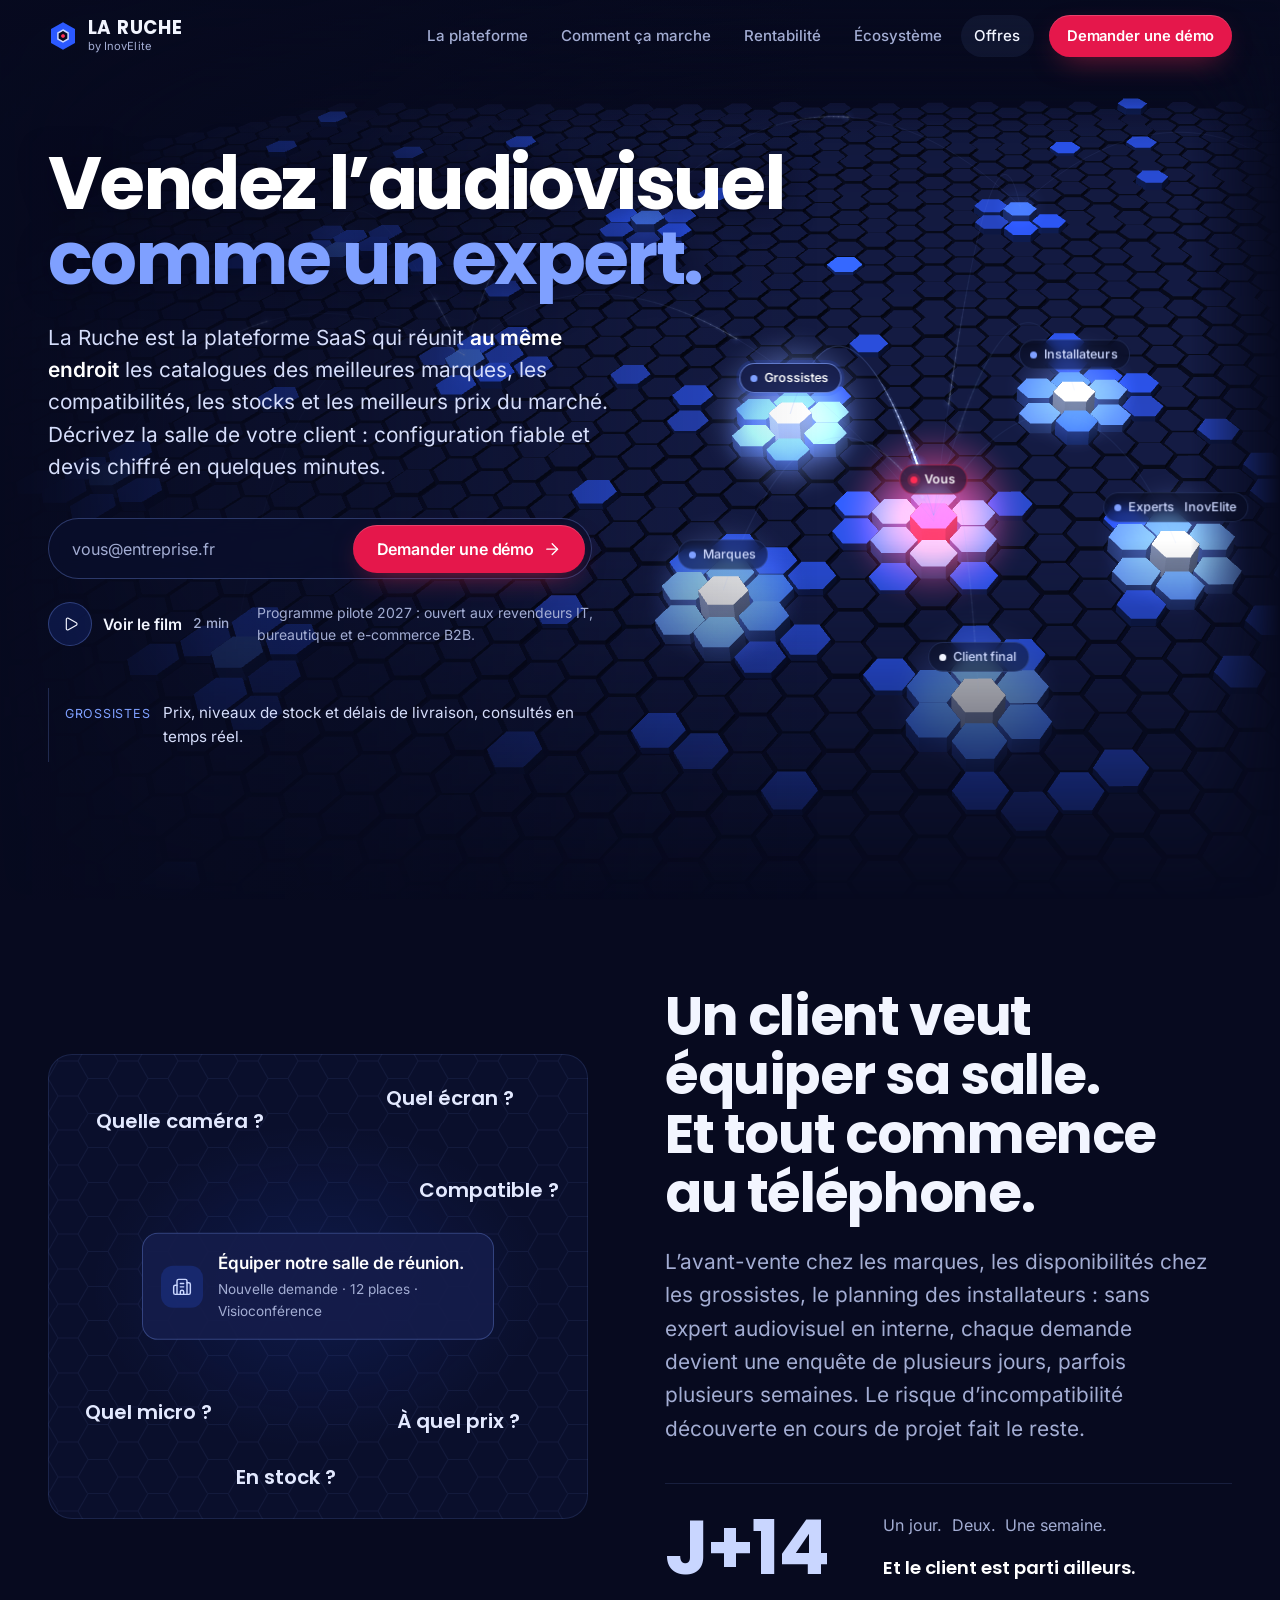
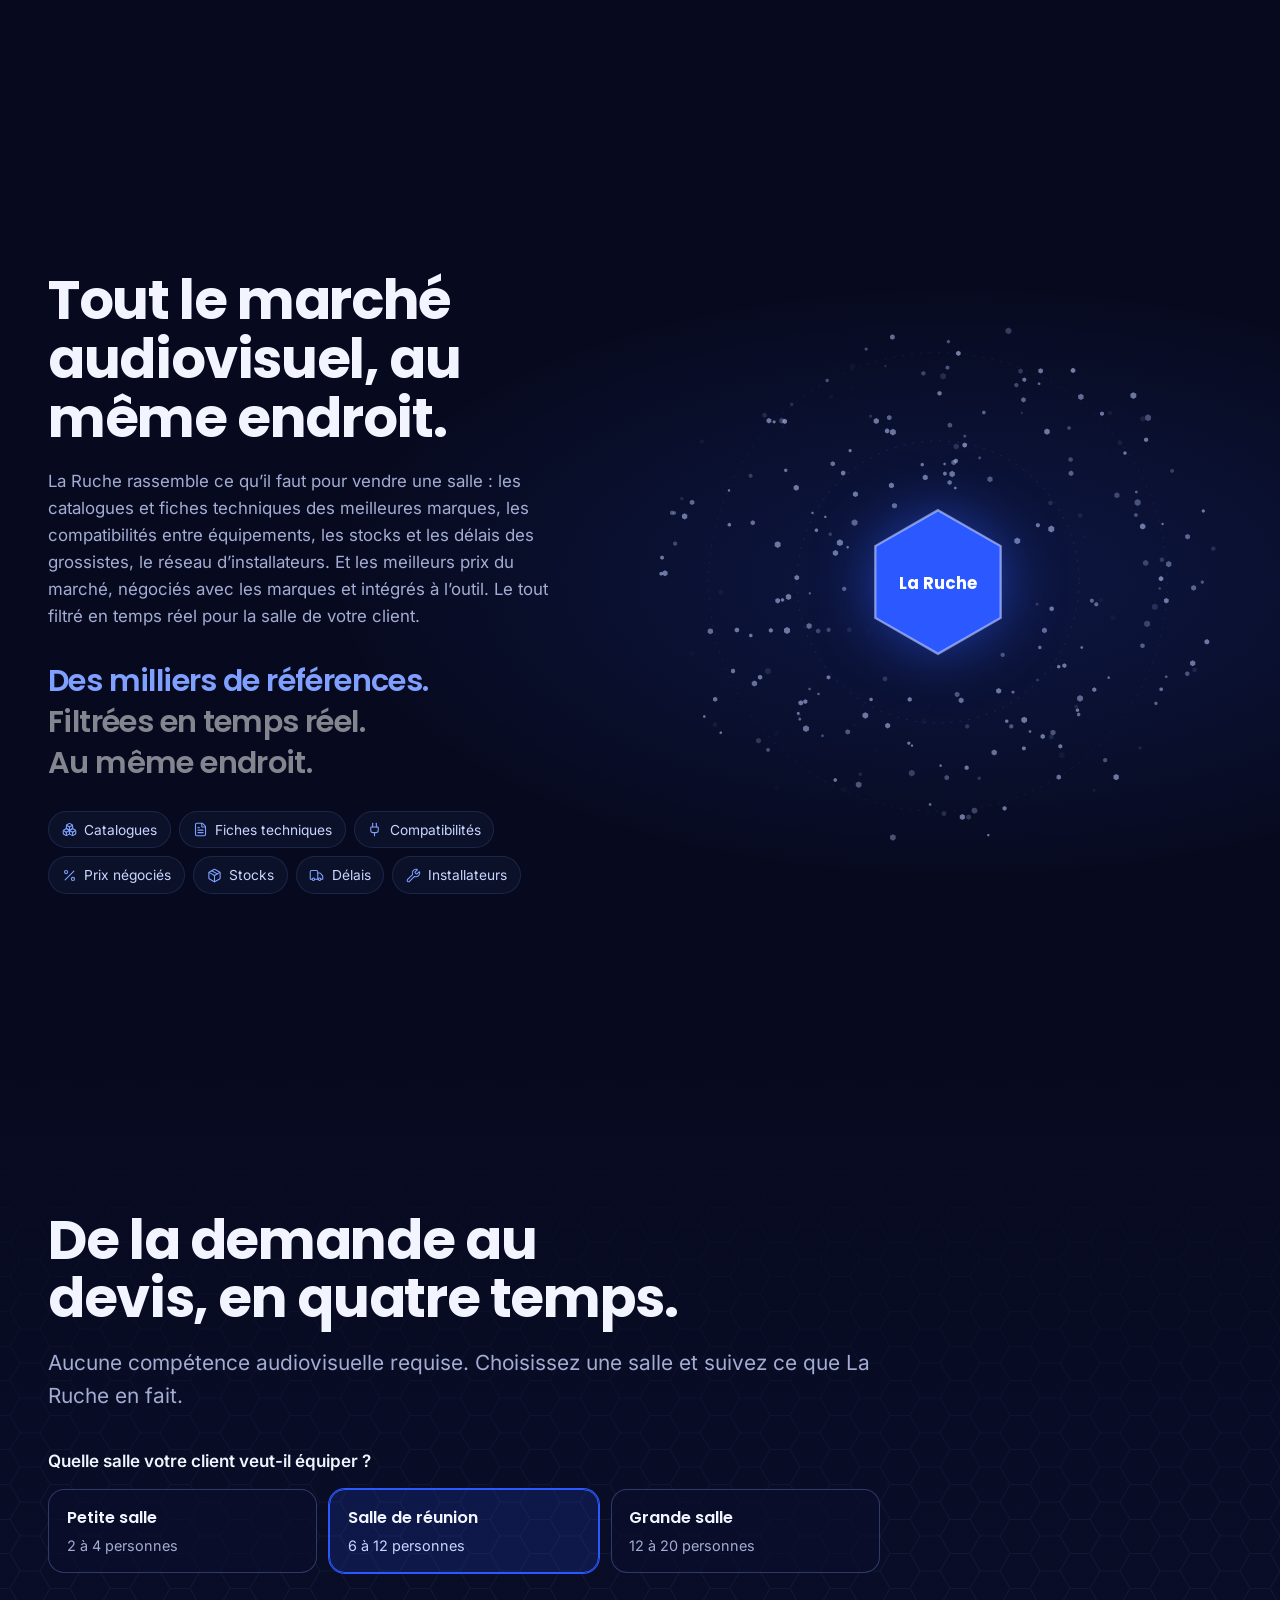
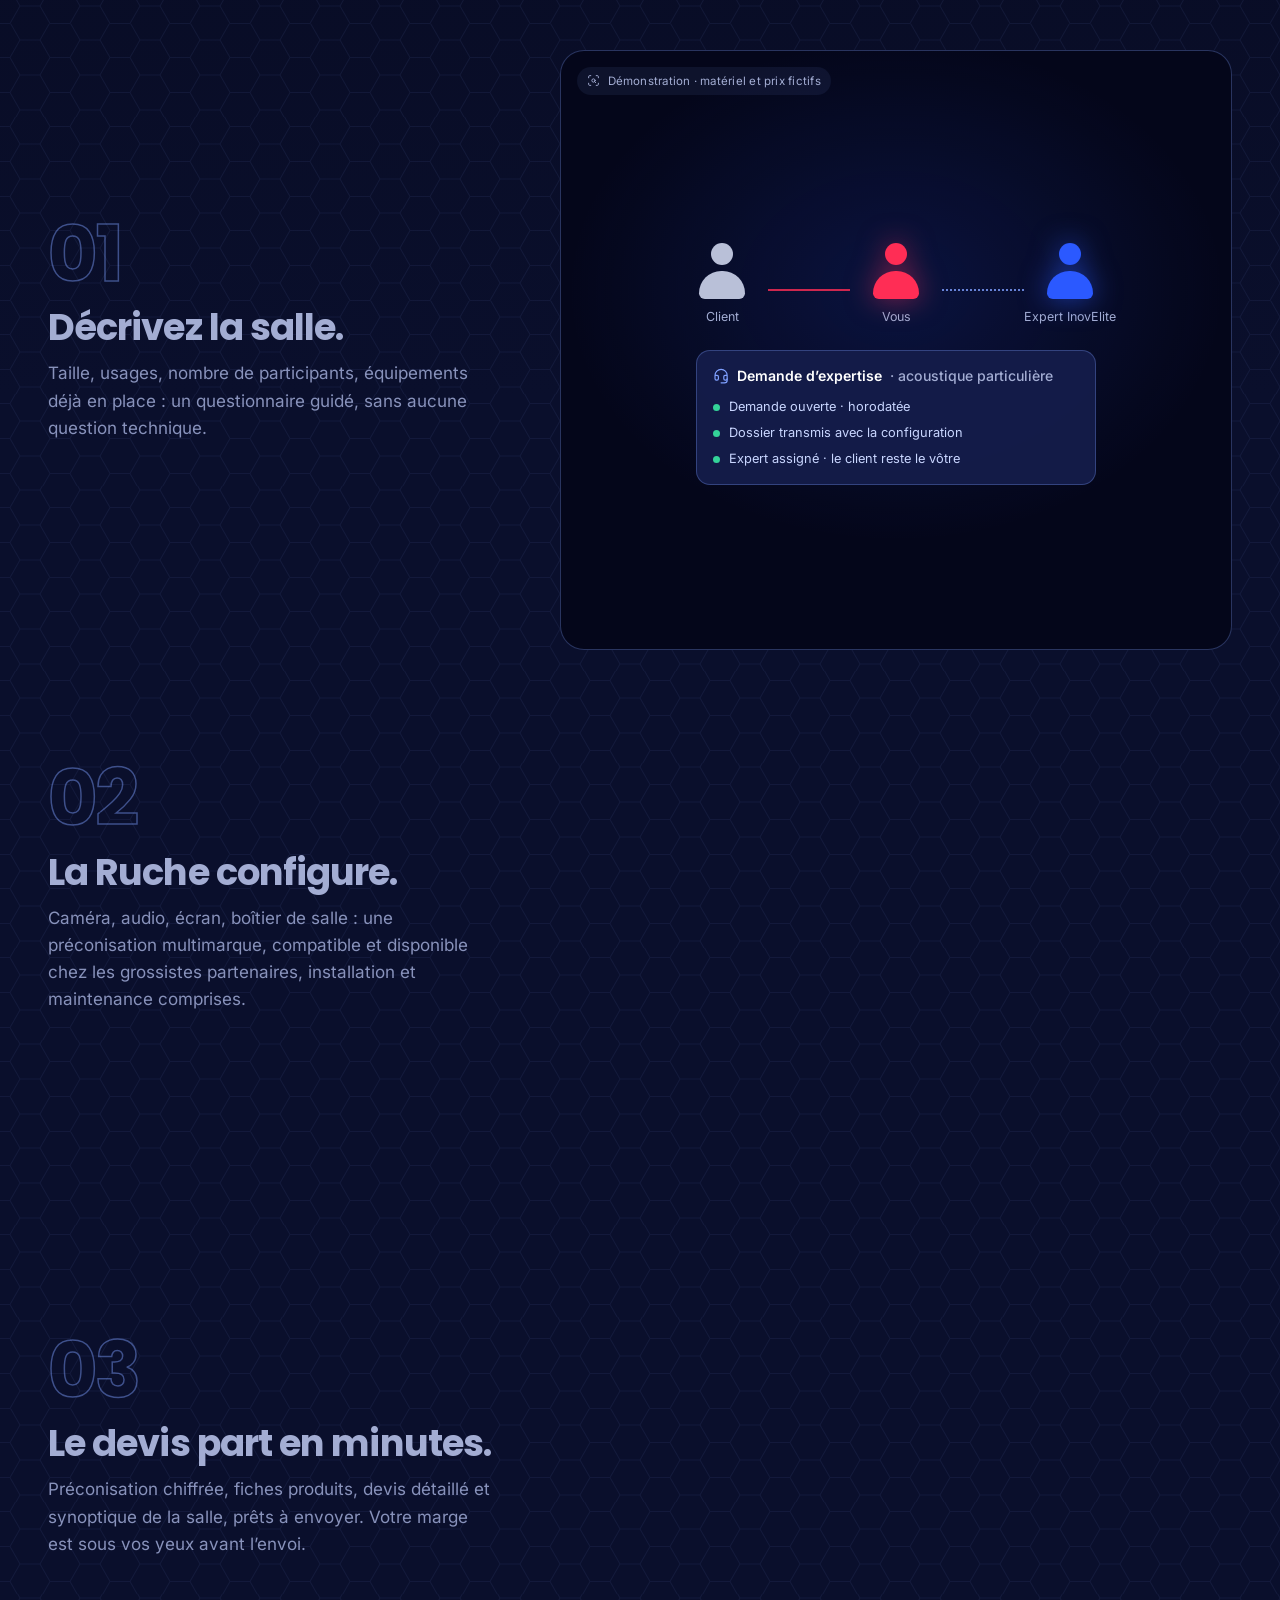
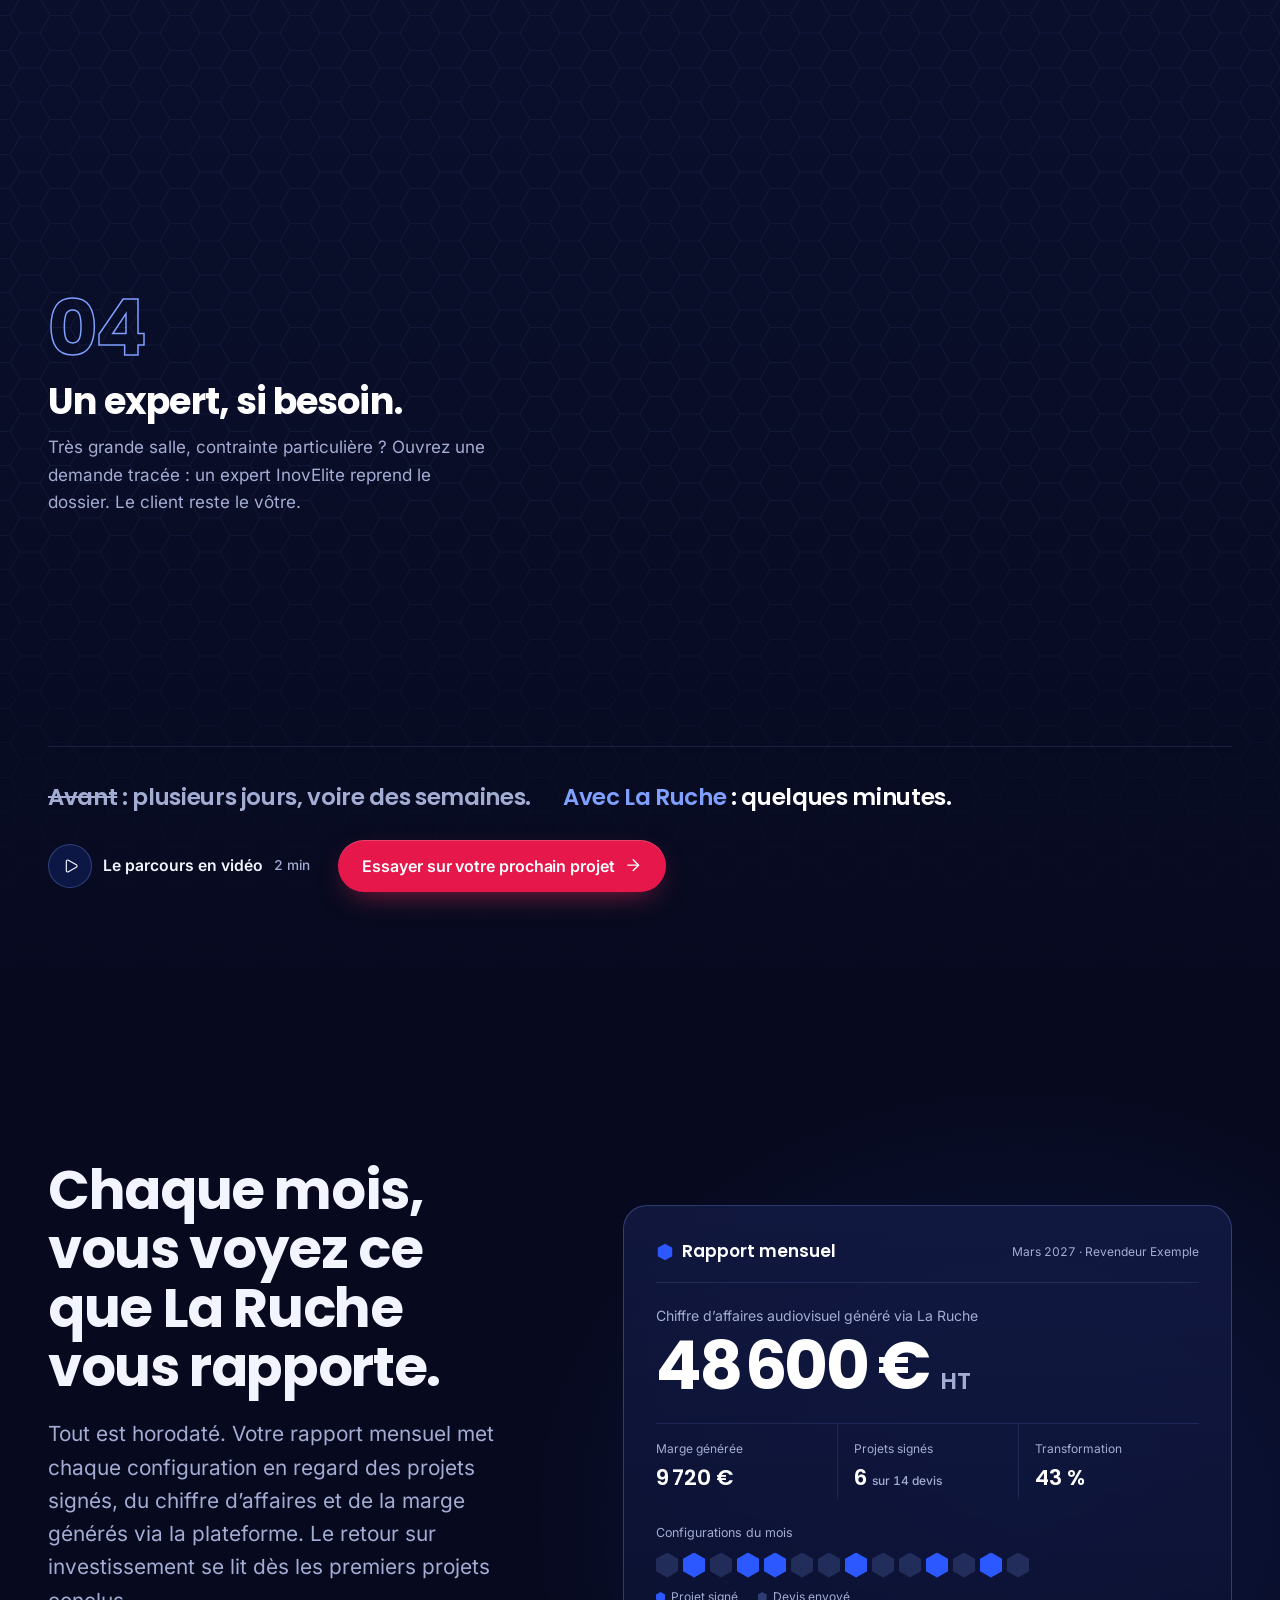
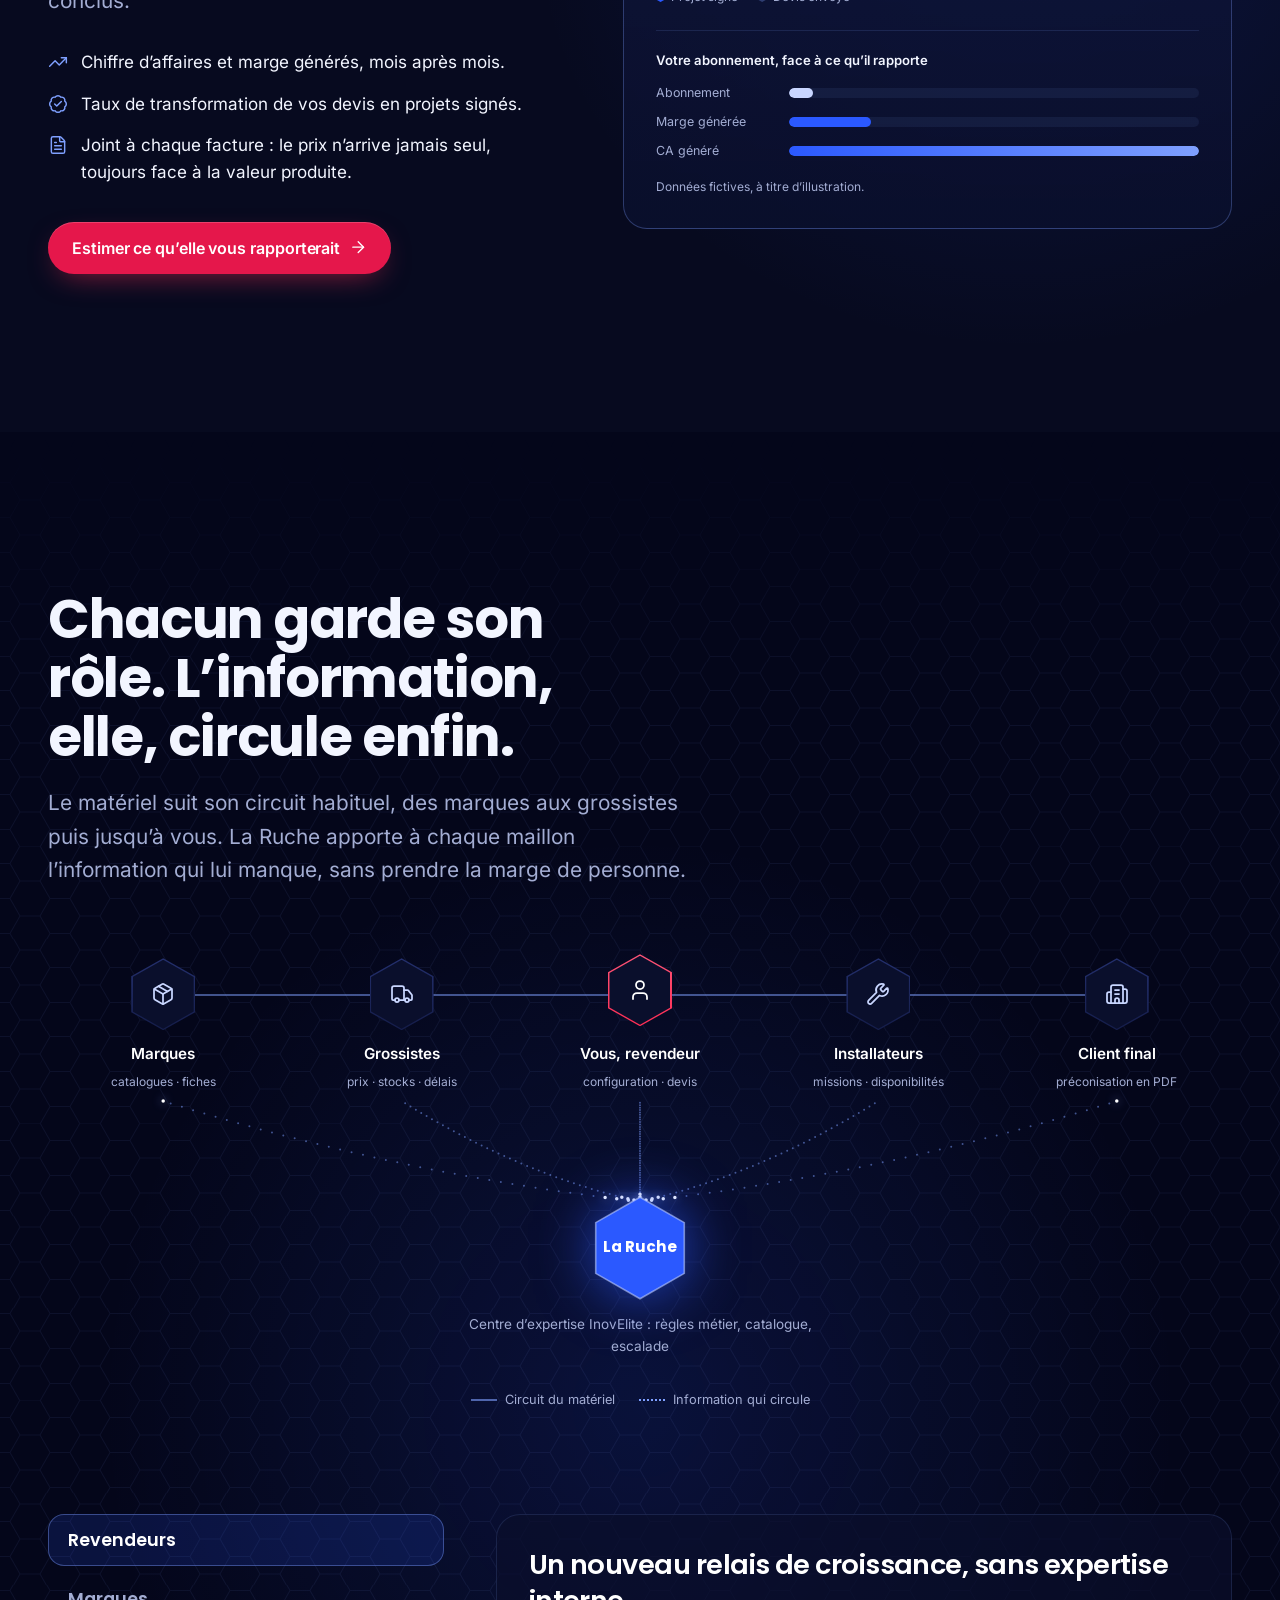
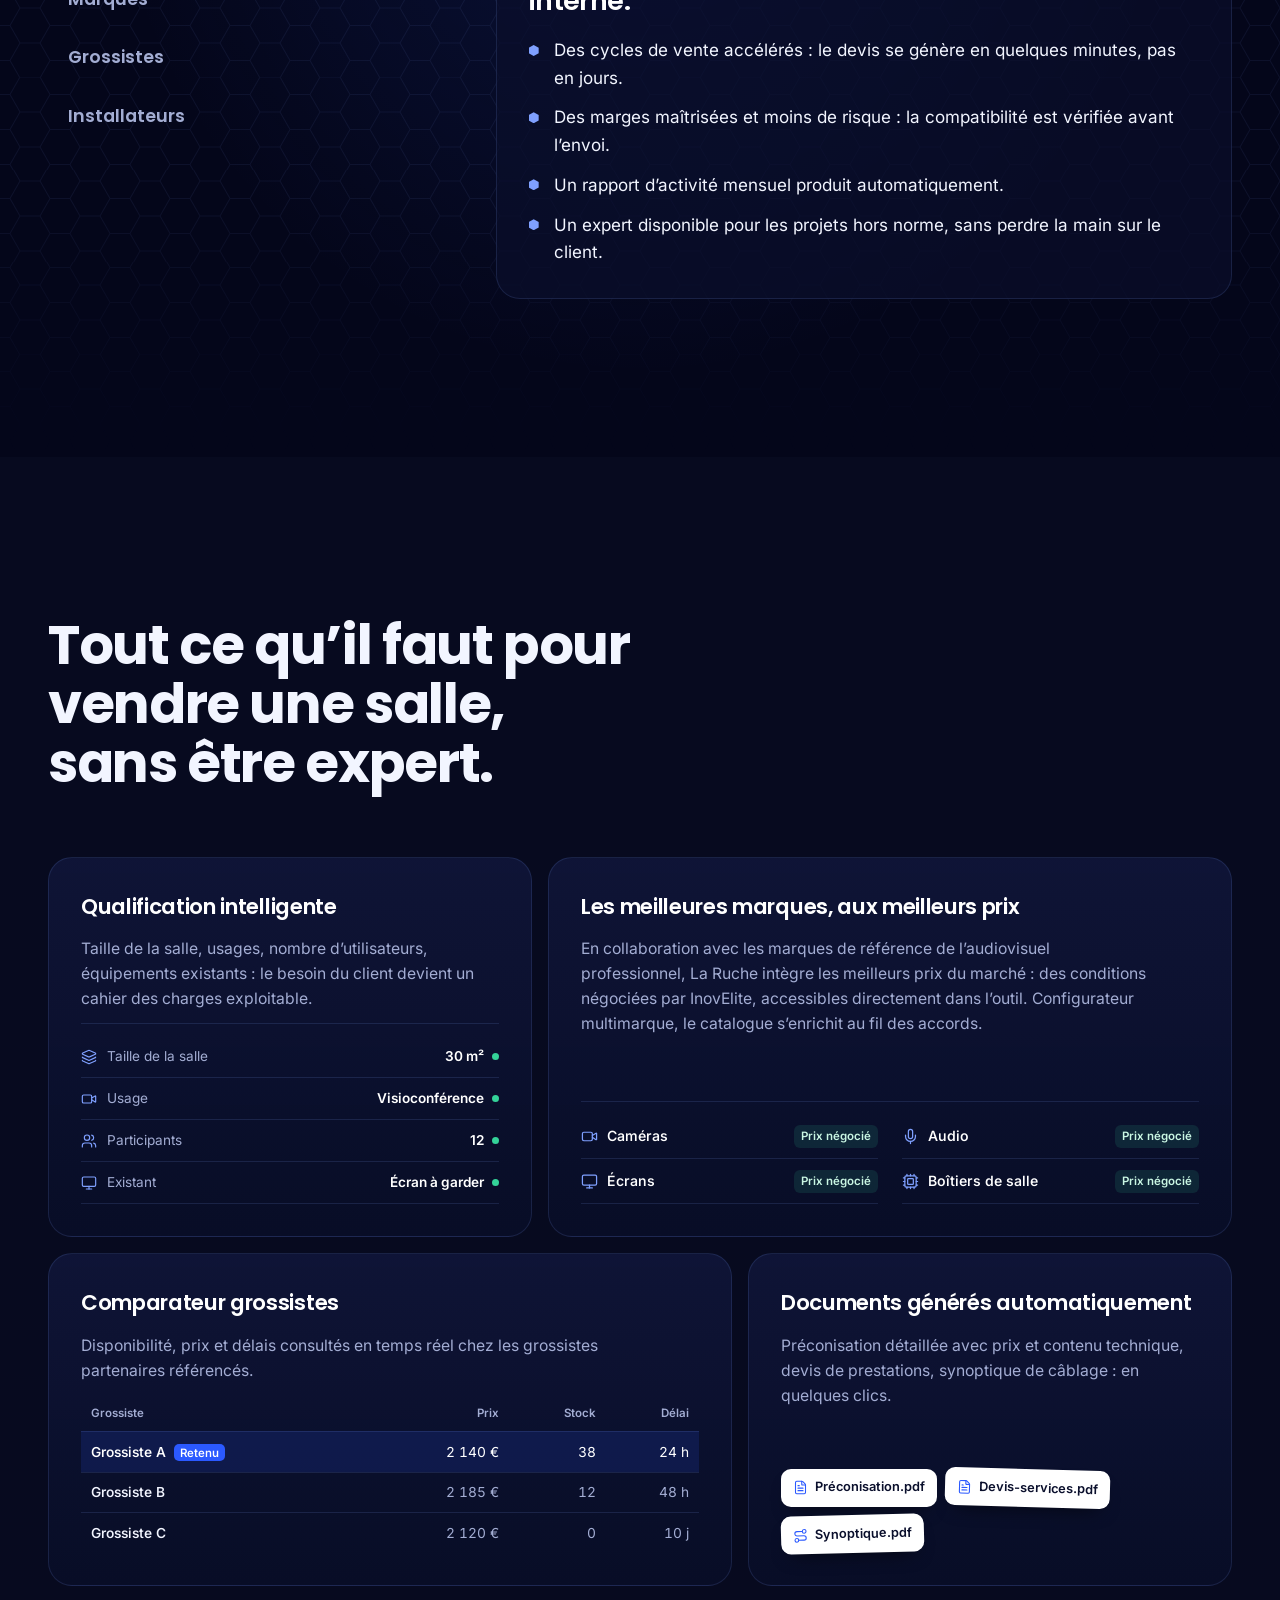
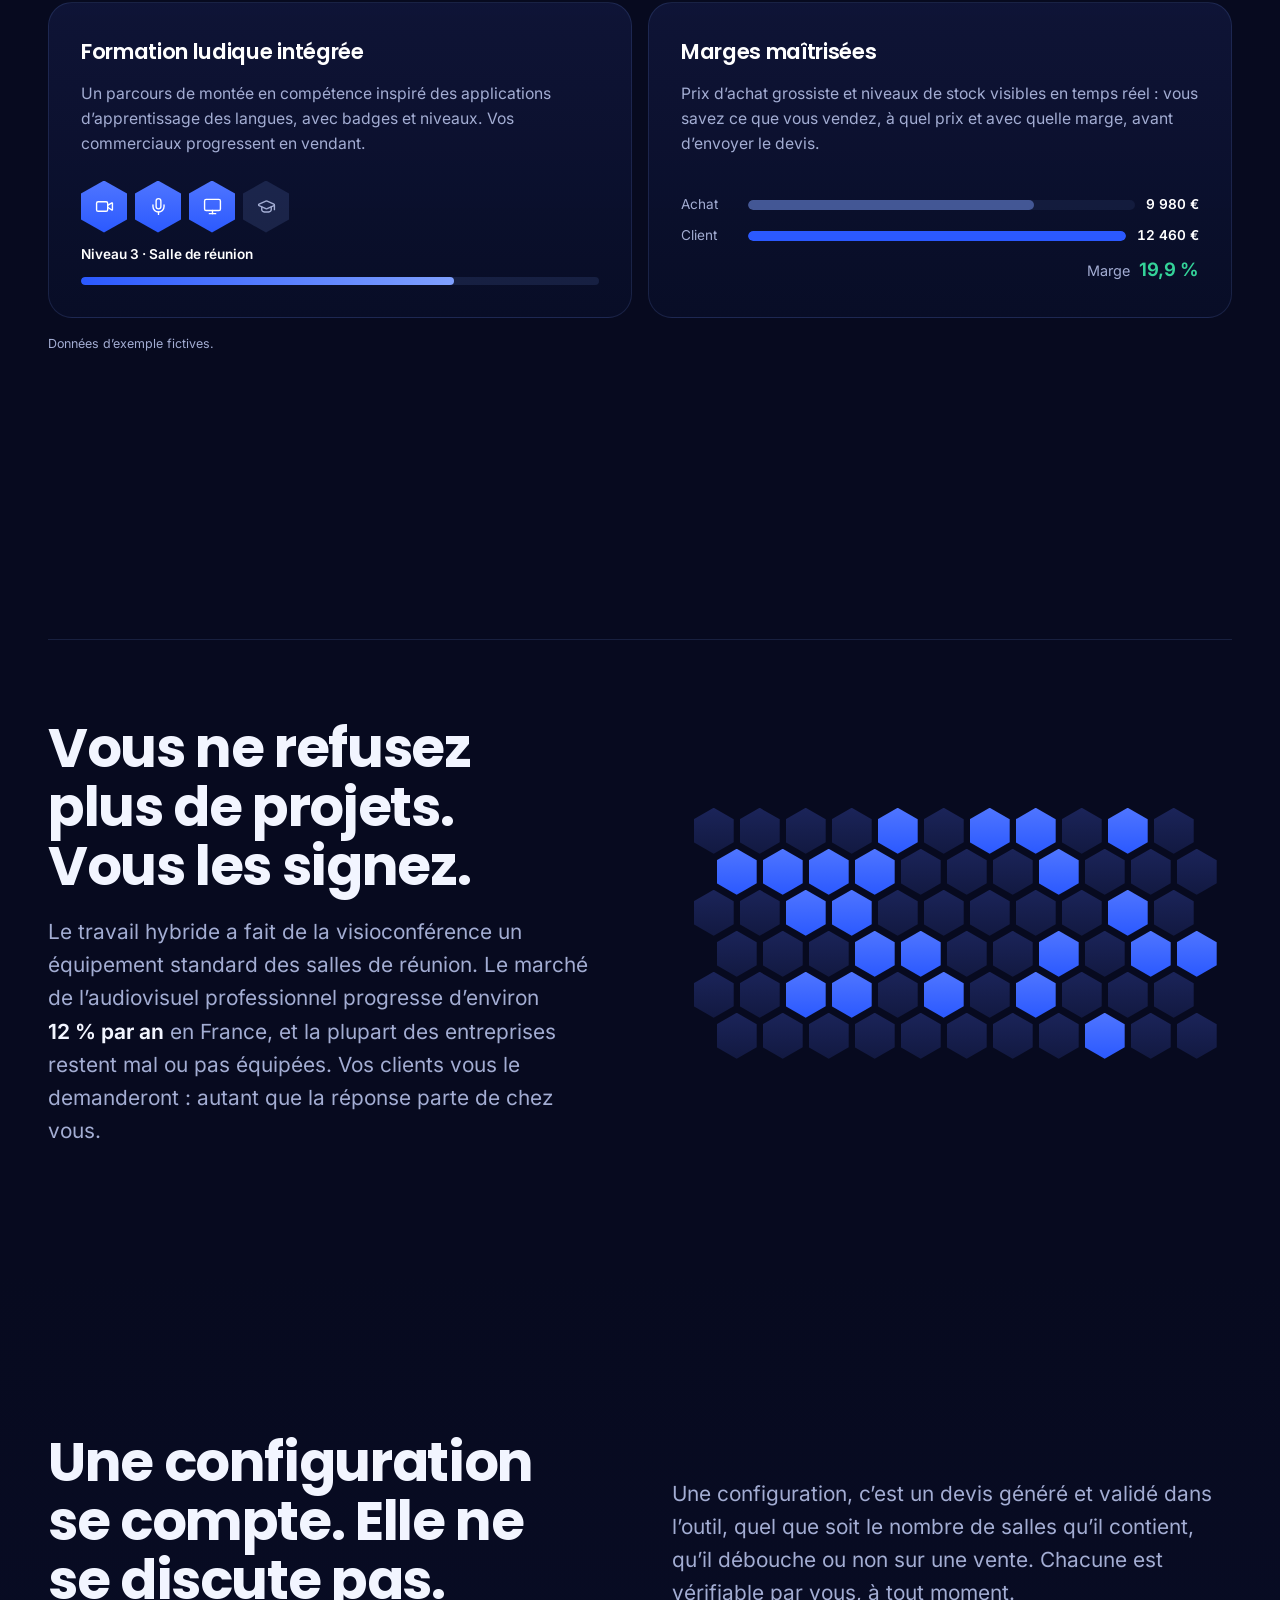
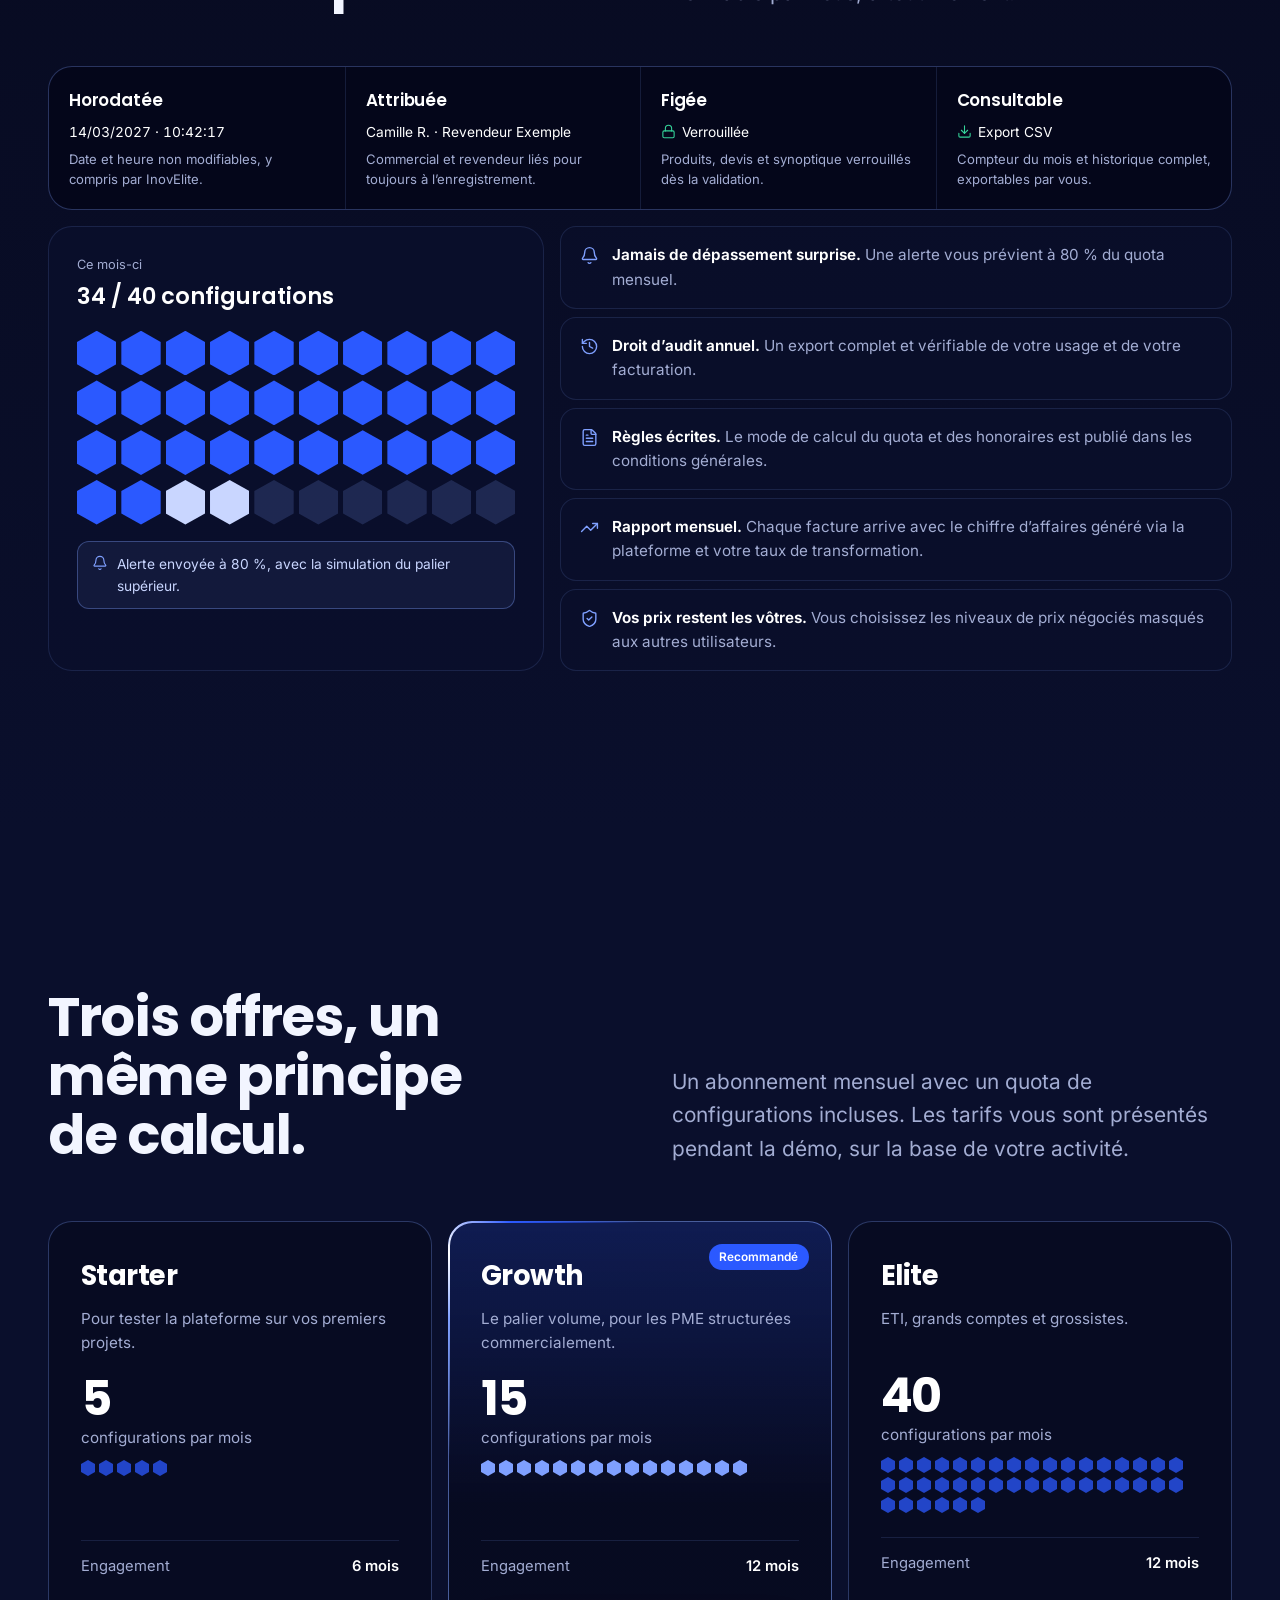
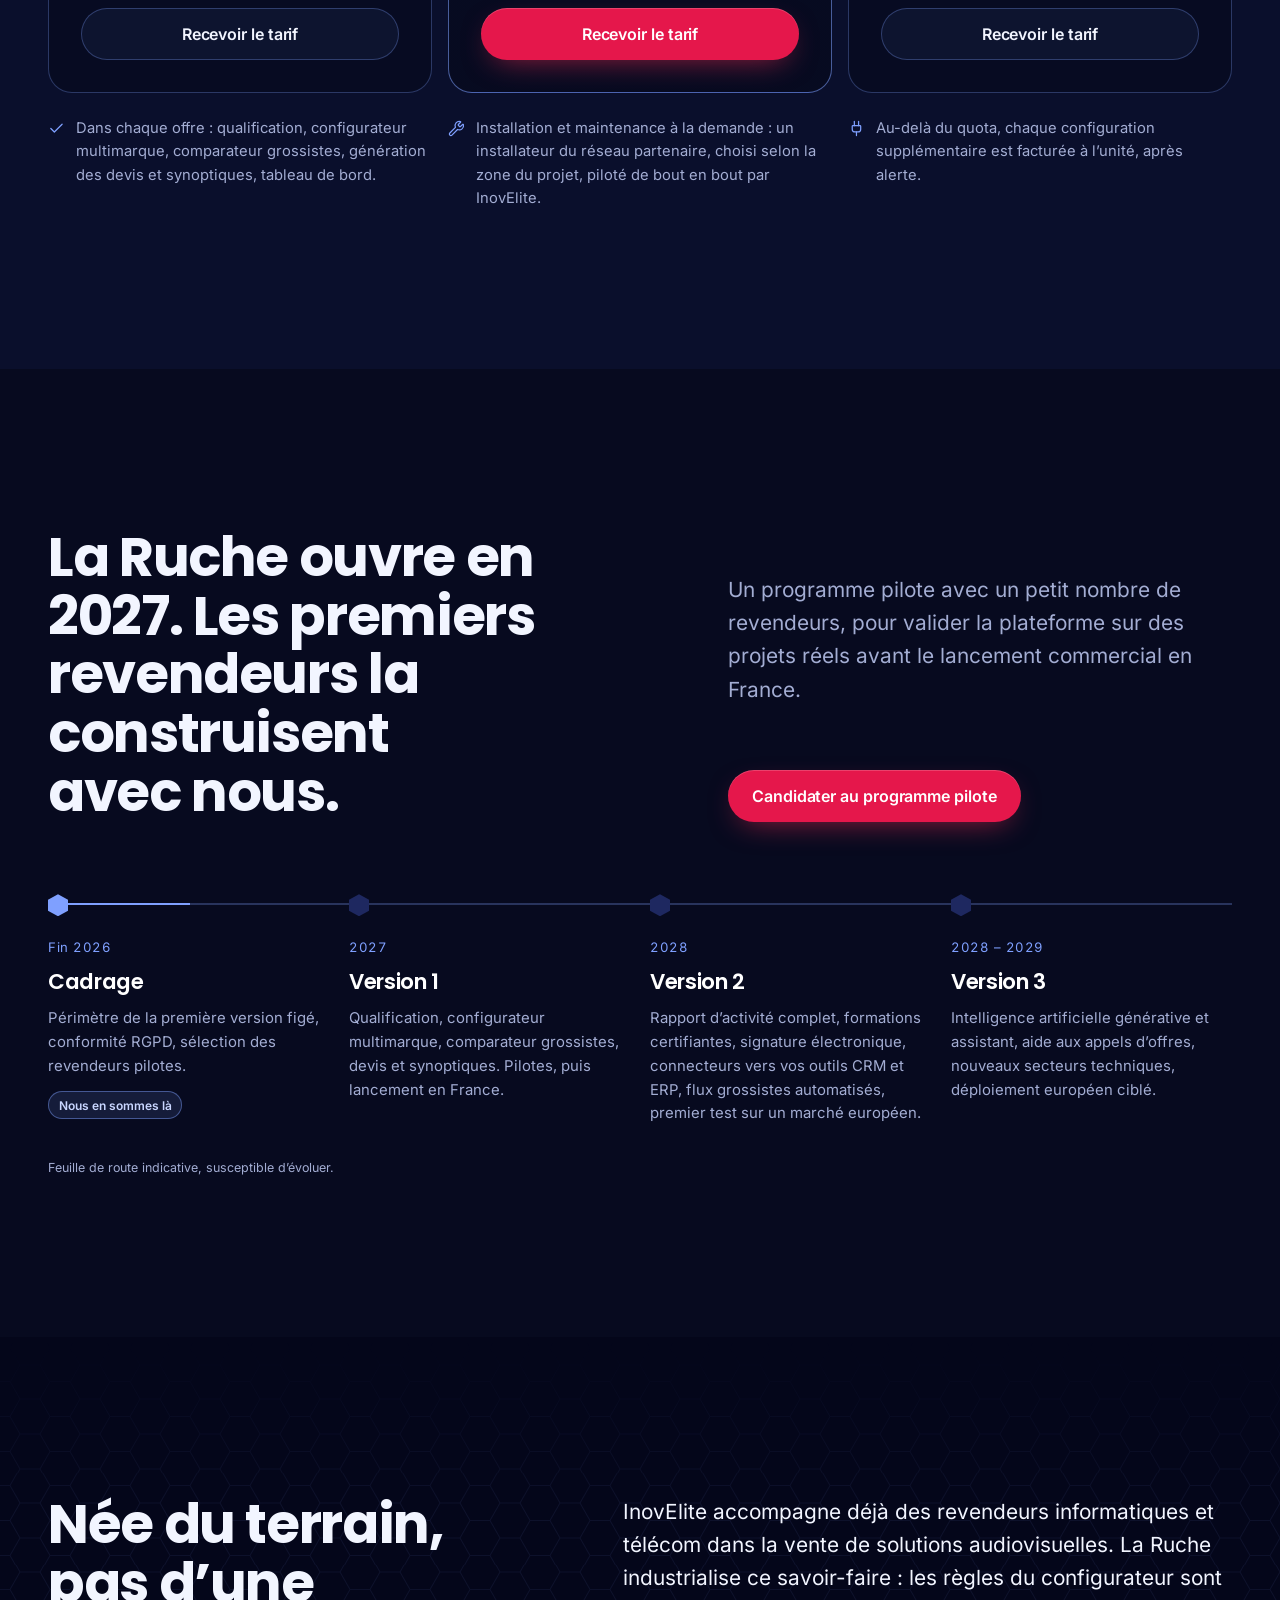
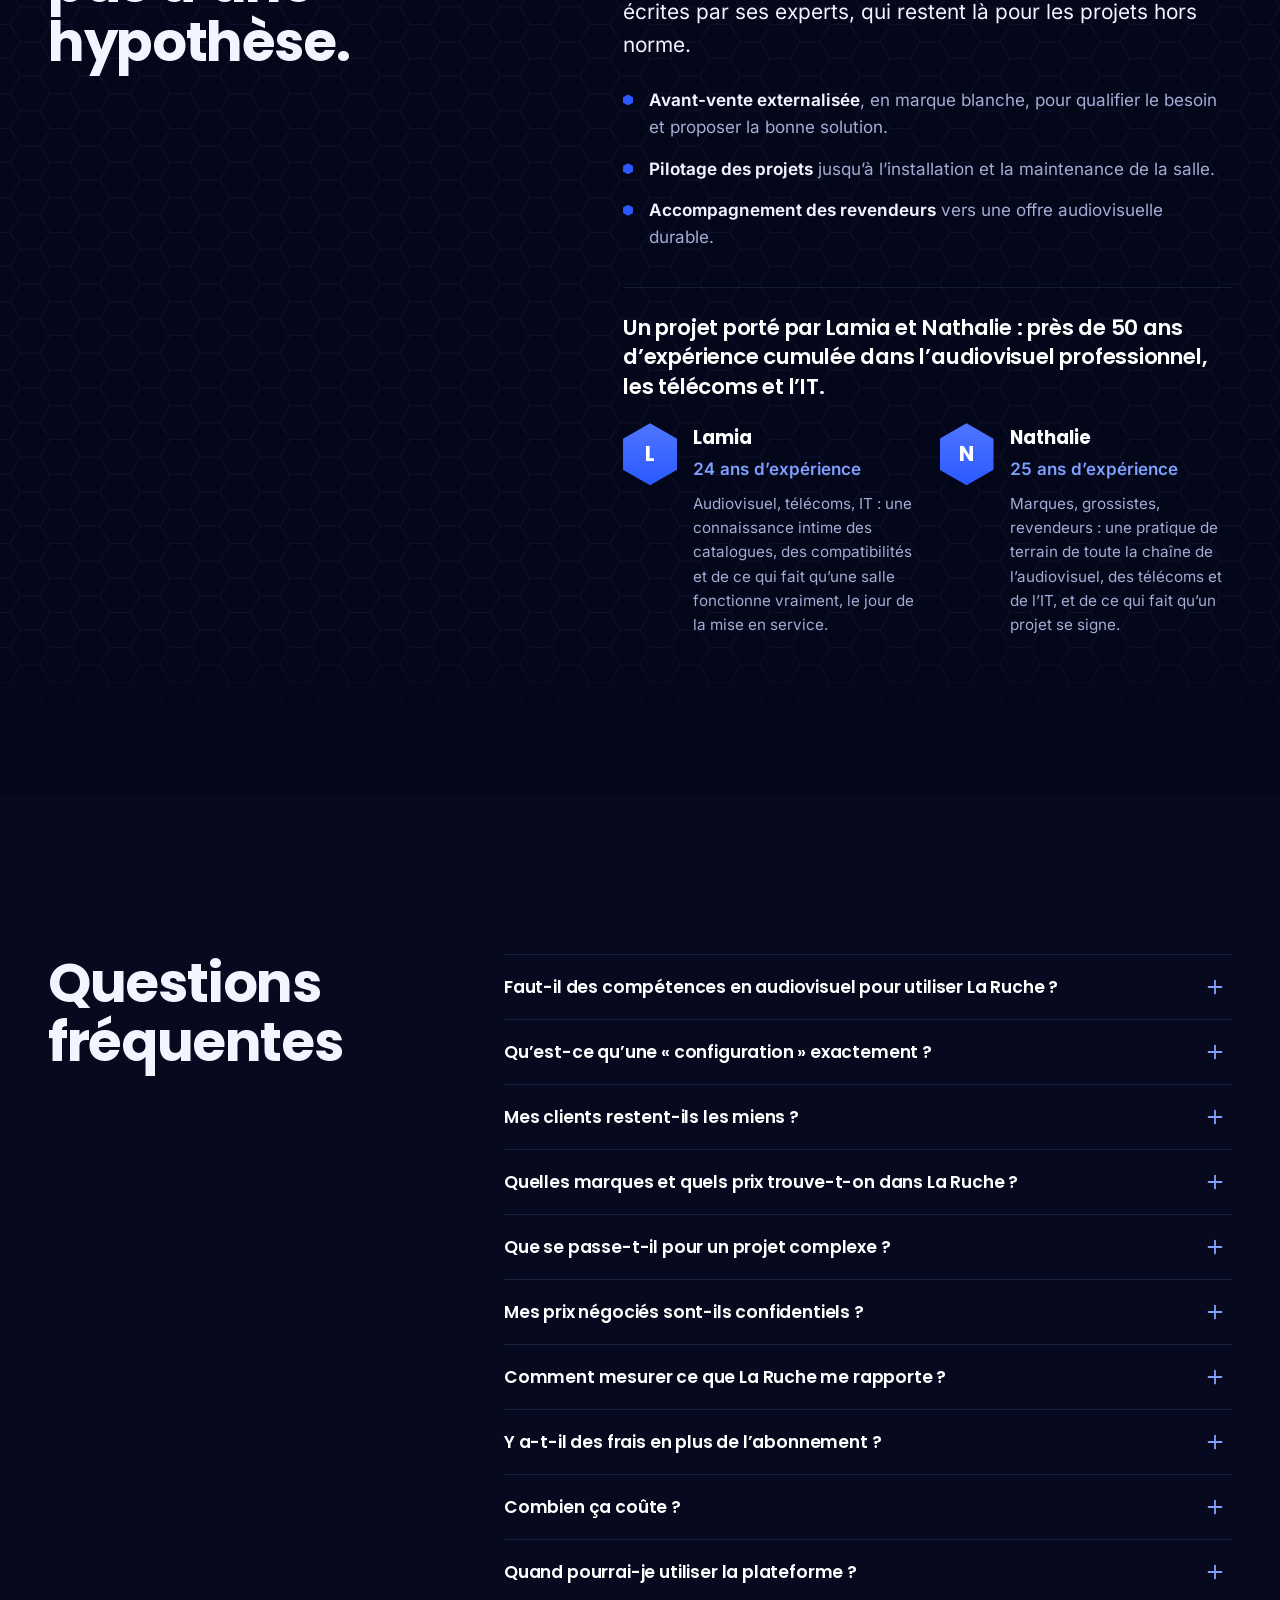
<file: index.html>
<!doctype html>
<html lang="fr">
<head>
  <meta charset="utf-8">
  <meta name="viewport" content="width=device-width, initial-scale=1">
  <title>La Ruche by InovElite</title>
  <meta name="robots" content="noindex">
  <meta name="description" content="La Ruche réunit catalogues, compatibilités, stocks et meilleurs prix du marché audiovisuel. Décrivez la salle de votre client : configuration fiable et devis chiffré en quelques minutes.">
  <meta property="og:type" content="website">
  <meta property="og:locale" content="fr_FR">
  <meta property="og:site_name" content="La Ruche by InovElite">
  <meta property="og:title" content="La Ruche by InovElite · Vendez l’audiovisuel comme un expert">
  <meta property="og:description" content="Catalogues, compatibilités, stocks et meilleurs prix réunis au même endroit. La configuration et le devis de la salle de votre client, en quelques minutes.">
  <meta property="og:url" content="https://sofianmrn.github.io/RucheSite/">
  <meta property="og:image" content="https://sofianmrn.github.io/RucheSite/assets/img/og-la-ruche.jpg">
  <meta property="og:image:width" content="1200">
  <meta property="og:image:height" content="630">
  <meta name="twitter:card" content="summary_large_image">
  <link rel="icon" href="docs/favicon.svg" type="image/svg+xml">
  <!-- Filet de sécurité : si GitHub Pages publie la racine du dépôt plutôt que /docs, on renvoie vers le site. -->
  <meta http-equiv="refresh" content="0; url=./docs/">
  <script>location.replace('./docs/' + location.hash);</script>
</head>
<body style="background:#070a1f;color:#f2f5ff;font-family:system-ui,sans-serif">
  <p><a href="./docs/" style="color:#7fa0ff">La Ruche by InovElite</a></p>
</body>
</html>
</file>
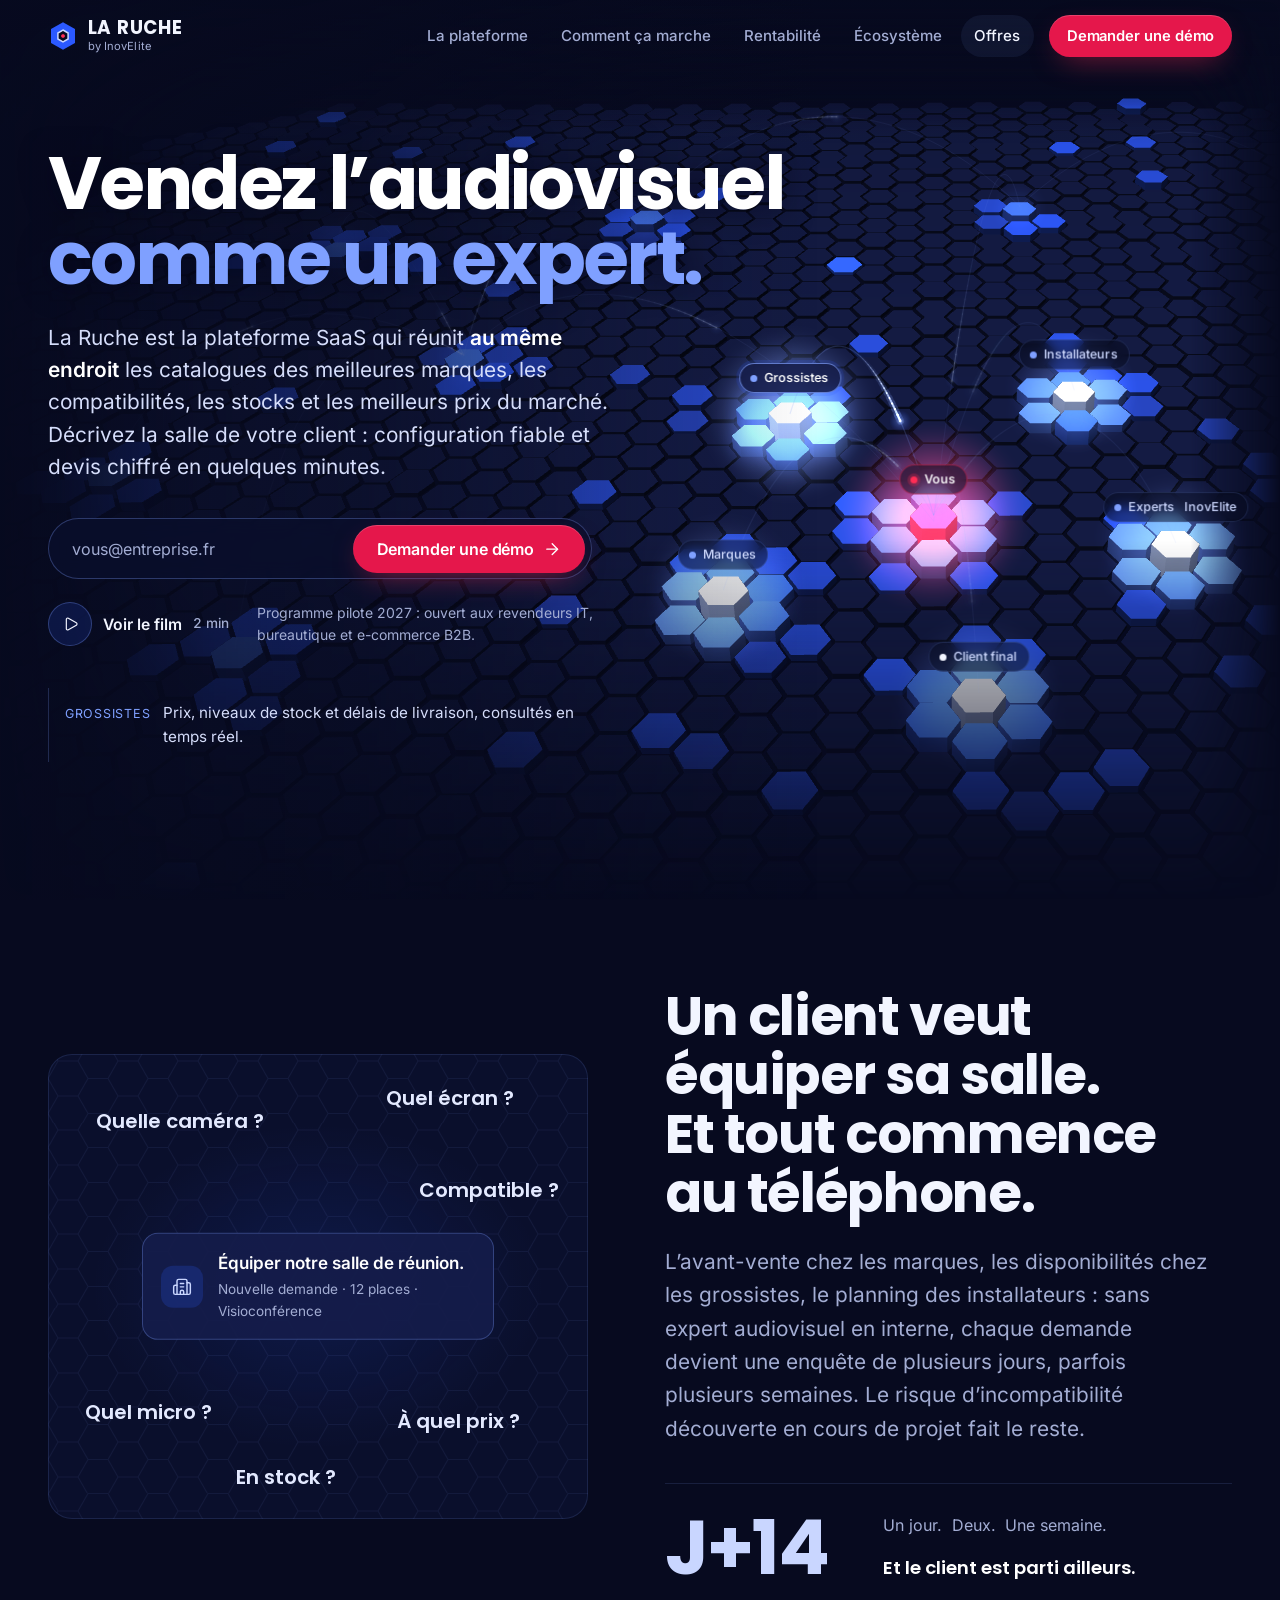
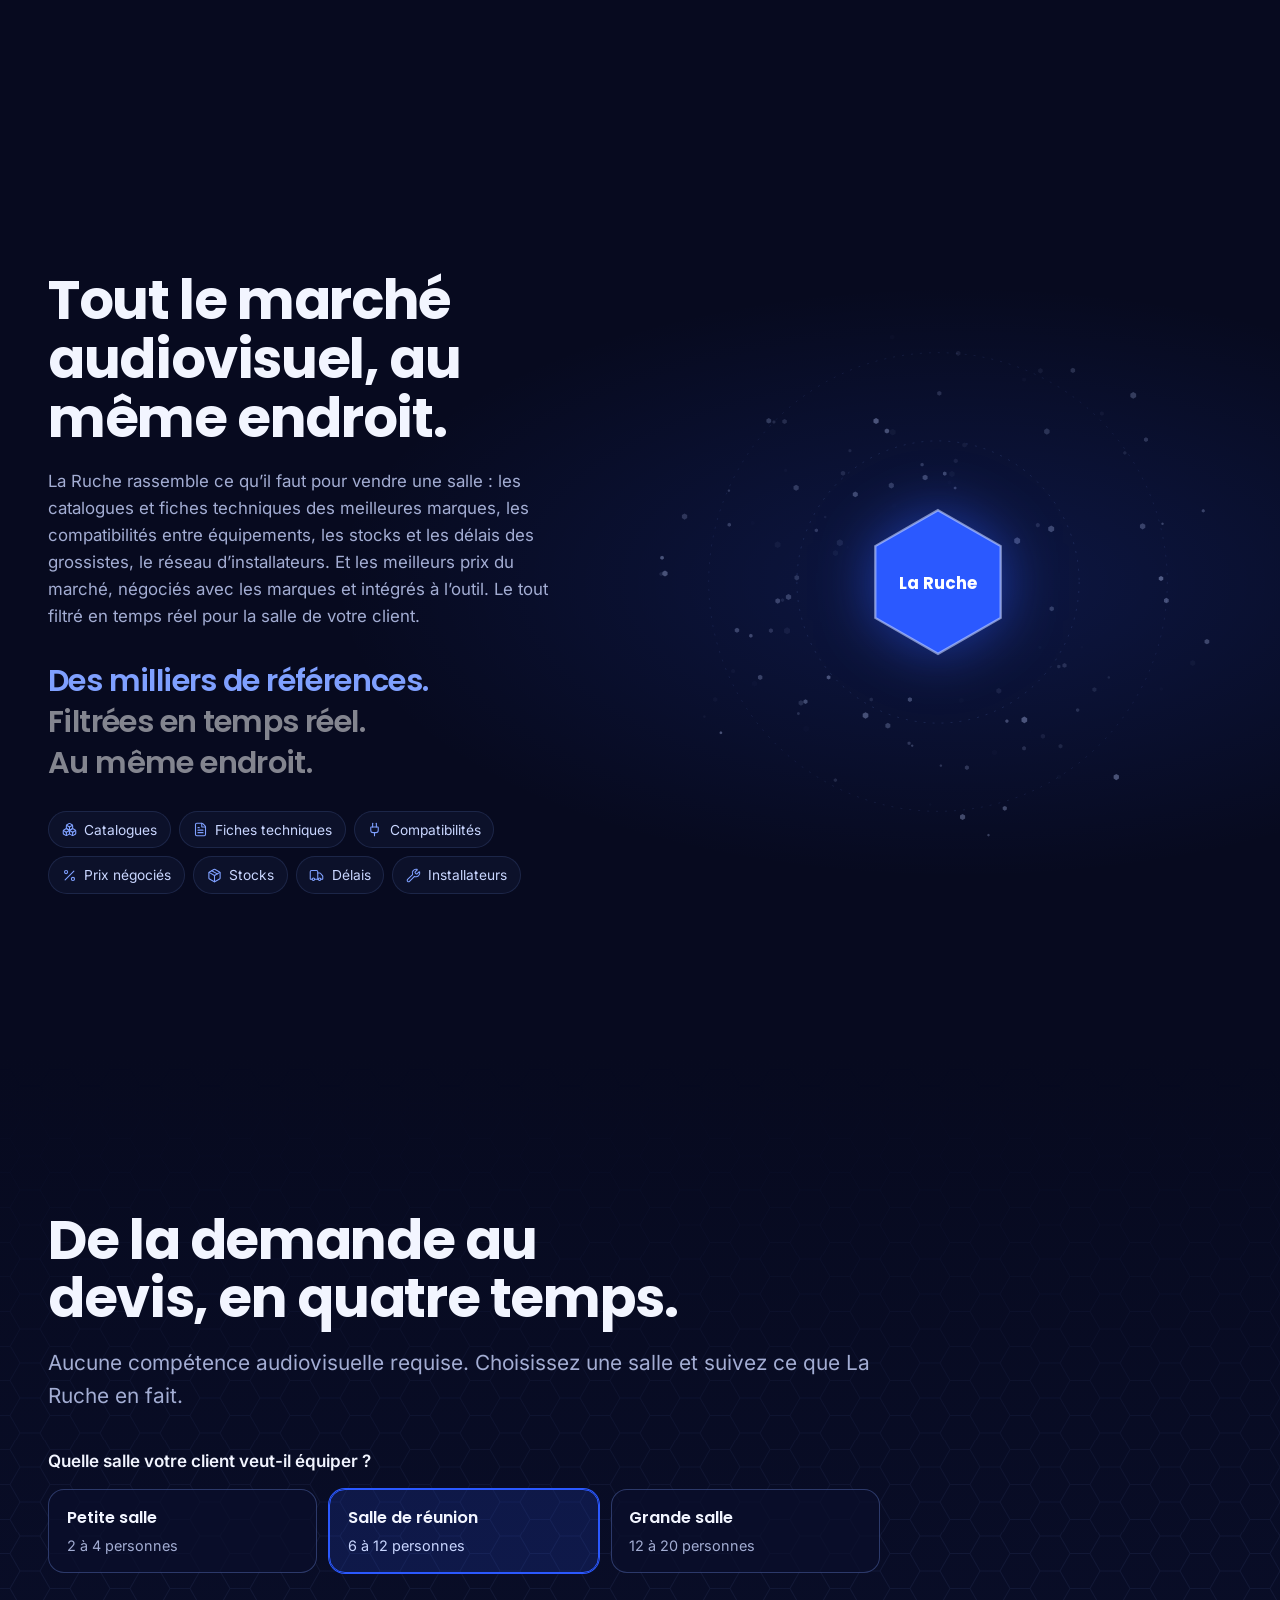
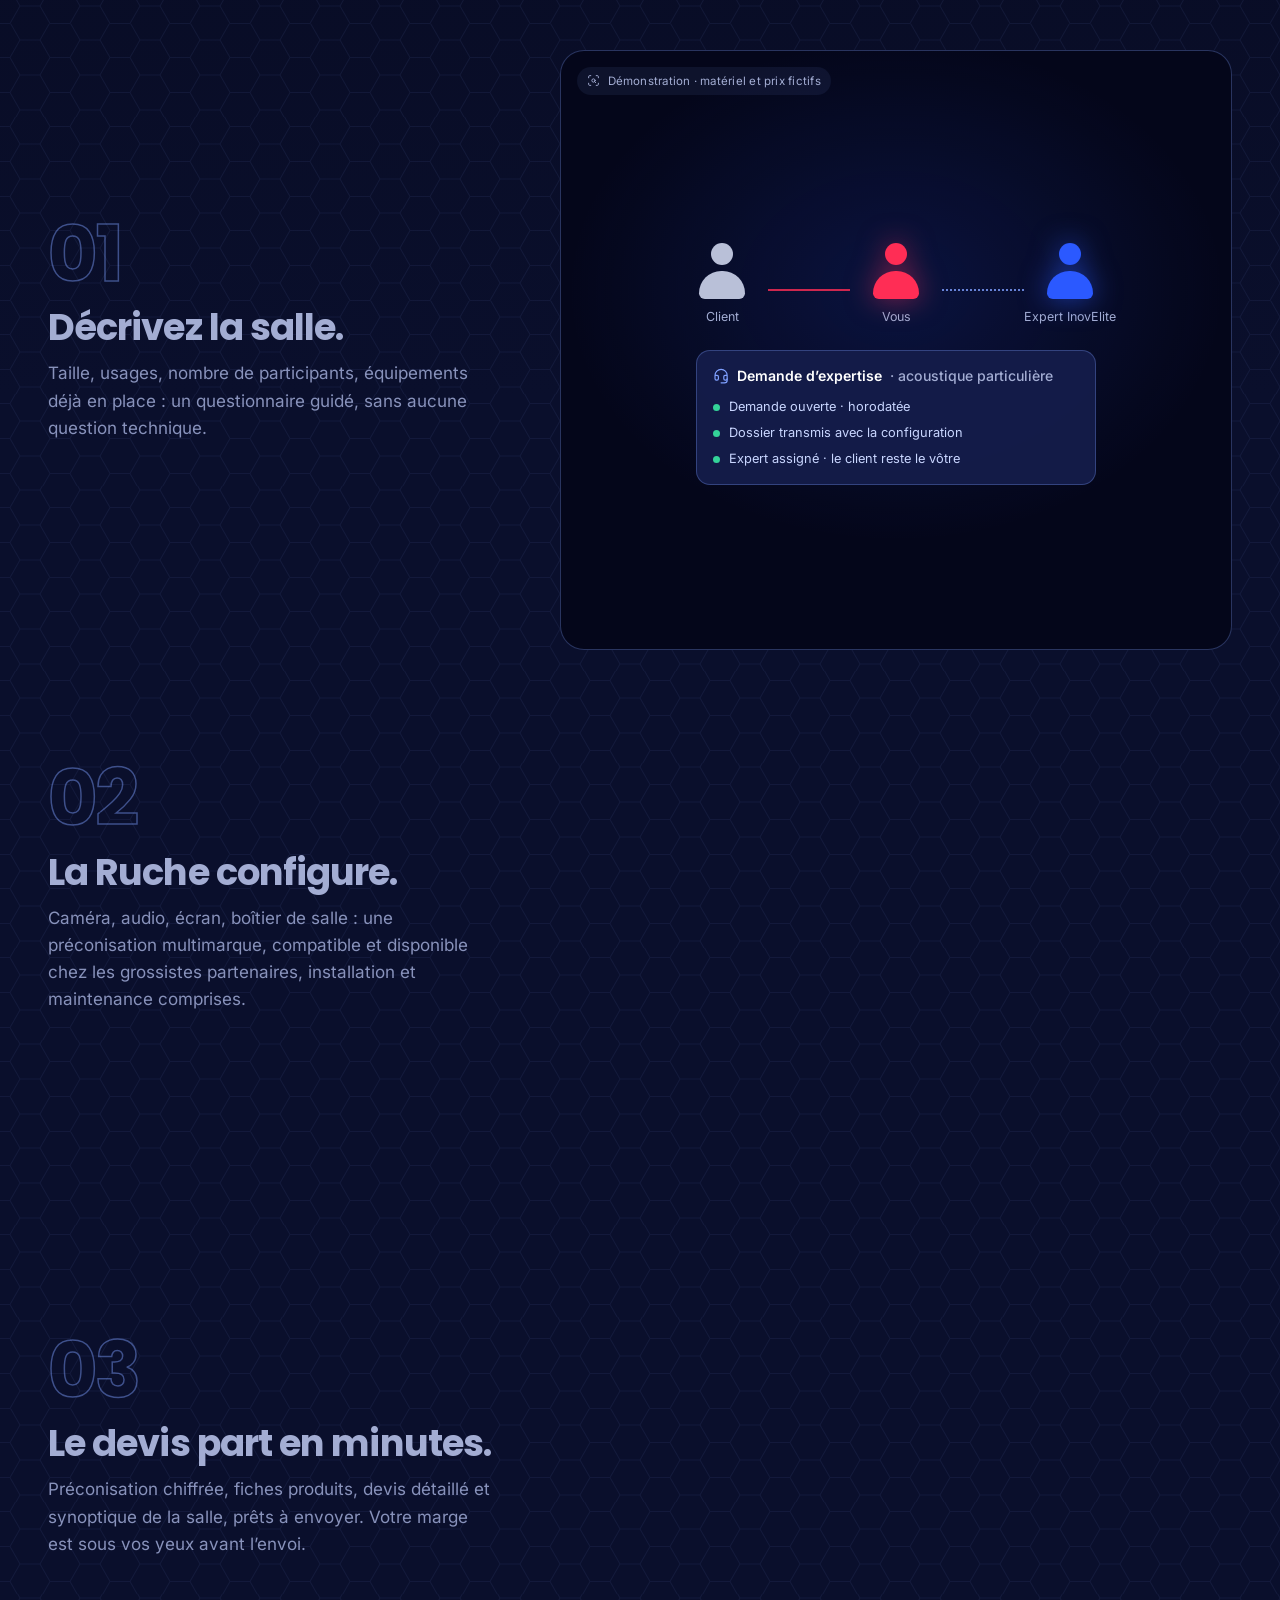
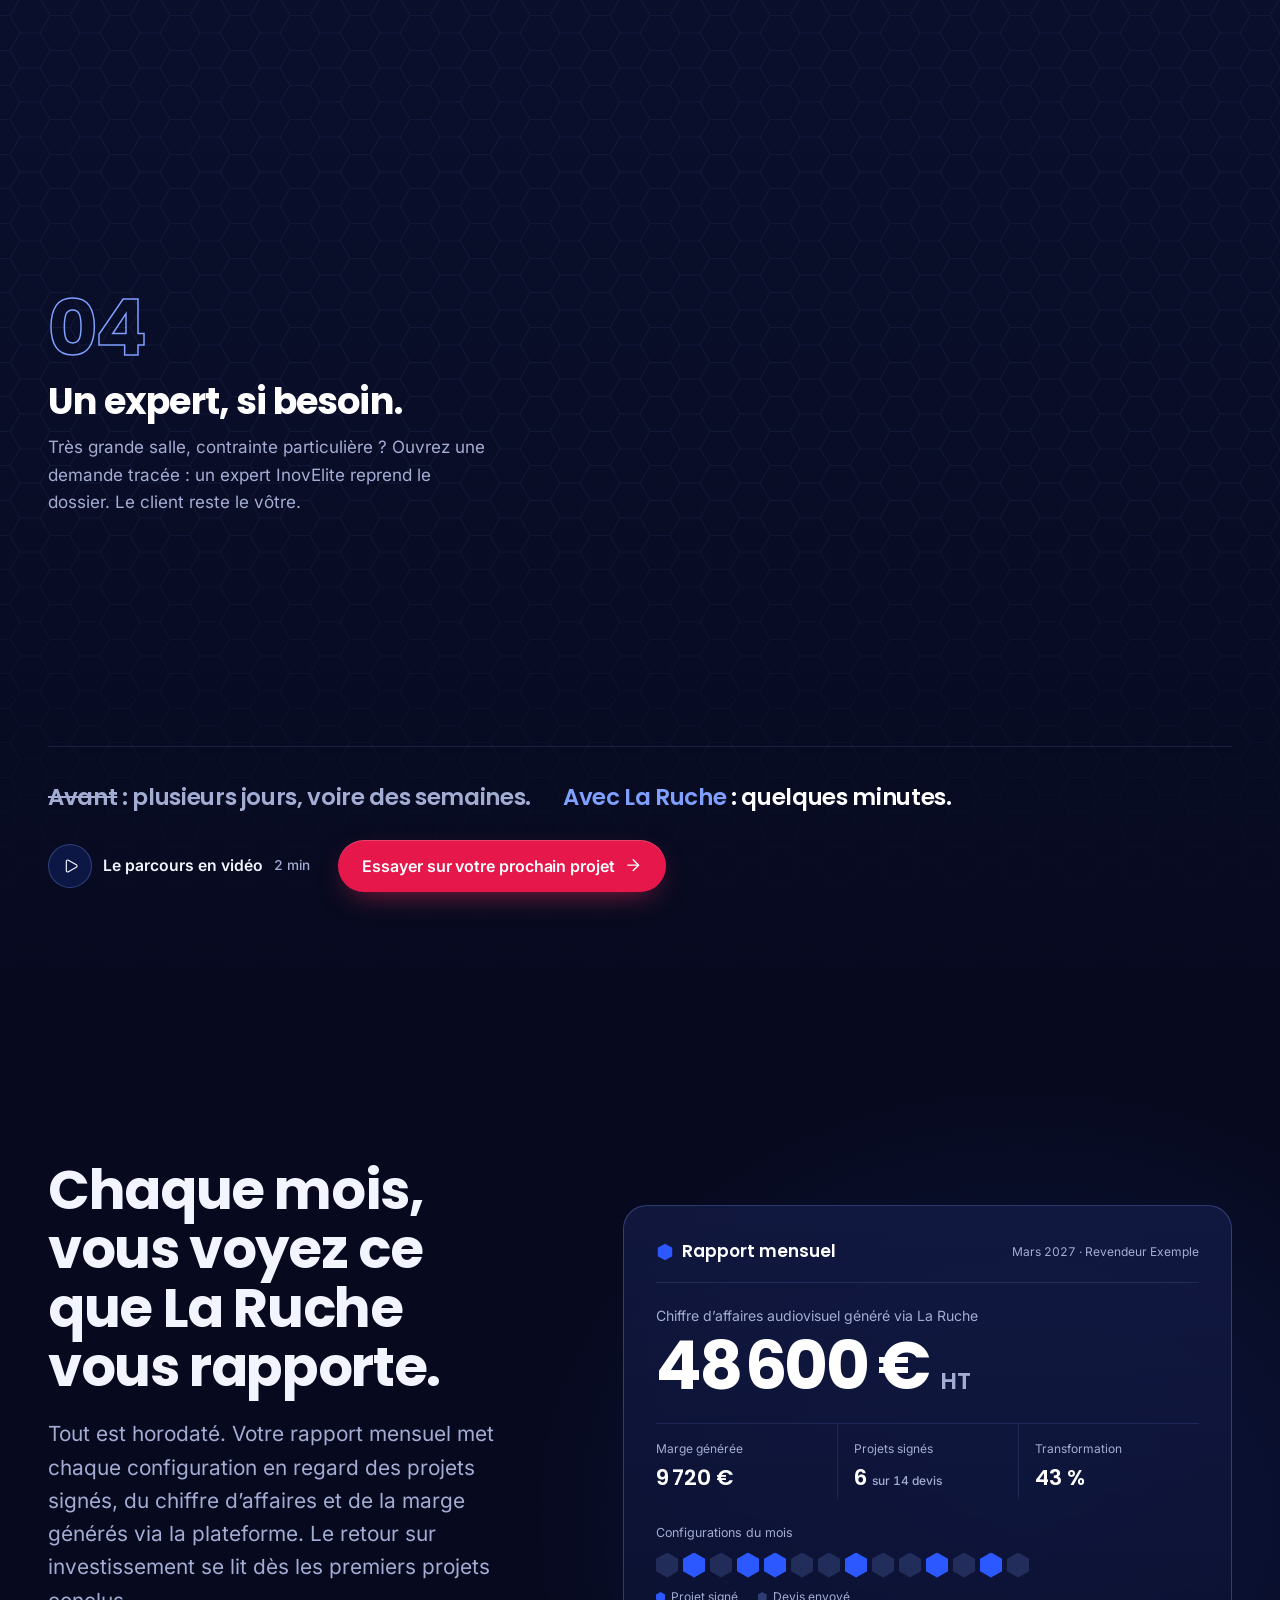
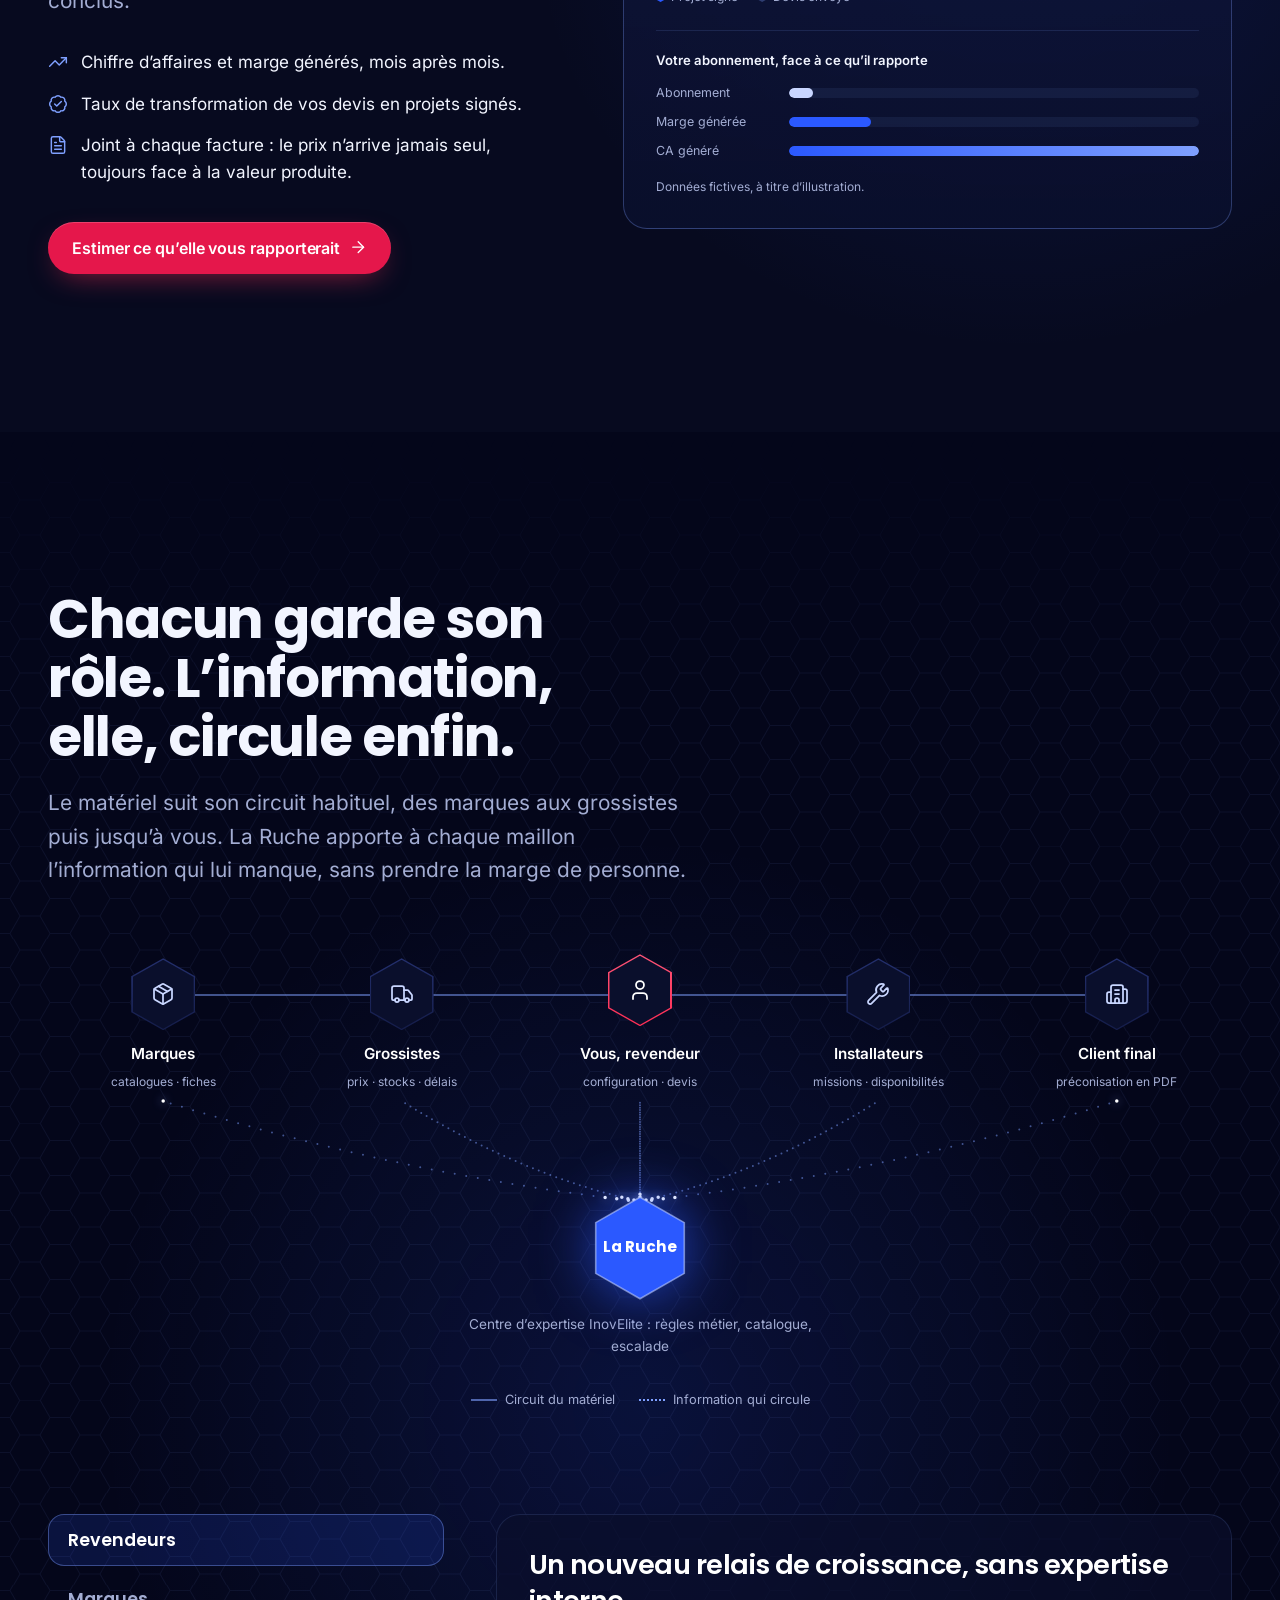
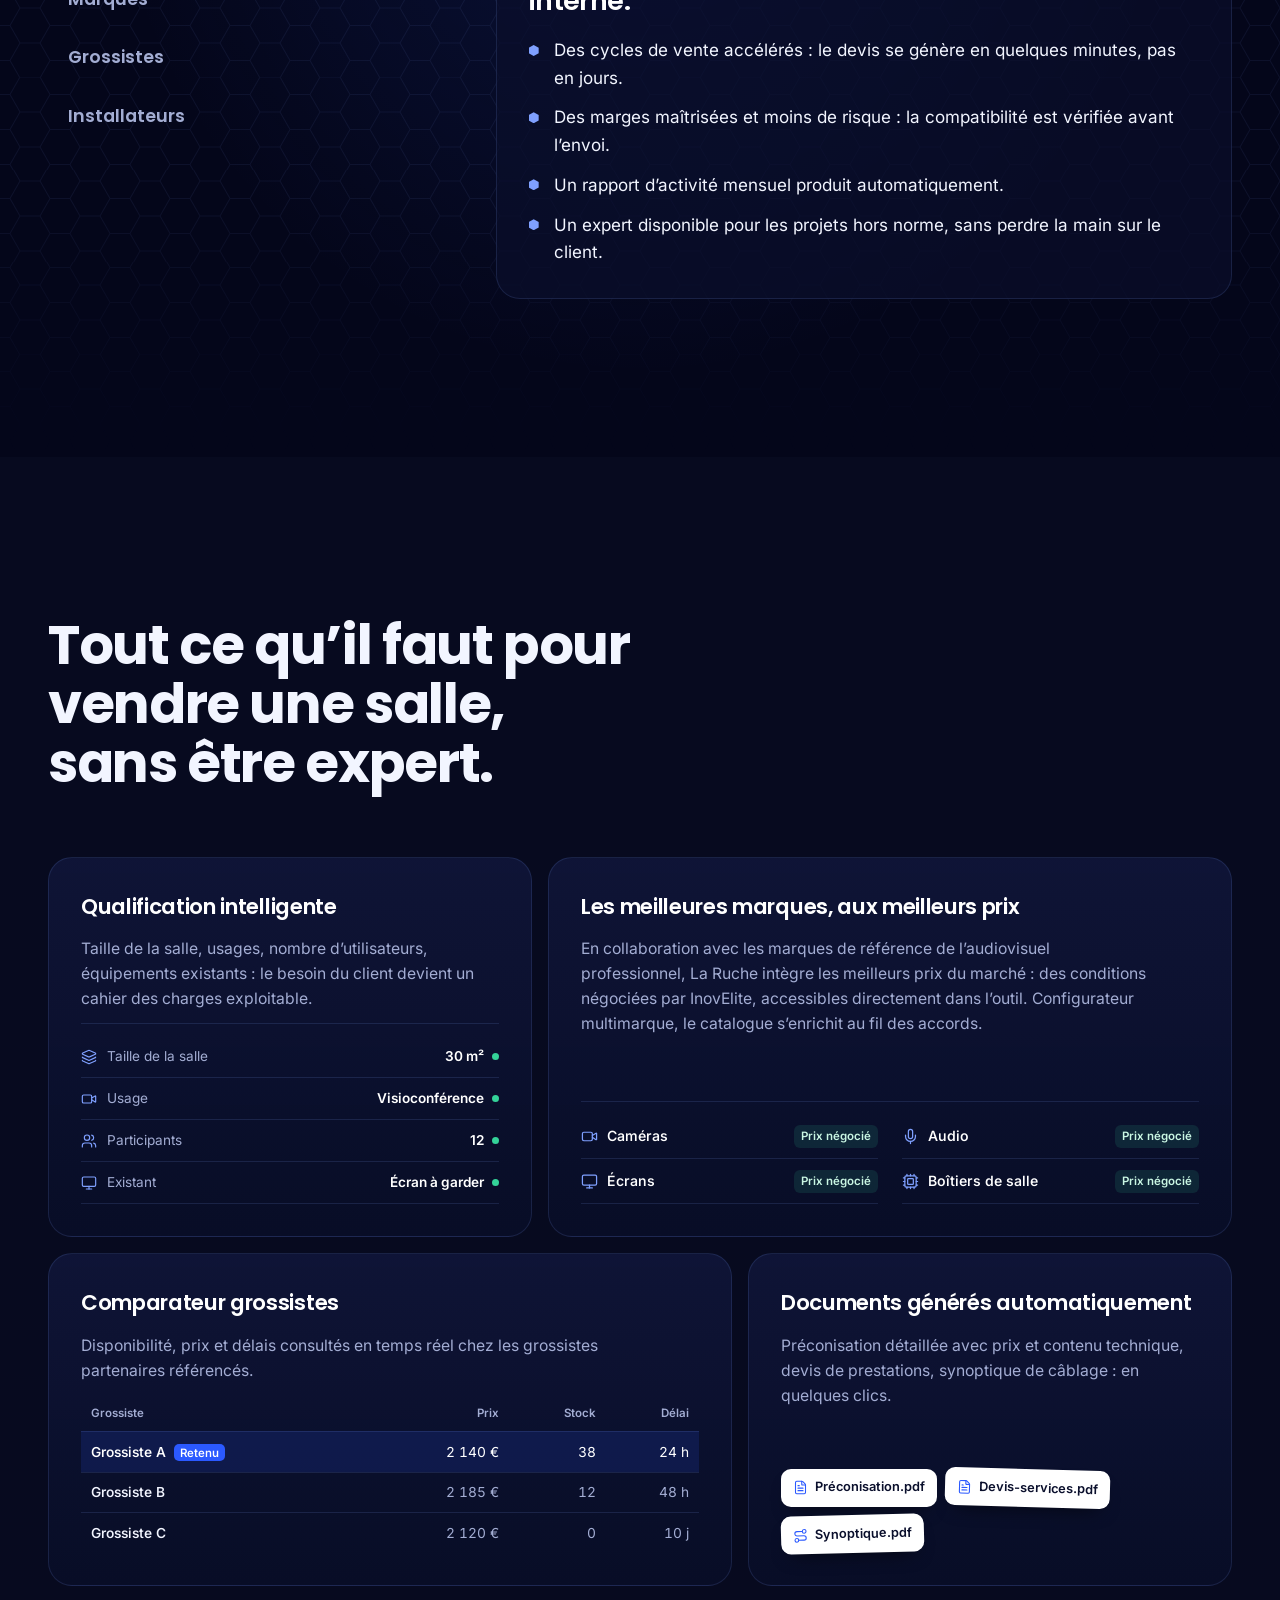
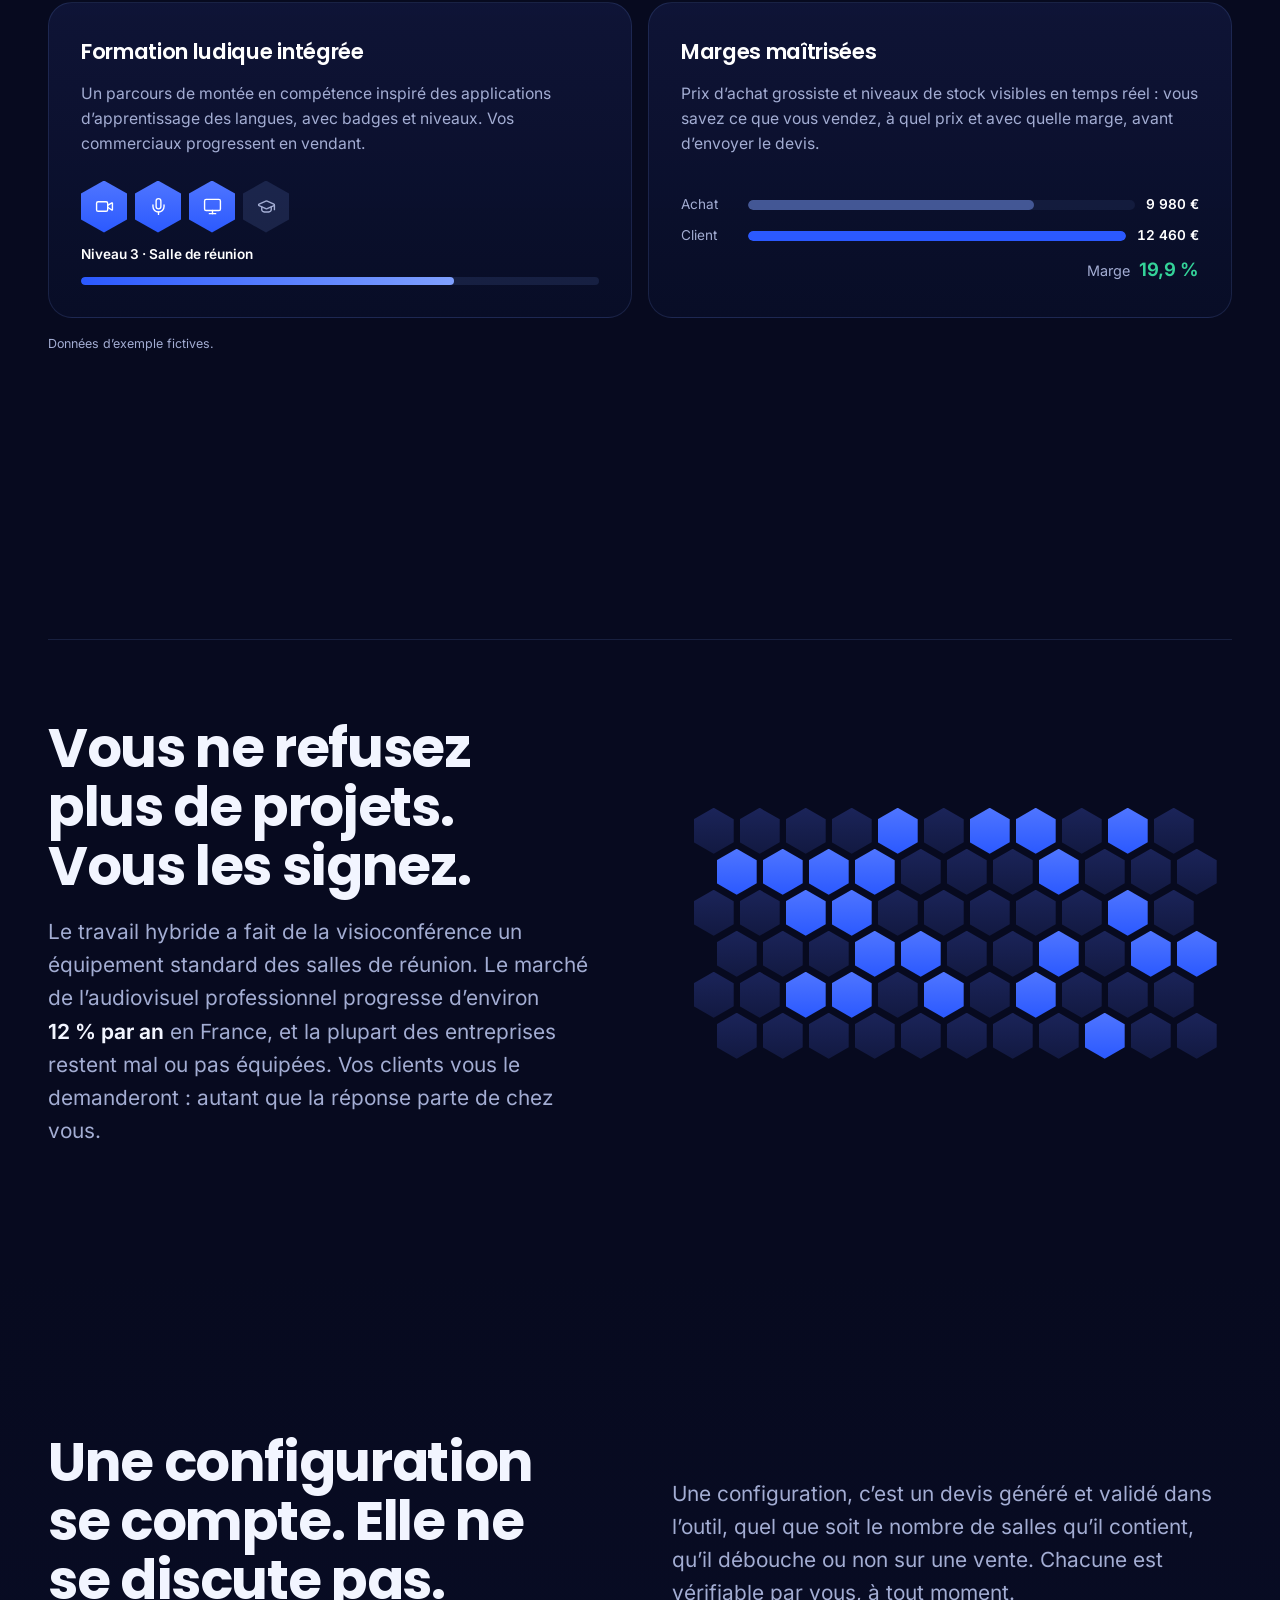
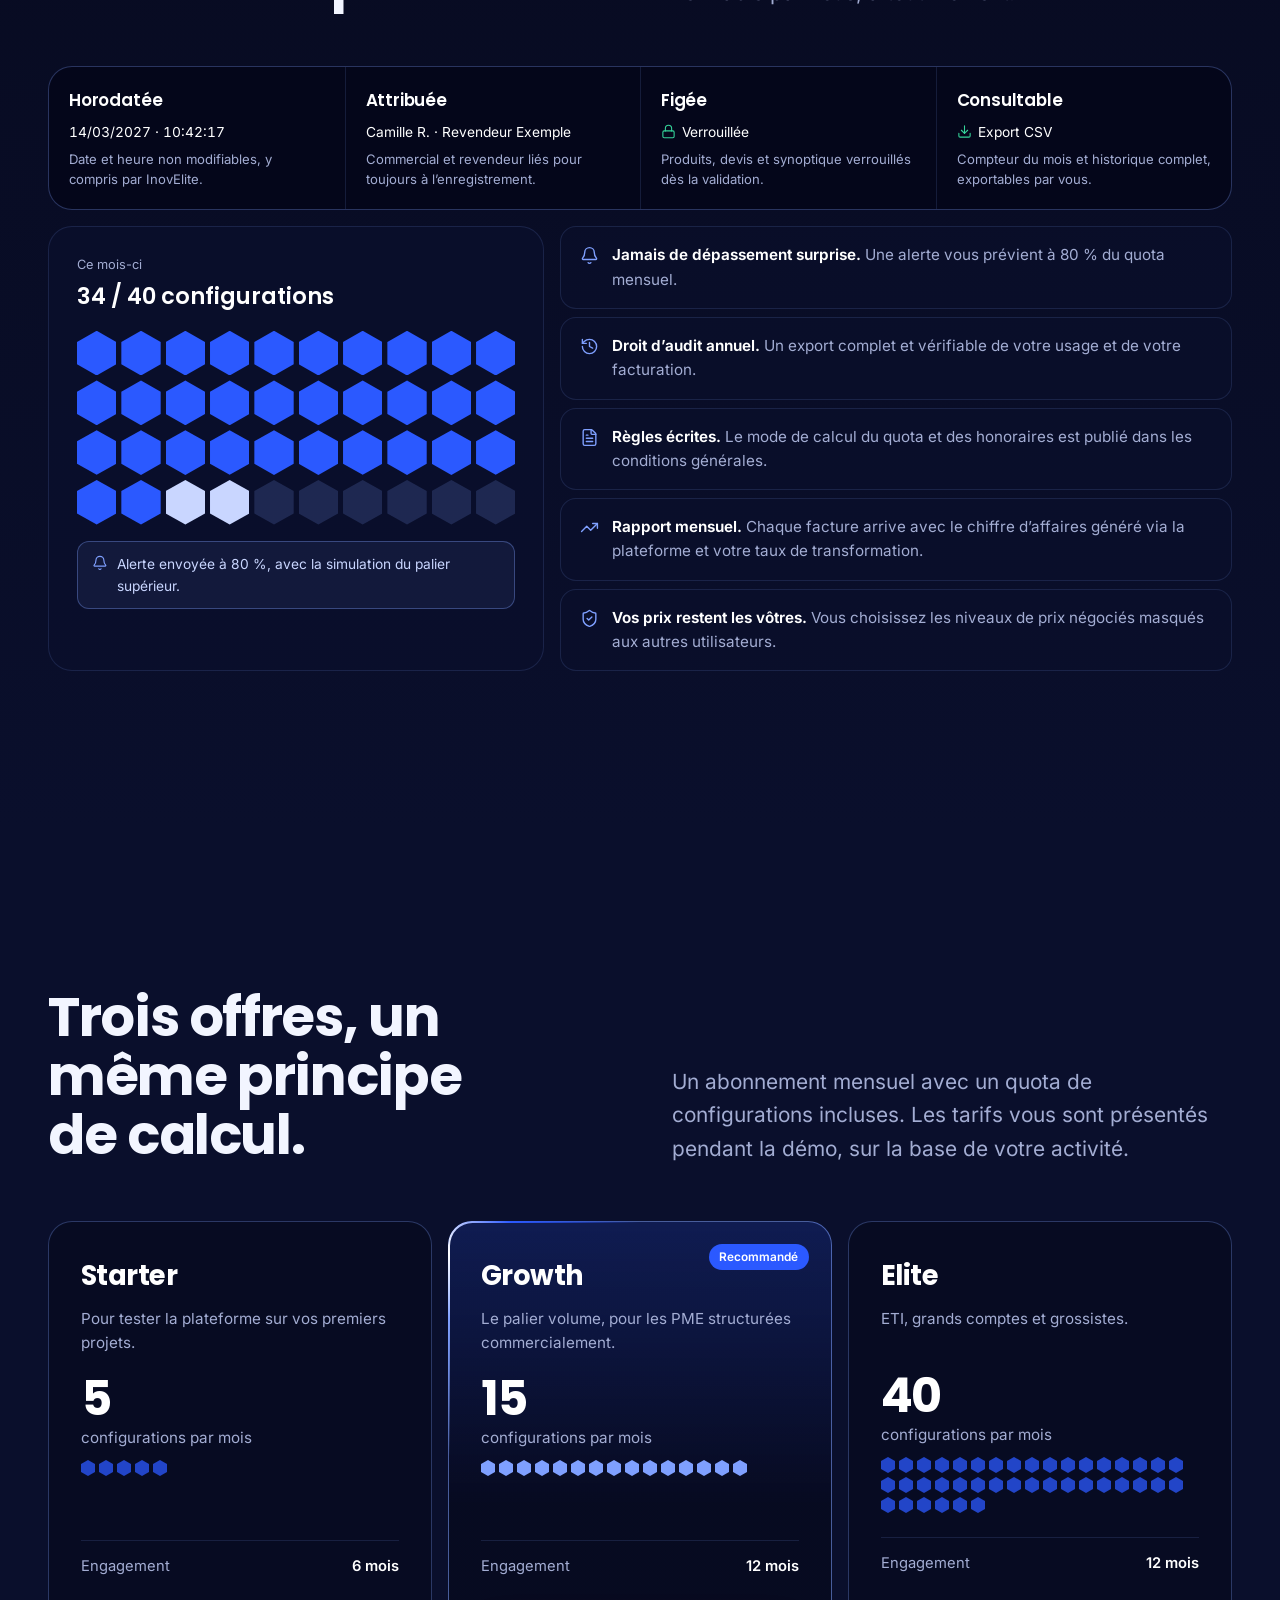
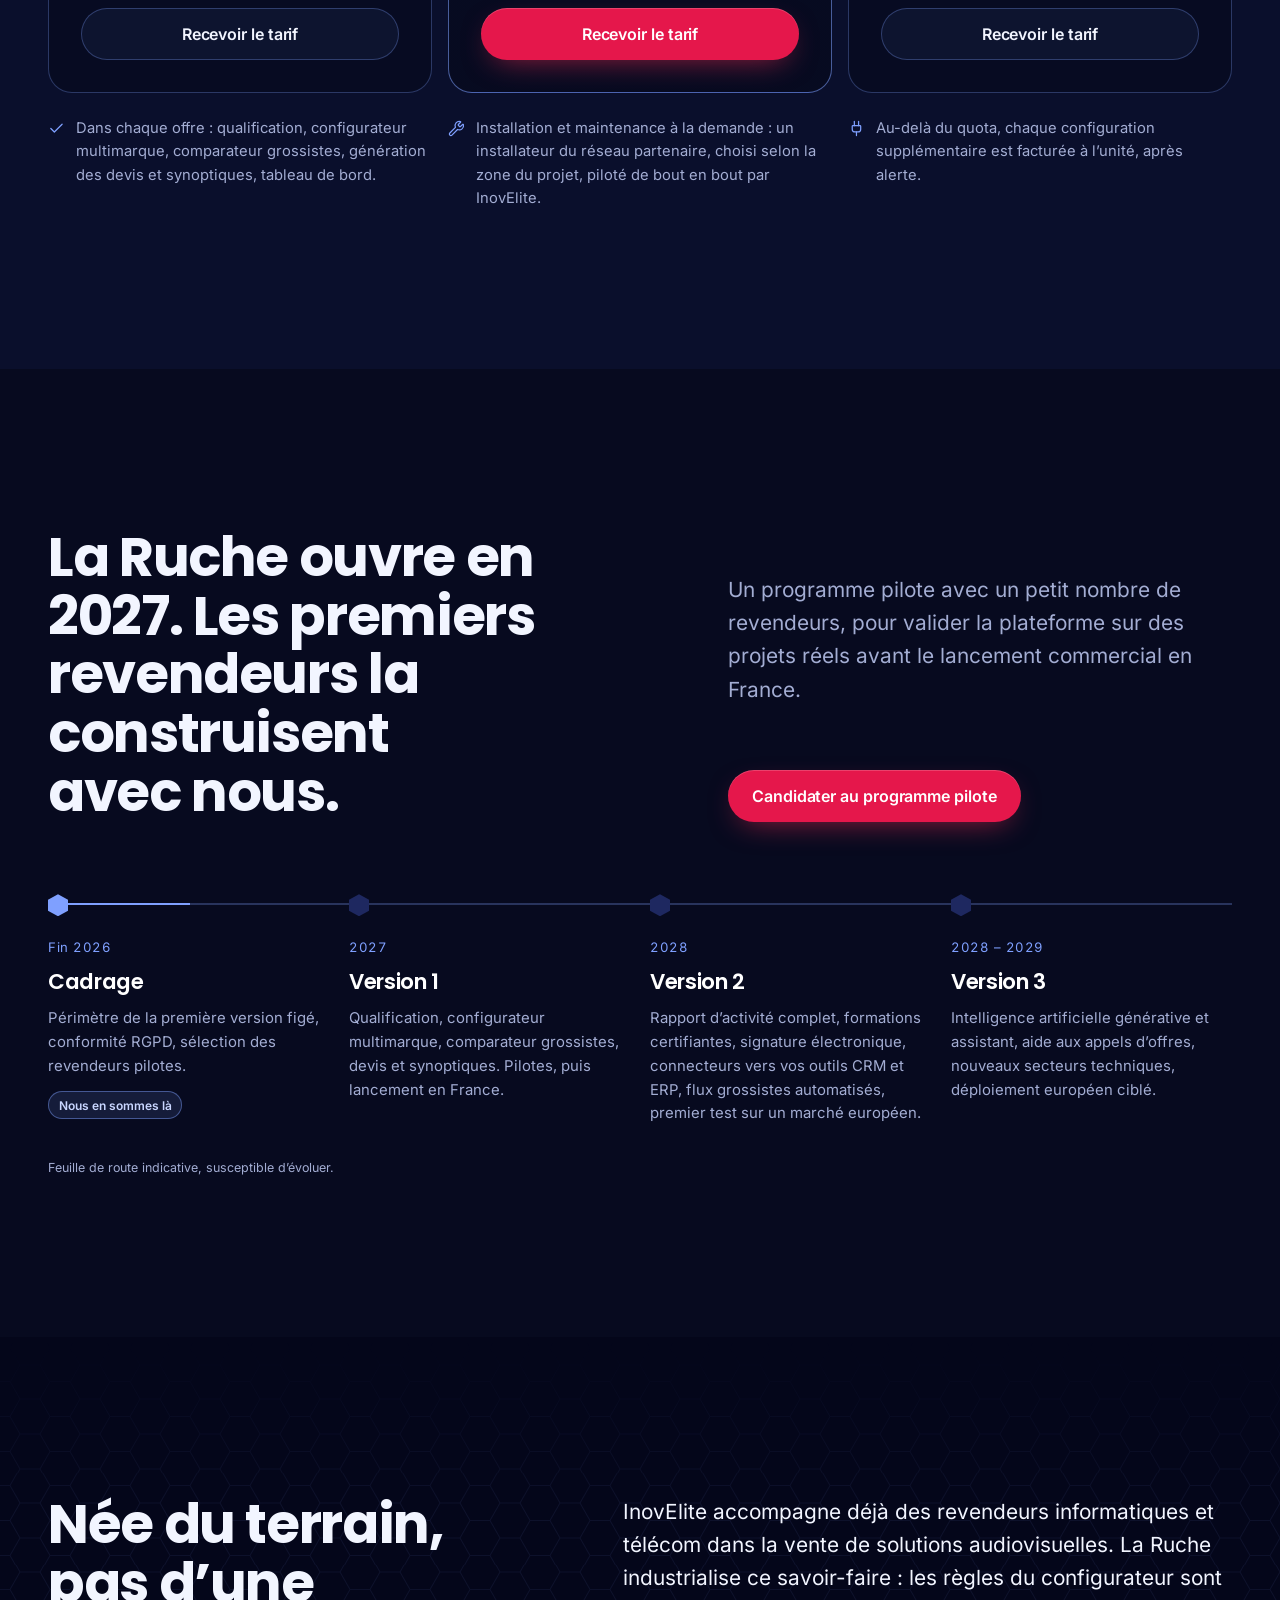
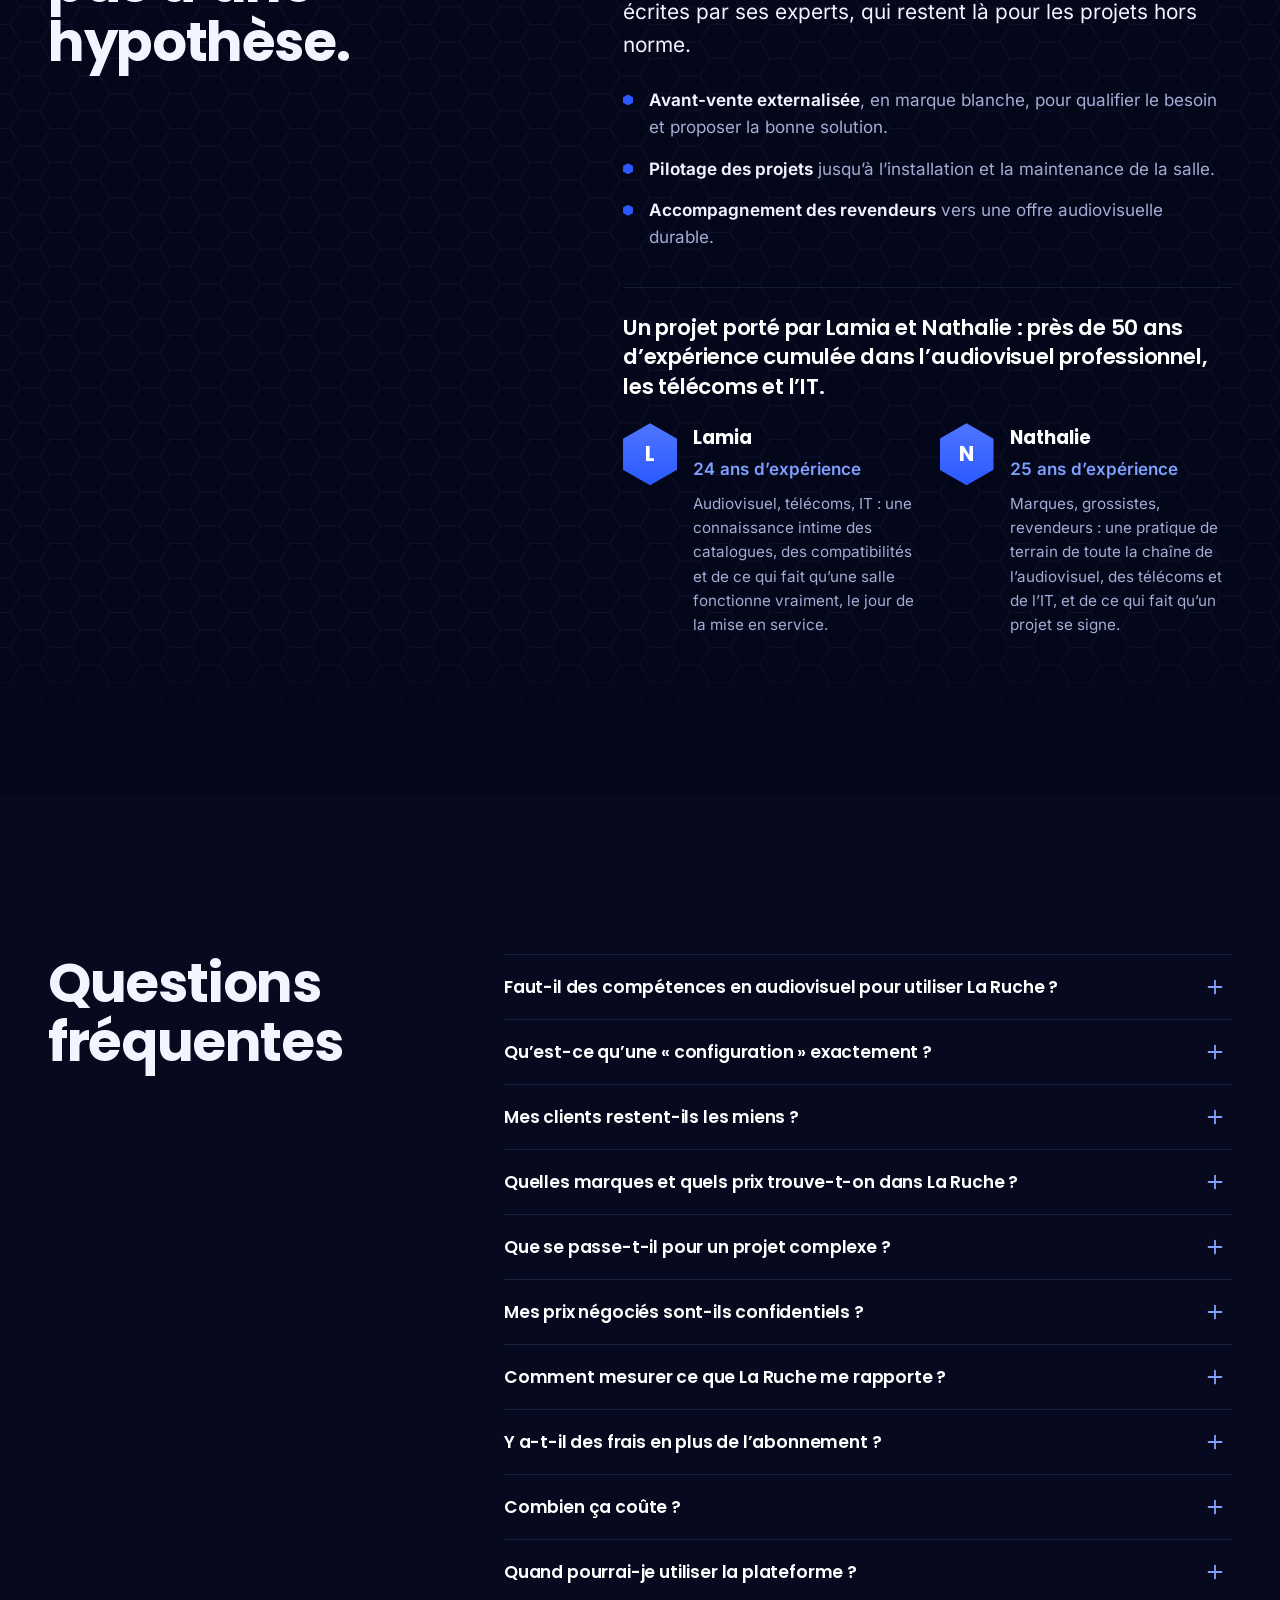
<file: docs/index.html>
<!doctype html>
<html lang="fr" class="no-js">
<head>
  <meta charset="utf-8">
  <meta name="viewport" content="width=device-width, initial-scale=1, viewport-fit=cover">
  <title>La Ruche by InovElite · Vendez l’audiovisuel comme un expert</title>
  <meta name="description" content="La Ruche réunit catalogues, compatibilités, prix et stocks du marché audiovisuel en un seul outil. Décrivez la salle de votre client : configuration fiable et devis chiffré en quelques minutes.">
  <link rel="canonical" href="https://sofianmrn.github.io/RucheSite/">
  <meta name="theme-color" content="#070A1F">
  <meta name="color-scheme" content="dark">
  <meta name="robots" content="index, follow">

  <meta property="og:type" content="website">
  <meta property="og:locale" content="fr_FR">
  <meta property="og:site_name" content="La Ruche by InovElite">
  <meta property="og:title" content="La Ruche by InovElite · Vendez l’audiovisuel comme un expert">
  <meta property="og:description" content="Catalogues, compatibilités, prix et stocks réunis au même endroit. La configuration et le devis de la salle de votre client, en quelques minutes.">
  <meta property="og:url" content="https://sofianmrn.github.io/RucheSite/">
  <meta property="og:image" content="https://sofianmrn.github.io/RucheSite/assets/img/og-la-ruche.jpg">
  <meta property="og:image:width" content="1200">
  <meta property="og:image:height" content="630">
  <meta property="og:image:alt" content="La Ruche by InovElite : vendez l’audiovisuel comme un expert. Demander une démo.">
  <meta name="twitter:card" content="summary_large_image">

  <link rel="icon" href="favicon.svg" type="image/svg+xml">
  <link rel="icon" href="favicon-32.png" sizes="32x32" type="image/png">
  <link rel="apple-touch-icon" href="apple-touch-icon.png">
  <link rel="manifest" href="site.webmanifest">

  <link rel="preload" href="assets/fonts/poppins-latin-700-normal.woff2" as="font" type="font/woff2" crossorigin>
  <link rel="preload" href="assets/fonts/inter-latin-wght-normal.woff2" as="font" type="font/woff2" crossorigin>
  <link rel="preload" href="assets/img/hero-ruche.webp" as="image" fetchpriority="high">
  <link rel="stylesheet" href="assets/css/site.css?v=12">

  <script>document.documentElement.classList.replace('no-js', 'js');</script>
  <script src="assets/js/config.js?v=12" defer></script>
  <script src="assets/js/hive.js?v=12" defer></script>
  <script src="assets/js/gather.js?v=12" defer></script>
  <script src="assets/js/main.js?v=12" defer></script>

  <script type="application/ld+json">
  {
    "@context": "https://schema.org",
    "@graph": [
      {
        "@type": "Organization",
        "@id": "https://sofianmrn.github.io/RucheSite/#inovelite",
        "name": "InovElite",
        "description": "Développement commercial de solutions techniques, audiovisuel professionnel en particulier : avant-vente externalisée et pilotage de projets jusqu’à l’installation et la maintenance."
      },
      {
        "@type": "WebSite",
        "@id": "https://sofianmrn.github.io/RucheSite/#site",
        "url": "https://sofianmrn.github.io/RucheSite/",
        "name": "La Ruche by InovElite",
        "inLanguage": "fr-FR",
        "publisher": { "@id": "https://sofianmrn.github.io/RucheSite/#inovelite" }
      },
      {
        "@type": "SoftwareApplication",
        "name": "La Ruche",
        "applicationCategory": "BusinessApplication",
        "operatingSystem": "Web",
        "description": "Plateforme SaaS B2B qui permet aux revendeurs informatiques de qualifier un besoin audiovisuel, d’obtenir une configuration multimarque compatible et disponible, et de générer un devis chiffré en quelques minutes.",
        "publisher": { "@id": "https://sofianmrn.github.io/RucheSite/#inovelite" }
      }
    ]
  }
  </script>
</head>
<body>
  <a class="skip-link" href="#contenu">Aller au contenu</a>

  <header class="site-header" data-header>
    <div class="site-header__inner">
      <a class="wordmark" href="#top" aria-label="La Ruche by InovElite, retour en haut de page">
        <svg class="wordmark__mark" viewBox="0 0 100 100" aria-hidden="true"><polygon points="50,4 90,27 90,73 50,96 10,73 10,27" /><polygon class="wordmark__core" points="50,30 67,40 67,60 50,70 33,60 33,40" /><polygon class="wordmark__dot" points="50,43 56,46.5 56,53.5 50,57 44,53.5 44,46.5" /></svg>
        <span class="wordmark__text"><span class="wordmark__name">La Ruche</span><span class="wordmark__by">by InovElite</span></span>
      </a>

      <nav class="site-nav" aria-label="Navigation principale">
        <button class="site-nav__toggle" type="button" aria-expanded="false" aria-controls="menu" data-nav-toggle>
          <svg class="icon" aria-hidden="true"><use href="assets/img/icons.svg#i-menu"/></svg>
          <span class="visually-hidden">Ouvrir le menu</span>
        </button>
        <ul class="site-nav__list" id="menu" data-nav-list>
          <li><a href="#plateforme">La plateforme</a></li>
          <li><a href="#comment">Comment ça marche</a></li>
          <li><a href="#rentabilite">Rentabilité</a></li>
          <li><a href="#ecosysteme">Écosystème</a></li>
          <li><a href="#offres">Offres</a></li>
          <li class="site-nav__cta"><a class="btn btn--signal btn--sm" href="#demo" data-interest="demo">Demander une démo</a></li>
        </ul>
      </nav>
    </div>
  </header>

  <main id="contenu" tabindex="-1">

    <!-- ========== HERO : la ruche ========== -->
    <section class="hero" id="top" aria-labelledby="hero-title" data-hero>
      <div class="hero__stage" data-hive-stage>
        <canvas class="hero__canvas" data-hive-canvas aria-hidden="true"></canvas>
        <canvas class="hero__beams" data-hive-beams aria-hidden="true"></canvas>
        <div class="hero__actors" data-hive-actors>
          <button type="button" class="actor" data-actor="marques" aria-describedby="hive-caption"><span class="actor__dot" aria-hidden="true"></span>Marques</button>
          <button type="button" class="actor" data-actor="grossistes" aria-describedby="hive-caption"><span class="actor__dot" aria-hidden="true"></span>Grossistes</button>
          <button type="button" class="actor" data-actor="installateurs" aria-describedby="hive-caption"><span class="actor__dot" aria-hidden="true"></span>Installateurs</button>
          <button type="button" class="actor" data-actor="experts" aria-describedby="hive-caption"><span class="actor__dot" aria-hidden="true"></span>Experts<span class="actor__long">&nbsp;InovElite</span></button>
          <button type="button" class="actor actor--client" data-actor="client" aria-describedby="hive-caption"><span class="actor__dot" aria-hidden="true"></span>Client final</button>
          <button type="button" class="actor actor--you" data-actor="vous" aria-describedby="hive-caption"><span class="actor__dot" aria-hidden="true"></span>Vous</button>
        </div>
      </div>

      <div class="hero__content wrap">
        <h1 class="hero__title" id="hero-title">Vendez l’audiovisuel <span class="hero__title-accent">comme un expert.</span></h1>
        <p class="hero__lead">La Ruche est la plateforme SaaS qui réunit <strong>au même endroit</strong> les catalogues des meilleures marques, les compatibilités, les stocks et les meilleurs prix du marché. Décrivez la salle de votre client&nbsp;: configuration fiable et devis chiffré en quelques minutes.</p>

        <form class="quick-demo" action="#demo" data-quick-demo novalidate>
          <label class="visually-hidden" for="quick-email">Votre e-mail professionnel</label>
          <input class="quick-demo__input" id="quick-email" name="email" type="email" inputmode="email" autocomplete="email" placeholder="vous@entreprise.fr">
          <button class="btn btn--signal" type="submit">Demander une démo <svg class="icon" aria-hidden="true"><use href="assets/img/icons.svg#i-arrow-right"/></svg></button>
        </form>

        <div class="hero__meta">
          <button class="film-link" type="button" data-film="lancement">
            <span class="film-link__play" aria-hidden="true"><svg class="icon"><use href="assets/img/icons.svg#i-play"/></svg></span>
            Voir le film <span class="film-link__time">2 min</span>
          </button>
          <p class="hero__pilot">Programme pilote 2027&nbsp;: ouvert aux revendeurs IT, bureautique et e-commerce B2B.</p>
        </div>

        <p class="hive-caption" id="hive-caption" aria-live="polite" data-hive-caption>
          <span class="hive-caption__who">Vous</span>
          <span class="hive-caption__what">Vous décrivez la salle. Tout ce qu’il faut pour la vendre arrive à vous.</span>
        </p>
      </div>
    </section>

    <!-- ========== LE CONSTAT ========== -->
    <section class="problem" id="constat" aria-labelledby="problem-title">
      <div class="wrap problem__grid">
        <div class="problem__scene" aria-hidden="true">
          <div class="request-card">
            <span class="request-card__avatar"><svg class="icon"><use href="assets/img/icons.svg#i-building-2"/></svg></span>
            <span class="request-card__body">
              <span class="request-card__title">Équiper notre salle de réunion.</span>
              <span class="request-card__meta">Nouvelle demande · 12 places · Visioconférence</span>
            </span>
          </div>
          <ul class="questions">
            <li style="--x:6%;--y:9%;--d:0">Quelle caméra&nbsp;?</li>
            <li style="--x:60%;--y:4%;--d:1">Quel écran&nbsp;?</li>
            <li style="--x:66%;--y:24%;--d:2">Compatible&nbsp;?</li>
            <li style="--x:4%;--y:72%;--d:3">Quel micro&nbsp;?</li>
            <li style="--x:32%;--y:86%;--d:4">En stock&nbsp;?</li>
            <li style="--x:62%;--y:74%;--d:5">À quel prix&nbsp;?</li>
          </ul>
        </div>

        <div class="problem__text">
          <h2 class="h2" id="problem-title">Un client veut équiper sa salle. Et tout commence au téléphone.</h2>
          <p>L’avant-vente chez les marques, les disponibilités chez les grossistes, le planning des installateurs&nbsp;: sans expert audiovisuel en interne, chaque demande devient une enquête de plusieurs jours, parfois plusieurs semaines. Le risque d’incompatibilité découverte en cours de projet fait le reste.</p>
          <div class="day-counter" data-day-counter>
            <span class="day-counter__value" data-day-value>J+1</span>
            <span class="day-counter__steps" aria-hidden="true">
              <span>Un jour.</span><span>Deux.</span><span>Une semaine.</span>
            </span>
            <span class="day-counter__end">Et le client est parti ailleurs.</span>
          </div>
        </div>
      </div>
    </section>

    <!-- ========== LA PLATEFORME : tout au même endroit ========== -->
    <section class="gather" id="plateforme" aria-labelledby="gather-title" data-gather>
      <div class="gather__sticky">
        <div class="wrap gather__layout">
          <div class="gather__text">
            <h2 class="h2" id="gather-title">Tout le marché audiovisuel, au même endroit.</h2>
            <p class="gather__lead">La Ruche rassemble ce qu’il faut pour vendre une salle&nbsp;: les catalogues et fiches techniques des meilleures marques, les compatibilités entre équipements, les stocks et les délais des grossistes, le réseau d’installateurs. Et les meilleurs prix du marché, négociés avec les marques et intégrés à l’outil. Le tout filtré en temps réel pour la salle de votre client.</p>
            <ol class="gather__beats" aria-label="Ce que fait la plateforme">
              <li data-beat="0">Des milliers de références.</li>
              <li data-beat="1">Filtrées en temps réel.</li>
              <li data-beat="2">Au même endroit.</li>
            </ol>
            <ul class="sources">
              <li><svg class="icon" aria-hidden="true"><use href="assets/img/icons.svg#i-boxes"/></svg>Catalogues</li>
              <li><svg class="icon" aria-hidden="true"><use href="assets/img/icons.svg#i-file-text"/></svg>Fiches techniques</li>
              <li><svg class="icon" aria-hidden="true"><use href="assets/img/icons.svg#i-plug"/></svg>Compatibilités</li>
              <li><svg class="icon" aria-hidden="true"><use href="assets/img/icons.svg#i-percent"/></svg>Prix négociés</li>
              <li><svg class="icon" aria-hidden="true"><use href="assets/img/icons.svg#i-package"/></svg>Stocks</li>
              <li><svg class="icon" aria-hidden="true"><use href="assets/img/icons.svg#i-truck"/></svg>Délais</li>
              <li><svg class="icon" aria-hidden="true"><use href="assets/img/icons.svg#i-wrench"/></svg>Installateurs</li>
            </ul>
          </div>

          <div class="gather__field" aria-hidden="true" data-gather-field>
            <canvas class="gather__canvas" data-gather-canvas></canvas>
            <svg class="gather__arcs" viewBox="0 0 100 100" preserveAspectRatio="none">
              <path class="arc" pathLength="100" d="M23 26 L40.5 42"/><path class="arc arc--packets" pathLength="100" d="M23 26 L40.5 42"/>
              <path class="arc" pathLength="100" d="M77 26 L59.5 42"/><path class="arc arc--packets" pathLength="100" d="M77 26 L59.5 42"/>
              <path class="arc" pathLength="100" d="M23 74 L40.5 58"/><path class="arc arc--packets" pathLength="100" d="M23 74 L40.5 58"/>
              <path class="arc" pathLength="100" d="M77 74 L59.5 58"/><path class="arc arc--packets" pathLength="100" d="M77 74 L59.5 58"/>
            </svg>
            <div class="gather__core" data-gather-core>
              <svg viewBox="0 0 100 100"><polygon points="50,3 91,26.5 91,73.5 50,97 9,73.5 9,26.5"/></svg>
              <span>La Ruche</span>
            </div>
            <span class="dock dock--top" style="--dx:23;--dy:26" data-dock="0"><span class="dock__hex"><svg class="icon"><use href="assets/img/icons.svg#i-video"/></svg></span><span class="dock__label">Caméra grand-angle 4K<em>Compatible</em></span></span>
            <span class="dock dock--top" style="--dx:77;--dy:26" data-dock="1"><span class="dock__hex"><svg class="icon"><use href="assets/img/icons.svg#i-monitor"/></svg></span><span class="dock__label">Écran tactile 75"<em>En stock</em></span></span>
            <span class="dock" style="--dx:23;--dy:74" data-dock="2"><span class="dock__hex"><svg class="icon"><use href="assets/img/icons.svg#i-mic"/></svg></span><span class="dock__label">Micros de table ×2<em>Compatible</em></span></span>
            <span class="dock is-waiting" style="--dx:77;--dy:74" data-dock="3"><span class="dock__hex"><svg class="icon"><use href="assets/img/icons.svg#i-cpu"/></svg></span><span class="dock__label">Boîtier de salle visio<em>Délai 2 j</em></span></span>
          </div>
        </div>
      </div>
    </section>

    <!-- ========== COMMENT ÇA MARCHE ========== -->
    <section class="how" id="comment" aria-labelledby="how-title" data-how>
      <div class="wrap how__intro">
        <h2 class="h2" id="how-title">De la demande au devis, en quatre temps.</h2>
        <p>Aucune compétence audiovisuelle requise. Choisissez une salle et suivez ce que La Ruche en fait.</p>
        <fieldset class="room-picker" data-room-picker>
          <legend>Quelle salle votre client veut-il équiper&nbsp;?</legend>
          <label class="room-option"><input type="radio" name="room" value="petite"><span><strong>Petite salle</strong>2 à 4 personnes</span></label>
          <label class="room-option"><input type="radio" name="room" value="reunion" checked><span><strong>Salle de réunion</strong>6 à 12 personnes</span></label>
          <label class="room-option"><input type="radio" name="room" value="grande"><span><strong>Grande salle</strong>12 à 20 personnes</span></label>
        </fieldset>
      </div>

      <div class="wrap how__body">
        <ol class="steps" data-steps>
          <li class="step" data-step="1">
            <span class="step__num" aria-hidden="true">01</span>
            <h3 class="step__title">Décrivez la salle.</h3>
            <p>Taille, usages, nombre de participants, équipements déjà en place&nbsp;: un questionnaire guidé, sans aucune question technique.</p>
          </li>
          <li class="step" data-step="2">
            <span class="step__num" aria-hidden="true">02</span>
            <h3 class="step__title">La Ruche configure.</h3>
            <p>Caméra, audio, écran, boîtier de salle&nbsp;: une préconisation multimarque, compatible et disponible chez les grossistes partenaires, installation et maintenance comprises.</p>
          </li>
          <li class="step" data-step="3">
            <span class="step__num" aria-hidden="true">03</span>
            <h3 class="step__title">Le devis part en minutes.</h3>
            <p>Préconisation chiffrée, fiches produits, devis détaillé et synoptique de la salle, prêts à envoyer. Votre marge est sous vos yeux avant l’envoi.</p>
          </li>
          <li class="step" data-step="4">
            <span class="step__num" aria-hidden="true">04</span>
            <h3 class="step__title">Un expert, si besoin.</h3>
            <p>Très grande salle, contrainte particulière&nbsp;? Ouvrez une demande tracée&nbsp;: un expert InovElite reprend le dossier. Le client reste le vôtre.</p>
          </li>
        </ol>

        <div class="stage" data-stage>
          <div class="stage__frame">
            <p class="stage__label"><svg class="icon" aria-hidden="true"><use href="assets/img/icons.svg#i-scan-search"/></svg>Démonstration · matériel et prix fictifs</p>

            <!-- Scène 1 : la salle -->
            <div class="scene scene--room" data-scene="1">
              <svg class="room-iso" viewBox="0 0 420 300" aria-hidden="true" data-room-svg>
                <g class="room-iso__walls">
                  <polygon points="40,150 210,60 380,150 210,240" class="room-iso__floor"/>
                  <polyline points="40,150 40,70 210,-20 210,60" />
                  <polyline points="210,-20 380,70 380,150" />
                  <polygon class="room-iso__screen" points="0,0" data-room-screen/>
                </g>
                <g data-room-table></g>
              </svg>
              <ul class="chips chips--room" data-room-chips>
                <li><svg class="icon" aria-hidden="true"><use href="assets/img/icons.svg#i-check"/></svg><span data-room-usage>Visioconférence</span></li>
                <li><svg class="icon" aria-hidden="true"><use href="assets/img/icons.svg#i-users"/></svg><span data-room-people>12 participants</span></li>
                <li><svg class="icon" aria-hidden="true"><use href="assets/img/icons.svg#i-layers"/></svg><span data-room-area>Salle de 30 m²</span></li>
              </ul>
            </div>

            <!-- Scène 2 : le kit -->
            <div class="scene scene--kit" data-scene="2">
              <div class="kit" data-kit>
                <svg class="kit__links" viewBox="0 0 125 100" preserveAspectRatio="none" aria-hidden="true">
                  <path class="arc" pathLength="100" d="M27.5 20 L54 40"/><path class="arc arc--packets" pathLength="100" d="M27.5 20 L54 40"/>
                  <path class="arc" pathLength="100" d="M97.5 20 L71 40"/><path class="arc arc--packets" pathLength="100" d="M97.5 20 L71 40"/>
                  <path class="arc" pathLength="100" d="M27.5 70 L54 52"/><path class="arc arc--packets" pathLength="100" d="M27.5 70 L54 52"/>
                  <path class="arc" pathLength="100" d="M97.5 70 L71 52"/><path class="arc arc--packets" pathLength="100" d="M97.5 70 L71 52"/>
                </svg>
                <div class="kit__core"><svg viewBox="0 0 100 100" aria-hidden="true"><polygon points="50,3 91,26.5 91,73.5 50,97 9,73.5 9,26.5"/></svg><span>La Ruche</span></div>
                <div class="kit__item" data-kit-slot="0"></div>
                <div class="kit__item" data-kit-slot="1"></div>
                <div class="kit__item" data-kit-slot="2"></div>
                <div class="kit__item" data-kit-slot="3"></div>
              </div>
              <ul class="chips chips--kit">
                <li class="chip--ok">Compatible</li>
                <li class="chip--ok">En stock</li>
                <li>Multimarque</li>
              </ul>
            </div>

            <!-- Scène 3 : le devis -->
            <div class="scene scene--quote" data-scene="3">
              <article class="quote" aria-label="Exemple de devis fictif">
                <header class="quote__head">
                  <span class="quote__brand"><svg viewBox="0 0 100 100" aria-hidden="true"><polygon points="50,4 90,27 90,73 50,96 10,73 10,27"/></svg>Devis</span>
                  <span class="quote__ref" data-quote-ref>LR-0142 · Salle de réunion</span>
                </header>
                <table class="quote__table">
                  <thead><tr><th scope="col">Poste</th><th scope="col">Achat HT</th><th scope="col">Client HT</th><th scope="col">Marge</th></tr></thead>
                  <tbody data-quote-lines></tbody>
                  <tfoot><tr><th scope="row">Total</th><td data-quote-buy></td><td data-quote-sell></td><td data-quote-margin></td></tr></tfoot>
                </table>
                <footer class="quote__foot">
                  <span class="quote__docs">+ fiches produits · synoptique de la salle</span>
                  <span class="quote__stamp">Devis prêt</span>
                </footer>
              </article>
              <p class="stopwatch"><svg class="icon" aria-hidden="true"><use href="assets/img/icons.svg#i-timer"/></svg>Généré en <span data-stopwatch>00:03:48</span></p>
            </div>

            <!-- Scène 4 : l’escalade -->
            <div class="scene scene--expert" data-scene="4">
              <div class="relay">
                <div class="relay__person"><span class="person person--client" aria-hidden="true"></span>Client</div>
                <div class="relay__line" aria-hidden="true"></div>
                <div class="relay__person"><span class="person person--you" aria-hidden="true"></span>Vous</div>
                <div class="relay__line relay__line--dotted" aria-hidden="true"></div>
                <div class="relay__person"><span class="person person--expert" aria-hidden="true"></span>Expert InovElite</div>
              </div>
              <div class="ticket">
                <p class="ticket__title"><svg class="icon" aria-hidden="true"><use href="assets/img/icons.svg#i-headset"/></svg>Demande d’expertise <span data-ticket-reason>· grande salle</span></p>
                <ul class="ticket__log">
                  <li><span class="ticket__dot"></span>Demande ouverte · horodatée</li>
                  <li><span class="ticket__dot"></span>Dossier transmis avec la configuration</li>
                  <li><span class="ticket__dot"></span>Expert assigné · le client reste le vôtre</li>
                </ul>
              </div>
            </div>
          </div>
        </div>
      </div>

      <div class="wrap how__outro">
        <p class="before-after"><span><em>Avant</em>&nbsp;: plusieurs jours, voire des semaines.</span><span><em>Avec La Ruche</em>&nbsp;: quelques minutes.</span></p>
        <div class="how__actions">
          <button class="film-link" type="button" data-film="explication">
            <span class="film-link__play" aria-hidden="true"><svg class="icon"><use href="assets/img/icons.svg#i-play"/></svg></span>
            Le parcours en vidéo <span class="film-link__time">2 min</span>
          </button>
          <a class="btn btn--signal" href="#demo" data-interest="demo">Essayer sur votre prochain projet <svg class="icon" aria-hidden="true"><use href="assets/img/icons.svg#i-arrow-right"/></svg></a>
        </div>
      </div>
    </section>

    <!-- ========== RETOUR SUR INVESTISSEMENT ========== -->
    <section class="roi" id="rentabilite" aria-labelledby="roi-title" data-roi>
      <div class="wrap roi__grid">
        <div class="roi__text">
          <h2 class="h2" id="roi-title">Chaque mois, vous voyez ce que La Ruche vous rapporte.</h2>
          <p class="roi__lead">Tout est horodaté. Votre rapport mensuel met chaque configuration en regard des projets signés, du chiffre d’affaires et de la marge générés via la plateforme. Le retour sur investissement se lit dès les premiers projets conclus.</p>
          <ul class="roi__points">
            <li><svg class="icon" aria-hidden="true"><use href="assets/img/icons.svg#i-trending-up"/></svg>Chiffre d’affaires et marge générés, mois après mois.</li>
            <li><svg class="icon" aria-hidden="true"><use href="assets/img/icons.svg#i-badge-check"/></svg>Taux de transformation de vos devis en projets signés.</li>
            <li><svg class="icon" aria-hidden="true"><use href="assets/img/icons.svg#i-file-text"/></svg>Joint à chaque facture&nbsp;: le prix n’arrive jamais seul, toujours face à la valeur produite.</li>
          </ul>
          <a class="btn btn--signal roi__cta" href="#demo" data-interest="demo">Estimer ce qu’elle vous rapporterait <svg class="icon" aria-hidden="true"><use href="assets/img/icons.svg#i-arrow-right"/></svg></a>
        </div>

        <article class="report" aria-label="Exemple fictif de rapport mensuel">
          <header class="report__head">
            <span class="report__title"><svg viewBox="0 0 100 100" aria-hidden="true"><polygon points="50,4 90,27 90,73 50,96 10,73 10,27"/></svg>Rapport mensuel</span>
            <span class="report__period">Mars 2027 · Revendeur Exemple</span>
          </header>

          <div class="report__hero">
            <p class="report__label">Chiffre d’affaires audiovisuel généré via La Ruche</p>
            <p class="report__amount"><span data-ticker="48600">48 600</span>&nbsp;€ <small>HT</small></p>
          </div>

          <dl class="report__kpis">
            <div><dt>Marge générée</dt><dd><span data-ticker="9720">9 720</span>&nbsp;€</dd></div>
            <div><dt>Projets signés</dt><dd><span data-ticker="6">6</span> <small>sur 14 devis</small></dd></div>
            <div><dt>Transformation</dt><dd><span data-ticker="43">43</span>&nbsp;%</dd></div>
          </dl>

          <div class="report__configs" aria-hidden="true">
            <p>Configurations du mois</p>
            <div class="report__cells" data-report-cells></div>
            <p class="report__legend"><span class="is-signed">Projet signé</span><span>Devis envoyé</span></p>
          </div>

          <div class="report__compare">
            <p class="report__compare-title">Votre abonnement, face à ce qu’il rapporte</p>
            <div class="compare-bar"><span class="compare-bar__name">Abonnement</span><span class="compare-bar__track"><span class="compare-bar__fill compare-bar__fill--cost" style="--w:.06"></span></span></div>
            <div class="compare-bar"><span class="compare-bar__name">Marge générée</span><span class="compare-bar__track"><span class="compare-bar__fill" style="--w:.2"></span></span></div>
            <div class="compare-bar"><span class="compare-bar__name">CA généré</span><span class="compare-bar__track"><span class="compare-bar__fill compare-bar__fill--sell" style="--w:1"></span></span></div>
          </div>
          <p class="report__note">Données fictives, à titre d’illustration.</p>
        </article>
      </div>
    </section>

    <!-- ========== ÉCOSYSTÈME ========== -->
    <section class="network" id="ecosysteme" aria-labelledby="network-title" data-network>
      <div class="wrap">
        <h2 class="h2 network__title" id="network-title">Chacun garde son rôle. L’information, elle, circule enfin.</h2>
        <p class="network__lead">Le matériel suit son circuit habituel, des marques aux grossistes puis jusqu’à vous. La Ruche apporte à chaque maillon l’information qui lui manque, sans prendre la marge de personne.</p>

        <div class="chain" data-chain>
          <svg class="chain__beams" data-chain-beams aria-hidden="true"></svg>
          <ol class="chain__row">
            <li class="node" data-node="marques"><span class="node__hex"><svg class="icon" aria-hidden="true"><use href="assets/img/icons.svg#i-package"/></svg></span><span class="node__text"><span class="node__name">Marques</span><span class="node__gives">catalogues · fiches</span></span></li>
            <li class="node" data-node="grossistes"><span class="node__hex"><svg class="icon" aria-hidden="true"><use href="assets/img/icons.svg#i-truck"/></svg></span><span class="node__text"><span class="node__name">Grossistes</span><span class="node__gives">prix · stocks · délais</span></span></li>
            <li class="node node--you" data-node="revendeurs"><span class="node__hex"><svg class="icon" aria-hidden="true"><use href="assets/img/icons.svg#i-user"/></svg></span><span class="node__text"><span class="node__name">Vous, revendeur</span><span class="node__gives">configuration · devis</span></span></li>
            <li class="node" data-node="installateurs"><span class="node__hex"><svg class="icon" aria-hidden="true"><use href="assets/img/icons.svg#i-wrench"/></svg></span><span class="node__text"><span class="node__name">Installateurs</span><span class="node__gives">missions · disponibilités</span></span></li>
            <li class="node" data-node="client"><span class="node__hex"><svg class="icon" aria-hidden="true"><use href="assets/img/icons.svg#i-building-2"/></svg></span><span class="node__text"><span class="node__name">Client final</span><span class="node__gives">préconisation en PDF</span></span></li>
          </ol>
          <div class="chain__hub" data-hub>
            <span class="chain__hub-hex"><svg viewBox="0 0 100 100" aria-hidden="true"><polygon points="50,3 91,26.5 91,73.5 50,97 9,73.5 9,26.5"/></svg><span>La Ruche</span></span>
            <span class="chain__hub-note">Centre d’expertise InovElite&nbsp;: règles métier, catalogue, escalade</span>
          </div>
          <p class="chain__legend"><span class="legend legend--solid">Circuit du matériel</span><span class="legend legend--dotted">Information qui circule</span></p>
        </div>

        <div class="gains" data-tabs>
          <div class="gains__tabs" role="tablist" aria-label="Ce que chaque acteur y gagne">
            <button role="tab" id="tab-revendeurs" aria-controls="panel-revendeurs" aria-selected="true" tabindex="0">Revendeurs</button>
            <button role="tab" id="tab-marques" aria-controls="panel-marques" aria-selected="false" tabindex="-1">Marques</button>
            <button role="tab" id="tab-grossistes" aria-controls="panel-grossistes" aria-selected="false" tabindex="-1">Grossistes</button>
            <button role="tab" id="tab-installateurs" aria-controls="panel-installateurs" aria-selected="false" tabindex="-1">Installateurs</button>
          </div>
          <div class="gains__panel" role="tabpanel" id="panel-revendeurs" aria-labelledby="tab-revendeurs" tabindex="0">
            <p class="gains__headline">Un nouveau relais de croissance, sans expertise interne.</p>
            <ul>
              <li>Des cycles de vente accélérés&nbsp;: le devis se génère en quelques minutes, pas en jours.</li>
              <li>Des marges maîtrisées et moins de risque&nbsp;: la compatibilité est vérifiée avant l’envoi.</li>
              <li>Un rapport d’activité mensuel produit automatiquement.</li>
              <li>Un expert disponible pour les projets hors norme, sans perdre la main sur le client.</li>
            </ul>
          </div>
          <div class="gains__panel" role="tabpanel" id="panel-marques" aria-labelledby="tab-marques" tabindex="0" hidden>
            <p class="gains__headline">Le marché des PME, sans démarcher chaque revendeur.</p>
            <ul>
              <li>Une visibilité directe auprès des revendeurs qui équipent les petites et moyennes entreprises.</li>
              <li>Un accès simplifié à un réseau de revendeurs, sans prospection individuelle.</li>
              <li>Des données sur les projets et les tendances du marché pour piloter vos actions.</li>
            </ul>
          </div>
          <div class="gains__panel" role="tabpanel" id="panel-grossistes" aria-labelledby="tab-grossistes" tabindex="0" hidden>
            <p class="gains__headline">Un canal de vente nouveau, branché sur votre catalogue.</p>
            <ul>
              <li>Plus de volume d’affaires, issu de revendeurs qui renonçaient jusqu’ici à l’audiovisuel.</li>
              <li>Votre catalogue mis en visibilité au moment où le projet se configure.</li>
              <li>Une meilleure visibilité sur les projets, en amont de la commande.</li>
            </ul>
          </div>
          <div class="gains__panel" role="tabpanel" id="panel-installateurs" aria-labelledby="tab-installateurs" tabindex="0" hidden>
            <p class="gains__headline">Des dossiers qualifiés, plutôt que le bouche-à-oreille.</p>
            <ul>
              <li>Un flux régulier de missions déjà chiffrées, dans votre zone.</li>
              <li>Moins d’erreurs techniques à l’arrivée&nbsp;: la configuration a été vérifiée en amont.</li>
              <li>Vos disponibilités renseignées directement dans l’outil.</li>
            </ul>
          </div>
        </div>
      </div>
    </section>

    <!-- ========== FONCTIONNALITÉS ========== -->
    <section class="features" id="fonctionnalites" aria-labelledby="features-title">
      <div class="wrap">
        <h2 class="h2 features__title" id="features-title">Tout ce qu’il faut pour vendre une salle, sans être expert.</h2>

        <div class="feature-grid">
          <article class="feature feature--qualif">
            <h3>Qualification intelligente</h3>
            <p>Taille de la salle, usages, nombre d’utilisateurs, équipements existants&nbsp;: le besoin du client devient un cahier des charges exploitable.</p>
            <div class="feature__demo qualif" aria-hidden="true">
              <span class="qualif__row"><svg class="icon"><use href="assets/img/icons.svg#i-layers"/></svg>Taille de la salle<b>30 m²</b></span>
              <span class="qualif__row"><svg class="icon"><use href="assets/img/icons.svg#i-video"/></svg>Usage<b>Visioconférence</b></span>
              <span class="qualif__row"><svg class="icon"><use href="assets/img/icons.svg#i-users"/></svg>Participants<b>12</b></span>
              <span class="qualif__row"><svg class="icon"><use href="assets/img/icons.svg#i-monitor"/></svg>Existant<b>Écran à garder</b></span>
            </div>
          </article>

          <article class="feature feature--brands">
            <h3>Les meilleures marques, aux meilleurs prix</h3>
            <p>En collaboration avec les marques de référence de l’audiovisuel professionnel, La Ruche intègre les meilleurs prix du marché&nbsp;: des conditions négociées par InovElite, accessibles directement dans l’outil. Configurateur multimarque, le catalogue s’enrichit au fil des accords.</p>
            <ul class="deals" aria-label="Exemple de catégories couvertes">
              <li><svg class="icon" aria-hidden="true"><use href="assets/img/icons.svg#i-video"/></svg>Caméras<span class="deal">Prix négocié</span></li>
              <li><svg class="icon" aria-hidden="true"><use href="assets/img/icons.svg#i-mic"/></svg>Audio<span class="deal">Prix négocié</span></li>
              <li><svg class="icon" aria-hidden="true"><use href="assets/img/icons.svg#i-monitor"/></svg>Écrans<span class="deal">Prix négocié</span></li>
              <li><svg class="icon" aria-hidden="true"><use href="assets/img/icons.svg#i-cpu"/></svg>Boîtiers de salle<span class="deal">Prix négocié</span></li>
            </ul>
          </article>

          <article class="feature feature--compare">
            <h3>Comparateur grossistes</h3>
            <p>Disponibilité, prix et délais consultés en temps réel chez les grossistes partenaires référencés.</p>
            <table class="compare" aria-label="Exemple fictif de comparaison grossistes">
              <thead><tr><th scope="col">Grossiste</th><th scope="col">Prix</th><th scope="col">Stock</th><th scope="col">Délai</th></tr></thead>
              <tbody>
                <tr class="is-best"><th scope="row">Grossiste A</th><td>2 140 €</td><td>38</td><td>24 h</td></tr>
                <tr><th scope="row">Grossiste B</th><td>2 185 €</td><td>12</td><td>48 h</td></tr>
                <tr><th scope="row">Grossiste C</th><td>2 120 €</td><td>0</td><td>10 j</td></tr>
              </tbody>
            </table>
          </article>

          <article class="feature feature--docs">
            <h3>Documents générés automatiquement</h3>
            <p>Préconisation détaillée avec prix et contenu technique, devis de prestations, synoptique de câblage&nbsp;: en quelques clics.</p>
            <div class="docs" aria-hidden="true">
              <span class="doc"><svg class="icon"><use href="assets/img/icons.svg#i-file-text"/></svg>Préconisation.pdf</span>
              <span class="doc"><svg class="icon"><use href="assets/img/icons.svg#i-file-text"/></svg>Devis-services.pdf</span>
              <span class="doc"><svg class="icon"><use href="assets/img/icons.svg#i-route"/></svg>Synoptique.pdf</span>
            </div>
          </article>

          <article class="feature feature--learn">
            <h3>Formation ludique intégrée</h3>
            <p>Un parcours de montée en compétence inspiré des applications d’apprentissage des langues, avec badges et niveaux. Vos commerciaux progressent en vendant.</p>
            <div class="learn" aria-hidden="true">
              <div class="learn__badges">
                <span class="badge-hex is-earned"><svg class="icon"><use href="assets/img/icons.svg#i-video"/></svg></span>
                <span class="badge-hex is-earned"><svg class="icon"><use href="assets/img/icons.svg#i-mic"/></svg></span>
                <span class="badge-hex is-earned"><svg class="icon"><use href="assets/img/icons.svg#i-monitor"/></svg></span>
                <span class="badge-hex"><svg class="icon"><use href="assets/img/icons.svg#i-graduation-cap"/></svg></span>
              </div>
              <span class="learn__level">Niveau 3 · Salle de réunion</span>
              <span class="learn__bar"><span style="--p:.72"></span></span>
            </div>
          </article>

          <article class="feature feature--margin">
            <h3>Marges maîtrisées</h3>
            <p>Prix d’achat grossiste et niveaux de stock visibles en temps réel&nbsp;: vous savez ce que vous vendez, à quel prix et avec quelle marge, avant d’envoyer le devis.</p>
            <div class="margin" aria-hidden="true">
              <span class="margin__row"><span>Achat</span><span class="margin__bar"><span style="--w:.74"></span></span><b>9 980 €</b></span>
              <span class="margin__row"><span>Client</span><span class="margin__bar margin__bar--sell"><span style="--w:1"></span></span><b>12 460 €</b></span>
              <span class="margin__result">Marge <b>19,9 %</b></span>
            </div>
          </article>
        </div>
        <p class="features__note">Données d’exemple fictives.</p>
      </div>
    </section>

    <!-- ========== RELAIS DE CROISSANCE ========== -->
    <section class="growth" aria-labelledby="growth-title" data-growth>
      <div class="wrap growth__grid">
        <div class="growth__text">
          <h2 class="h2" id="growth-title">Vous ne refusez plus de projets. Vous les signez.</h2>
          <p>Le travail hybride a fait de la visioconférence un équipement standard des salles de réunion. Le marché de l’audiovisuel professionnel progresse d’environ <strong>12&nbsp;% par an</strong> en France, et la plupart des entreprises restent mal ou pas équipées. Vos clients vous le demanderont&nbsp;: autant que la réponse parte de chez vous.</p>
        </div>
        <figure class="growth__rooms">
          <div class="rooms" data-rooms aria-hidden="true"></div>
        </figure>
      </div>
    </section>

    <!-- ========== TRANSPARENCE ========== -->
    <section class="trust" id="transparence" aria-labelledby="trust-title">
      <div class="wrap">
        <div class="trust__head">
          <h2 class="h2" id="trust-title">Une configuration se compte. Elle ne se discute pas.</h2>
          <p>Une configuration, c’est un devis généré et validé dans l’outil, quel que soit le nombre de salles qu’il contient, qu’il débouche ou non sur une vente. Chacune est vérifiable par vous, à tout moment.</p>
        </div>

        <div class="ledger" aria-label="Exemple fictif d’enregistrement de configuration">
          <div class="ledger__row">
            <span><b>Horodatée</b><code>14/03/2027 · 10:42:17</code><small>Date et heure non modifiables, y compris par InovElite.</small></span>
            <span><b>Attribuée</b><code>Camille R. · Revendeur Exemple</code><small>Commercial et revendeur liés pour toujours à l’enregistrement.</small></span>
            <span><b>Figée</b><code><svg class="icon" aria-hidden="true"><use href="assets/img/icons.svg#i-lock"/></svg>Verrouillée</code><small>Produits, devis et synoptique verrouillés dès la validation.</small></span>
            <span><b>Consultable</b><code><svg class="icon" aria-hidden="true"><use href="assets/img/icons.svg#i-download"/></svg>Export CSV</code><small>Compteur du mois et historique complet, exportables par vous.</small></span>
          </div>
        </div>

        <div class="guards">
          <div class="quota" data-quota>
            <p class="quota__title">Ce mois-ci</p>
            <p class="quota__count"><span data-quota-value>34</span> / 40 configurations</p>
            <div class="quota__cells" aria-hidden="true" data-quota-cells></div>
            <p class="quota__alert"><svg class="icon" aria-hidden="true"><use href="assets/img/icons.svg#i-bell"/></svg>Alerte envoyée à 80&nbsp;%, avec la simulation du palier supérieur.</p>
          </div>
          <ul class="guards__list">
            <li><svg class="icon" aria-hidden="true"><use href="assets/img/icons.svg#i-bell"/></svg><span><b>Jamais de dépassement surprise.</b> Une alerte vous prévient à 80&nbsp;% du quota mensuel.</span></li>
            <li><svg class="icon" aria-hidden="true"><use href="assets/img/icons.svg#i-history"/></svg><span><b>Droit d’audit annuel.</b> Un export complet et vérifiable de votre usage et de votre facturation.</span></li>
            <li><svg class="icon" aria-hidden="true"><use href="assets/img/icons.svg#i-file-text"/></svg><span><b>Règles écrites.</b> Le mode de calcul du quota et des honoraires est publié dans les conditions générales.</span></li>
            <li><svg class="icon" aria-hidden="true"><use href="assets/img/icons.svg#i-trending-up"/></svg><span><b>Rapport mensuel.</b> Chaque facture arrive avec le chiffre d’affaires généré via la plateforme et votre taux de transformation.</span></li>
            <li><svg class="icon" aria-hidden="true"><use href="assets/img/icons.svg#i-shield-check"/></svg><span><b>Vos prix restent les vôtres.</b> Vous choisissez les niveaux de prix négociés masqués aux autres utilisateurs.</span></li>
          </ul>
        </div>
      </div>
    </section>

    <!-- ========== OFFRES ========== -->
    <section class="offers" id="offres" aria-labelledby="offers-title">
      <div class="wrap">
        <div class="offers__head">
          <h2 class="h2" id="offers-title">Trois offres, un même principe de calcul.</h2>
          <p>Un abonnement mensuel avec un quota de configurations incluses. Les tarifs vous sont présentés pendant la démo, sur la base de votre activité.</p>
        </div>

        <div class="tiers">
          <article class="tier">
            <h3 class="tier__name">Starter</h3>
            <p class="tier__for">Pour tester la plateforme sur vos premiers projets.</p>
            <p class="tier__quota"><span>5</span> configurations par mois</p>
            <div class="tier__cells" aria-hidden="true" style="--n:5"></div>
            <dl class="tier__facts"><div><dt>Engagement</dt><dd>6 mois</dd></div></dl>
            <a class="btn btn--ghost" href="#demo" data-interest="tarifs" data-tier="Starter">Recevoir le tarif</a>
          </article>
          <article class="tier tier--featured">
            <p class="tier__flag">Recommandé</p>
            <h3 class="tier__name">Growth</h3>
            <p class="tier__for">Le palier volume, pour les PME structurées commercialement.</p>
            <p class="tier__quota"><span>15</span> configurations par mois</p>
            <div class="tier__cells" aria-hidden="true" style="--n:15"></div>
            <dl class="tier__facts"><div><dt>Engagement</dt><dd>12 mois</dd></div></dl>
            <a class="btn btn--signal" href="#demo" data-interest="tarifs" data-tier="Growth">Recevoir le tarif</a>
          </article>
          <article class="tier">
            <h3 class="tier__name">Elite</h3>
            <p class="tier__for">ETI, grands comptes et grossistes.</p>
            <p class="tier__quota"><span>40</span> configurations par mois</p>
            <div class="tier__cells" aria-hidden="true" style="--n:40"></div>
            <dl class="tier__facts"><div><dt>Engagement</dt><dd>12 mois</dd></div></dl>
            <a class="btn btn--ghost" href="#demo" data-interest="tarifs" data-tier="Elite">Recevoir le tarif</a>
          </article>
        </div>

        <div class="offers__extra">
          <p><svg class="icon" aria-hidden="true"><use href="assets/img/icons.svg#i-check"/></svg>Dans chaque offre&nbsp;: qualification, configurateur multimarque, comparateur grossistes, génération des devis et synoptiques, tableau de bord.</p>
          <p><svg class="icon" aria-hidden="true"><use href="assets/img/icons.svg#i-wrench"/></svg>Installation et maintenance à la demande&nbsp;: un installateur du réseau partenaire, choisi selon la zone du projet, piloté de bout en bout par InovElite.</p>
          <p><svg class="icon" aria-hidden="true"><use href="assets/img/icons.svg#i-plug"/></svg>Au-delà du quota, chaque configuration supplémentaire est facturée à l’unité, après alerte.</p>
        </div>
      </div>
    </section>

    <!-- ========== PROGRAMME PILOTE / FEUILLE DE ROUTE ========== -->
    <section class="roadmap" id="pilote" aria-labelledby="roadmap-title">
      <div class="wrap">
        <div class="roadmap__head">
          <h2 class="h2" id="roadmap-title">La Ruche ouvre en 2027. Les premiers revendeurs la construisent avec nous.</h2>
          <p>Un programme pilote avec un petit nombre de revendeurs, pour valider la plateforme sur des projets réels avant le lancement commercial en France.</p>
          <a class="btn btn--signal" href="#demo" data-interest="pilote">Candidater au programme pilote</a>
        </div>
        <ol class="timeline">
          <li class="timeline__item is-now">
            <span class="timeline__when">Fin 2026</span>
            <h3>Cadrage</h3>
            <p>Périmètre de la première version figé, conformité RGPD, sélection des revendeurs pilotes.</p>
            <span class="timeline__now">Nous en sommes là</span>
          </li>
          <li class="timeline__item">
            <span class="timeline__when">2027</span>
            <h3>Version 1</h3>
            <p>Qualification, configurateur multimarque, comparateur grossistes, devis et synoptiques. Pilotes, puis lancement en France.</p>
          </li>
          <li class="timeline__item">
            <span class="timeline__when">2028</span>
            <h3>Version 2</h3>
            <p>Rapport d’activité complet, formations certifiantes, signature électronique, connecteurs vers vos outils CRM et ERP, flux grossistes automatisés, premier test sur un marché européen.</p>
          </li>
          <li class="timeline__item">
            <span class="timeline__when">2028 – 2029</span>
            <h3>Version 3</h3>
            <p>Intelligence artificielle générative et assistant, aide aux appels d’offres, nouveaux secteurs techniques, déploiement européen ciblé.</p>
          </li>
        </ol>
        <p class="roadmap__note">Feuille de route indicative, susceptible d’évoluer.</p>
      </div>
    </section>

    <!-- ========== INOVELITE ========== -->
    <section class="origin" id="inovelite" aria-labelledby="origin-title">
      <div class="wrap origin__grid">
        <h2 class="h2" id="origin-title">Née du terrain, pas d’une hypothèse.</h2>
        <div class="origin__text">
          <p>InovElite accompagne déjà des revendeurs informatiques et télécom dans la vente de solutions audiovisuelles. La Ruche industrialise ce savoir-faire&nbsp;: les règles du configurateur sont écrites par ses experts, qui restent là pour les projets hors norme.</p>
          <ul class="origin__list">
            <li><b>Avant-vente externalisée</b>, en marque blanche, pour qualifier le besoin et proposer la bonne solution.</li>
            <li><b>Pilotage des projets</b> jusqu’à l’installation et la maintenance de la salle.</li>
            <li><b>Accompagnement des revendeurs</b> vers une offre audiovisuelle durable.</li>
          </ul>
          <div class="founders">
            <p class="founders__intro">Un projet porté par Lamia et Nathalie&nbsp;: près de 50 ans d’expérience cumulée dans l’audiovisuel professionnel, les télécoms et l’IT.</p>
            <ul class="founders__list">
              <li class="founder">
                <span class="founder__hex" aria-hidden="true">L</span>
                <span class="founder__body">
                  <b class="founder__name">Lamia</b>
                  <span class="founder__years">24 ans d’expérience</span>
                  <span class="founder__text">Audiovisuel, télécoms, IT&nbsp;: une connaissance intime des catalogues, des compatibilités et de ce qui fait qu’une salle fonctionne vraiment, le jour de la mise en service.</span>
                </span>
              </li>
              <li class="founder">
                <span class="founder__hex" aria-hidden="true">N</span>
                <span class="founder__body">
                  <b class="founder__name">Nathalie</b>
                  <span class="founder__years">25 ans d’expérience</span>
                  <span class="founder__text">Marques, grossistes, revendeurs&nbsp;: une pratique de terrain de toute la chaîne de l’audiovisuel, des télécoms et de l’IT, et de ce qui fait qu’un projet se signe.</span>
                </span>
              </li>
            </ul>
          </div>
        </div>
      </div>
    </section>

    <!-- ========== FAQ ========== -->
    <section class="faq" id="faq" aria-labelledby="faq-title">
      <div class="wrap faq__grid">
        <h2 class="h2" id="faq-title">Questions fréquentes</h2>
        <div class="faq__list">
          <details>
            <summary>Faut-il des compétences en audiovisuel pour utiliser La Ruche&nbsp;?</summary>
            <p>Non. Le questionnaire de qualification ne pose aucune question technique&nbsp;: taille de la salle, usages, nombre de participants, équipements existants. Les règles qui choisissent le matériel sont écrites par les experts InovElite.</p>
          </details>
          <details>
            <summary>Qu’est-ce qu’une «&nbsp;configuration&nbsp;» exactement&nbsp;?</summary>
            <p>Un devis généré et validé dans l’outil, quel que soit le nombre de salles qu’il contient, qu’il débouche ou non sur une vente. Chaque configuration est horodatée, attribuée, verrouillée et visible dans votre tableau de bord.</p>
          </details>
          <details>
            <summary>Mes clients restent-ils les miens&nbsp;?</summary>
            <p>Oui. La Ruche n’est ni fabricant, ni grossiste, ni revendeur&nbsp;: elle ne prend pas votre place auprès du client. Même quand un expert InovElite intervient, le projet et la relation restent les vôtres.</p>
          </details>
          <details>
            <summary>Quelles marques et quels prix trouve-t-on dans La Ruche&nbsp;?</summary>
            <p>Les marques de référence de la salle de réunion et de la visioconférence, réunies dans un configurateur multimarque. Les meilleurs prix du marché y sont intégrés&nbsp;: des conditions négociées par InovElite avec les marques et les grossistes, accessibles uniquement dans l’outil. Le catalogue s’enrichit au fil des accords.</p>
          </details>
          <details>
            <summary>Que se passe-t-il pour un projet complexe&nbsp;?</summary>
            <p>Vous ouvrez une demande d’expertise depuis l’outil. Un expert InovElite reprend le dossier, avec la configuration déjà saisie, et tout est tracé. Des honoraires de succès ne s’appliquent que si deux conditions vérifiables sont réunies.</p>
          </details>
          <details>
            <summary>Mes prix négociés sont-ils confidentiels&nbsp;?</summary>
            <p>Oui. Chaque revendeur choisit les niveaux de prix qu’il souhaite masquer aux autres utilisateurs, et la plateforme est conçue pour être conforme au RGPD.</p>
          </details>
          <details>
            <summary>Comment mesurer ce que La Ruche me rapporte&nbsp;?</summary>
            <p>Chaque mois, un rapport accompagne votre facture&nbsp;: configurations réalisées, projets signés, chiffre d’affaires et marge générés via la plateforme, taux de transformation. Le retour sur investissement se lit dès les premiers projets conclus, sans aucun reporting à produire de votre côté.</p>
          </details>
          <details>
            <summary>Y a-t-il des frais en plus de l’abonnement&nbsp;?</summary>
            <p>Seulement si vous les demandez. L’installation et la maintenance sont proposées à la demande, via le réseau d’installateurs partenaires. Et des honoraires de succès ne s’appliquent qu’aux projets complexes, à deux conditions vérifiables et cumulées&nbsp;: une demande d’expertise tracée dans l’outil, avec au moins 30 minutes d’intervention documentées, et un devis final au-delà du seuil prévu au contrat. Le calcul est automatique et visible dans votre tableau de bord avant la facture.</p>
          </details>
          <details>
            <summary>Combien ça coûte&nbsp;?</summary>
            <p>Trois offres mensuelles (Starter, Growth, Elite) avec 5, 15 ou 40 configurations incluses. Les tarifs sont présentés pendant la démo, en fonction de votre activité.</p>
          </details>
          <details>
            <summary>Quand pourrai-je utiliser la plateforme&nbsp;?</summary>
            <p>La première version ouvre en 2027, d’abord avec un petit groupe de revendeurs pilotes, puis pour tous en France. Demandez une démo pour candidater au programme pilote.</p>
          </details>
        </div>
      </div>
    </section>

    <!-- ========== DEMANDE DE DÉMO ========== -->
    <section class="demo" id="demo" aria-labelledby="demo-title">
      <div class="demo__finale" data-finale>
        <div class="demo__stage" aria-hidden="true">
          <canvas class="demo__canvas" data-finale-canvas></canvas>
          <canvas class="demo__beams" data-finale-beams></canvas>
        </div>
        <div class="wrap demo__finale-inner">
          <p class="demo__wordmark" aria-hidden="true">La Ruche<span>by InovElite</span></p>
          <h2 class="demo__title" id="demo-title">Demandez une démo <span>sur votre prochain projet.</span></h2>
          <p class="demo__promise">Une salle à équiper chez l’un de vos clients&nbsp;? Montrez-la-nous&nbsp;: nous la configurons et la chiffrons avec vous, en direct. Vous repartez avec la réponse, et la preuve que l’audiovisuel peut devenir votre prochain relais de croissance.</p>
        </div>
      </div>
      <div class="wrap demo__grid">
        <div class="demo__intro">
          <p class="demo__lead">C’est aussi par ici que l’on candidate au programme pilote 2027, ouvert à un petit nombre de revendeurs.</p>
          <ol class="demo__next">
            <li><span aria-hidden="true">1</span>Vous nous décrivez votre activité et votre projet.</li>
            <li><span aria-hidden="true">2</span>Nous revenons vers vous pour fixer un créneau.</li>
            <li><span aria-hidden="true">3</span>Démo sur votre cas réel, avec un expert InovElite.</li>
          </ol>
        </div>

        <form class="demo-form" id="demo-form" novalidate data-demo-form>
          <div class="form-summary" role="alert" tabindex="-1" hidden data-form-summary>
            <p>Le formulaire contient des erreurs&nbsp;:</p>
            <ul data-form-summary-list></ul>
          </div>

          <div class="field-row">
            <div class="field">
              <label for="f-prenom">Prénom <span class="req" aria-hidden="true">*</span></label>
              <input id="f-prenom" name="prenom" type="text" autocomplete="given-name" required aria-describedby="f-prenom-err">
              <p class="field__error" id="f-prenom-err" data-error-for="prenom"></p>
            </div>
            <div class="field">
              <label for="f-nom">Nom <span class="req" aria-hidden="true">*</span></label>
              <input id="f-nom" name="nom" type="text" autocomplete="family-name" required aria-describedby="f-nom-err">
              <p class="field__error" id="f-nom-err" data-error-for="nom"></p>
            </div>
          </div>

          <div class="field-row">
            <div class="field">
              <label for="f-email">E-mail professionnel <span class="req" aria-hidden="true">*</span></label>
              <input id="f-email" name="email" type="email" inputmode="email" autocomplete="email" required aria-describedby="f-email-err">
              <p class="field__error" id="f-email-err" data-error-for="email"></p>
            </div>
            <div class="field">
              <label for="f-tel">Téléphone <span class="opt">(facultatif)</span></label>
              <input id="f-tel" name="telephone" type="tel" inputmode="tel" autocomplete="tel" aria-describedby="f-tel-err">
              <p class="field__error" id="f-tel-err" data-error-for="telephone"></p>
            </div>
          </div>

          <div class="field-row">
            <div class="field">
              <label for="f-societe">Société <span class="req" aria-hidden="true">*</span></label>
              <input id="f-societe" name="societe" type="text" autocomplete="organization" required aria-describedby="f-societe-err">
              <p class="field__error" id="f-societe-err" data-error-for="societe"></p>
            </div>
            <div class="field">
              <label for="f-activite">Votre activité <span class="req" aria-hidden="true">*</span></label>
              <div class="select">
                <select id="f-activite" name="activite" required aria-describedby="f-activite-err">
                  <option value="">Choisir…</option>
                  <option>Revendeur informatique</option>
                  <option>Revendeur bureautique</option>
                  <option>E-commerce B2B</option>
                  <option>Opérateur ou revendeur télécom</option>
                  <option>Intégrateur audiovisuel</option>
                  <option>Marque ou fabricant</option>
                  <option>Grossiste ou distributeur</option>
                  <option>Installateur ou prestataire technique</option>
                  <option>Autre</option>
                </select>
                <svg class="icon" aria-hidden="true"><use href="assets/img/icons.svg#i-chevron-down"/></svg>
              </div>
              <p class="field__error" id="f-activite-err" data-error-for="activite"></p>
            </div>
          </div>

          <fieldset class="field interest">
            <legend>Vous souhaitez</legend>
            <label class="pill"><input type="radio" name="interet" value="Une démo" checked data-interest-value="demo"><span>Une démo</span></label>
            <label class="pill"><input type="radio" name="interet" value="Rejoindre le programme pilote" data-interest-value="pilote"><span>Rejoindre le pilote</span></label>
            <label class="pill"><input type="radio" name="interet" value="Recevoir les tarifs" data-interest-value="tarifs"><span>Recevoir les tarifs</span></label>
            <label class="pill"><input type="radio" name="interet" value="Devenir partenaire" data-interest-value="partenaire"><span>Devenir partenaire</span></label>
          </fieldset>

          <div class="field">
            <label for="f-message">Votre prochain projet <span class="opt">(facultatif)</span></label>
            <textarea id="f-message" name="message" rows="4" maxlength="2000" placeholder="Ex. : une salle de 12 places en visioconférence pour un client PME, écran existant à conserver."></textarea>
          </div>

          <div class="hp" aria-hidden="true">
            <label for="f-site">Ne pas remplir ce champ</label>
            <input id="f-site" name="site_web" type="text" tabindex="-1" autocomplete="off">
          </div>

          <div class="field consent">
            <label class="check">
              <input type="checkbox" name="consentement" value="oui" required aria-describedby="f-consent-err">
              <span>J’accepte qu’InovElite utilise ces informations pour me recontacter au sujet de La Ruche. <a href="confidentialite.html">Politique de confidentialité</a>. <span class="req" aria-hidden="true">*</span></span>
            </label>
            <p class="field__error" id="f-consent-err" data-error-for="consentement"></p>
          </div>

          <div class="form-actions">
            <button class="btn btn--signal btn--lg" type="submit" data-submit>
              <span data-submit-label>Envoyer ma demande</span>
              <svg class="icon" aria-hidden="true"><use href="assets/img/icons.svg#i-arrow-right"/></svg>
            </button>
            <p class="form-hint"><span class="req" aria-hidden="true">*</span> Champs obligatoires.</p>
          </div>

          <div class="form-status" role="status" aria-live="polite" data-form-status></div>
        </form>
      </div>
    </section>

  </main>

  <footer class="site-footer">
    <div class="wrap site-footer__grid">
      <div class="site-footer__brand">
        <a class="wordmark wordmark--lg" href="#top">
          <svg class="wordmark__mark" viewBox="0 0 100 100" aria-hidden="true"><polygon points="50,4 90,27 90,73 50,96 10,73 10,27" /><polygon class="wordmark__core" points="50,30 67,40 67,60 50,70 33,60 33,40" /><polygon class="wordmark__dot" points="50,43 56,46.5 56,53.5 50,57 44,53.5 44,46.5" /></svg>
          <span class="wordmark__text"><span class="wordmark__name">La Ruche</span><span class="wordmark__by">by InovElite</span></span>
        </a>
        <p>Vendez l’audiovisuel comme un expert.</p>
      </div>
      <nav class="site-footer__nav" aria-label="Pied de page">
        <ul>
          <li><a href="#plateforme">La plateforme</a></li>
          <li><a href="#comment">Comment ça marche</a></li>
          <li><a href="#ecosysteme">Écosystème</a></li>
          <li><a href="#offres">Offres</a></li>
        </ul>
        <ul>
          <li><a href="#pilote">Programme pilote</a></li>
          <li><a href="#faq">FAQ</a></li>
          <li><a href="#demo">Demander une démo</a></li>
        </ul>
        <ul>
          <li><a href="mentions-legales.html">Mentions légales</a></li>
          <li><a href="confidentialite.html">Confidentialité</a></li>
        </ul>
      </nav>
      <p class="site-footer__legal">© <span data-year>2026</span> InovElite. Site sans cookie ni traceur publicitaire.</p>
    </div>
  </footer>

  <div class="sticky-cta" data-sticky-cta>
    <a class="btn btn--signal" href="#demo" data-interest="demo">Demander une démo <svg class="icon" aria-hidden="true"><use href="assets/img/icons.svg#i-arrow-right"/></svg></a>
  </div>

  <dialog class="film" data-film-dialog aria-labelledby="film-title">
    <div class="film__inner">
      <div class="film__bar">
        <h2 class="film__title" id="film-title" data-film-title>Le film La Ruche</h2>
        <button class="film__close" type="button" data-film-close>
          <svg class="icon" aria-hidden="true"><use href="assets/img/icons.svg#i-x"/></svg><span class="visually-hidden">Fermer la vidéo</span>
        </button>
      </div>
      <div class="film__player">
        <video controls playsinline preload="none" data-film-video></video>
        <p class="film__error" role="alert" hidden data-film-error>La vidéo ne se charge pas. Vérifiez votre connexion, puis rouvrez le film.</p>
      </div>
      <details class="film__transcript">
        <summary>Transcription</summary>
        <div data-film-transcript></div>
      </details>
    </div>
  </dialog>

  <noscript><style>.hero__canvas{display:none}</style></noscript>
</body>
</html>
</file>
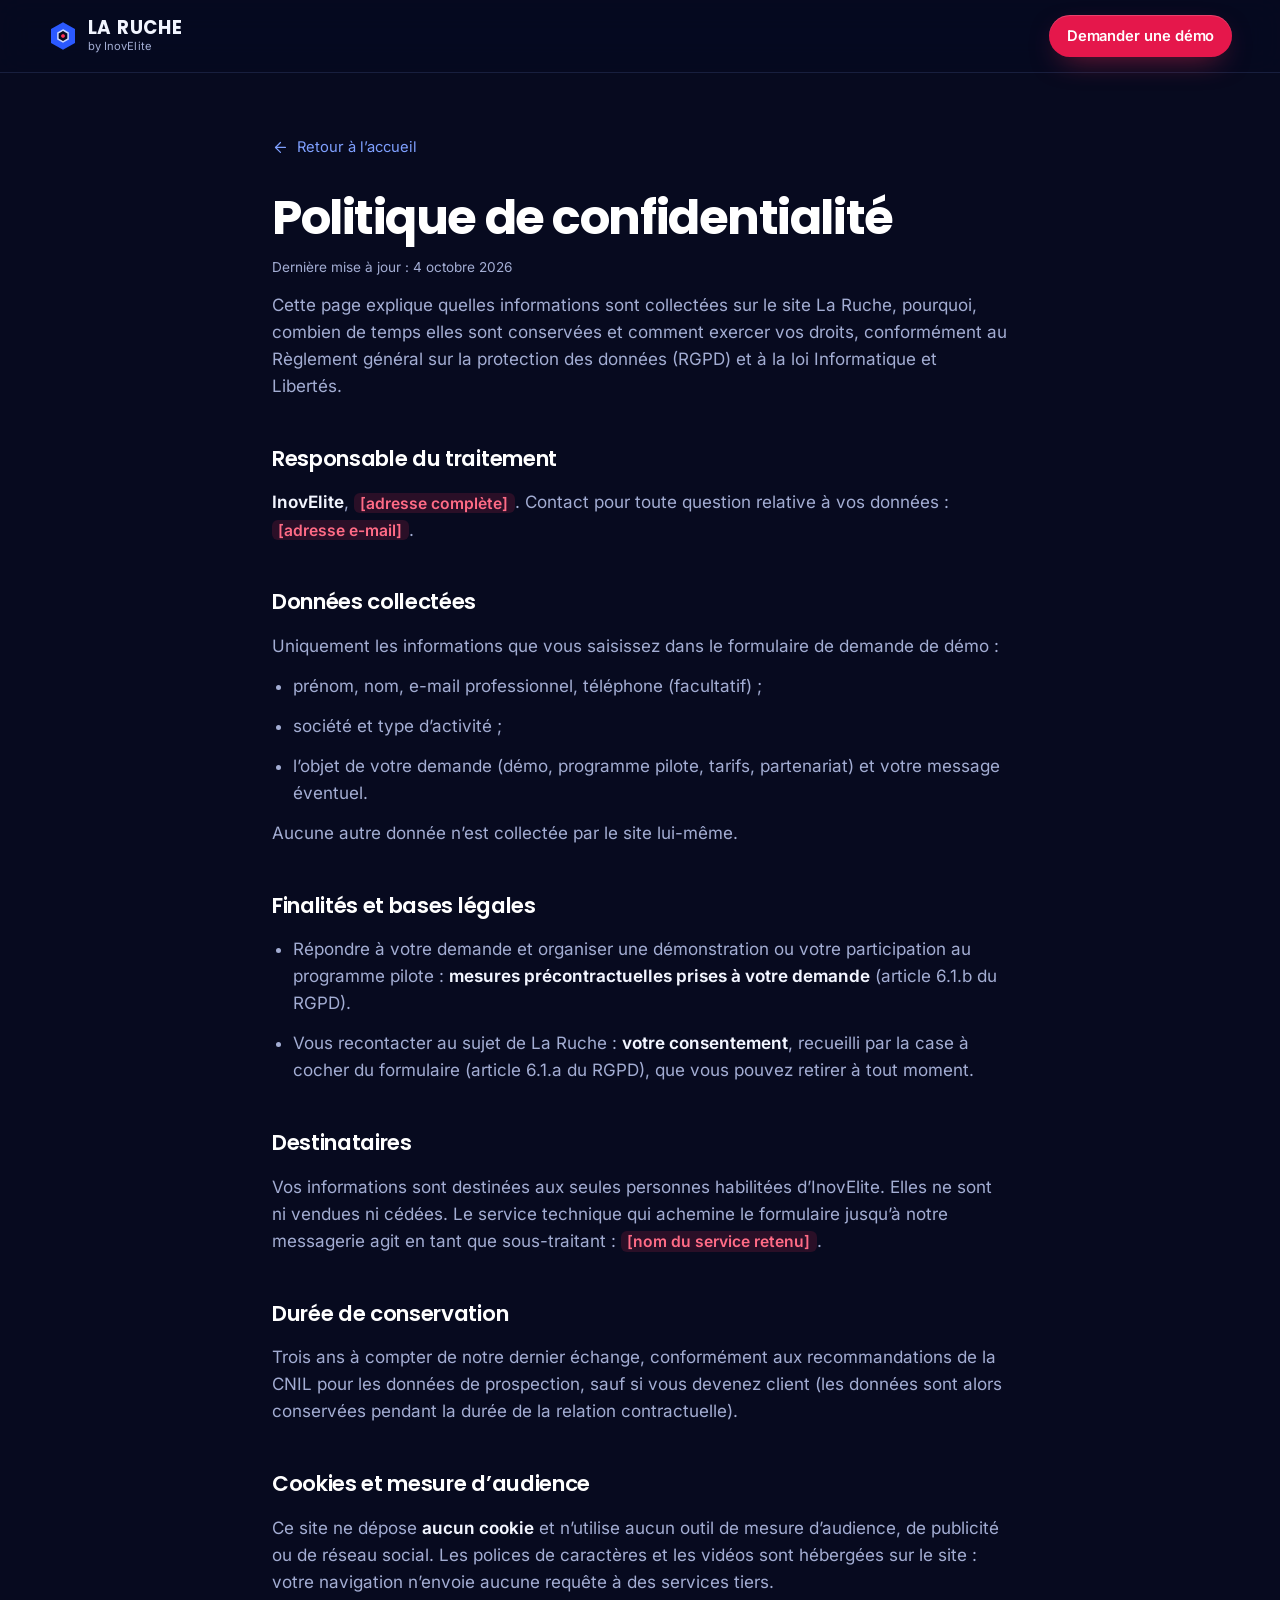
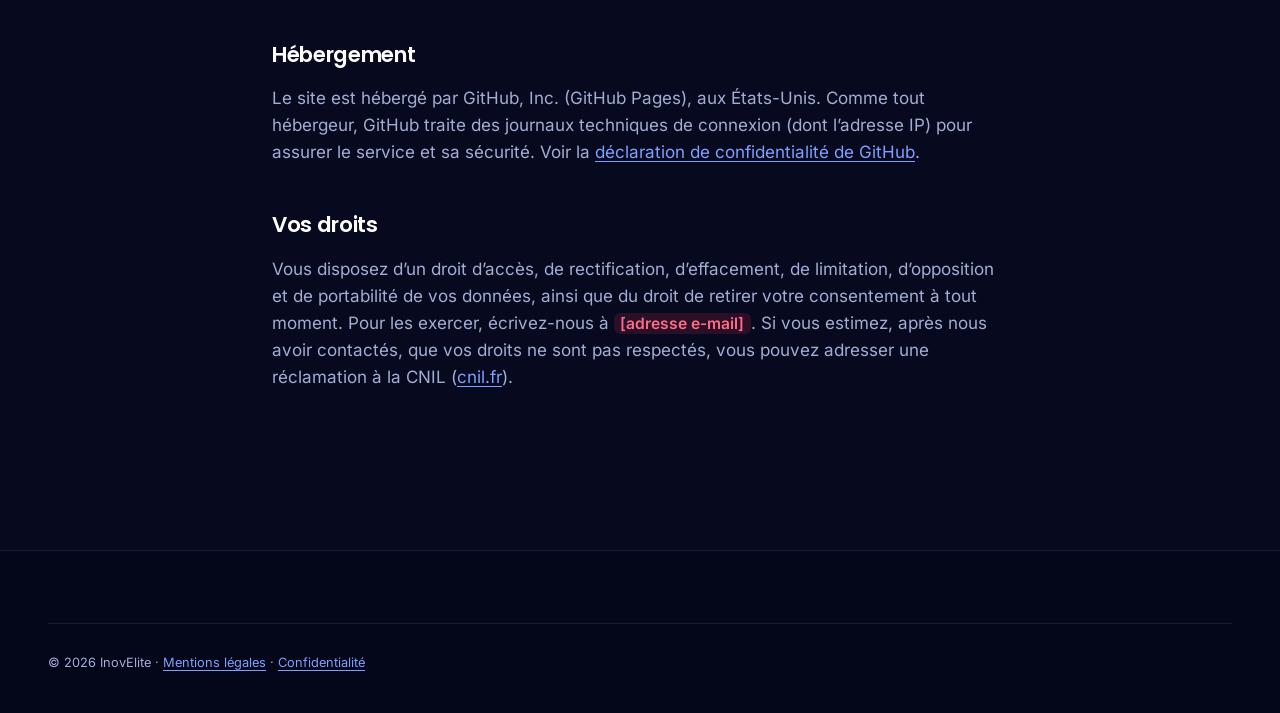
<file: docs/confidentialite.html>
<!doctype html>
<html lang="fr" class="no-js">
<head>
  <meta charset="utf-8">
  <meta name="viewport" content="width=device-width, initial-scale=1, viewport-fit=cover">
  <title>Confidentialité · La Ruche by InovElite</title>
  <meta name="description" content="Politique de confidentialité du site La Ruche by InovElite : données collectées, finalités, durées de conservation et vos droits.">
  <meta name="robots" content="noindex, follow">
  <link rel="canonical" href="https://sofianmrn.github.io/RucheSite/confidentialite.html">
  <meta name="theme-color" content="#070A1F">
  <meta name="color-scheme" content="dark">
  <link rel="icon" href="favicon.svg" type="image/svg+xml">
  <link rel="icon" href="favicon-32.png" sizes="32x32" type="image/png">
  <link rel="apple-touch-icon" href="apple-touch-icon.png">
  <link rel="stylesheet" href="assets/css/site.css?v=12">
  <script>document.documentElement.classList.replace('no-js', 'js');</script>
</head>
<body>
  <a class="skip-link" href="#contenu">Aller au contenu</a>
  <header class="site-header is-scrolled">
    <div class="site-header__inner">
      <a class="wordmark" href="./" aria-label="La Ruche by InovElite, accueil">
        <svg class="wordmark__mark" viewBox="0 0 100 100" aria-hidden="true"><polygon points="50,4 90,27 90,73 50,96 10,73 10,27" /><polygon class="wordmark__core" points="50,30 67,40 67,60 50,70 33,60 33,40" /><polygon class="wordmark__dot" points="50,43 56,46.5 56,53.5 50,57 44,53.5 44,46.5" /></svg>
        <span class="wordmark__text"><span class="wordmark__name">La Ruche</span><span class="wordmark__by">by InovElite</span></span>
      </a>
      <a class="btn btn--signal btn--sm" href="./#demo">Demander une démo</a>
    </div>
  </header>

  <main id="contenu" class="page-simple" tabindex="-1">
    <article class="wrap legal">
      <a class="back-home" href="./"><svg class="icon" aria-hidden="true"><use href="assets/img/icons.svg#i-arrow-right"/></svg>Retour à l’accueil</a>
      <h1>Politique de confidentialité</h1>
      <p class="updated">Dernière mise à jour&nbsp;: 4 octobre 2026</p>

      <p>Cette page explique quelles informations sont collectées sur le site La Ruche, pourquoi, combien de temps elles sont conservées et comment exercer vos droits, conformément au Règlement général sur la protection des données (RGPD) et à la loi Informatique et Libertés.</p>

      <h2>Responsable du traitement</h2>
      <p><strong>InovElite</strong>, <span class="todo">[adresse complète]</span>. Contact pour toute question relative à vos données&nbsp;: <span class="todo">[adresse e-mail]</span>.</p>

      <h2>Données collectées</h2>
      <p>Uniquement les informations que vous saisissez dans le formulaire de demande de démo&nbsp;:</p>
      <ul>
        <li>prénom, nom, e-mail professionnel, téléphone (facultatif)&nbsp;;</li>
        <li>société et type d’activité&nbsp;;</li>
        <li>l’objet de votre demande (démo, programme pilote, tarifs, partenariat) et votre message éventuel.</li>
      </ul>
      <p>Aucune autre donnée n’est collectée par le site lui-même.</p>

      <h2>Finalités et bases légales</h2>
      <ul>
        <li>Répondre à votre demande et organiser une démonstration ou votre participation au programme pilote&nbsp;: <strong>mesures précontractuelles prises à votre demande</strong> (article 6.1.b du RGPD).</li>
        <li>Vous recontacter au sujet de La Ruche&nbsp;: <strong>votre consentement</strong>, recueilli par la case à cocher du formulaire (article 6.1.a du RGPD), que vous pouvez retirer à tout moment.</li>
      </ul>

      <h2>Destinataires</h2>
      <p>Vos informations sont destinées aux seules personnes habilitées d’InovElite. Elles ne sont ni vendues ni cédées. Le service technique qui achemine le formulaire jusqu’à notre messagerie agit en tant que sous-traitant&nbsp;: <span class="todo">[nom du service retenu]</span>.</p>

      <h2>Durée de conservation</h2>
      <p>Trois ans à compter de notre dernier échange, conformément aux recommandations de la CNIL pour les données de prospection, sauf si vous devenez client (les données sont alors conservées pendant la durée de la relation contractuelle).</p>

      <h2>Cookies et mesure d’audience</h2>
      <p>Ce site ne dépose <strong>aucun cookie</strong> et n’utilise aucun outil de mesure d’audience, de publicité ou de réseau social. Les polices de caractères et les vidéos sont hébergées sur le site&nbsp;: votre navigation n’envoie aucune requête à des services tiers.</p>

      <h2>Hébergement</h2>
      <p>Le site est hébergé par GitHub, Inc. (GitHub Pages), aux États-Unis. Comme tout hébergeur, GitHub traite des journaux techniques de connexion (dont l’adresse IP) pour assurer le service et sa sécurité. Voir la <a href="https://docs.github.com/fr/site-policy/privacy-policies/github-general-privacy-statement" rel="noopener">déclaration de confidentialité de GitHub</a>.</p>

      <h2>Vos droits</h2>
      <p>Vous disposez d’un droit d’accès, de rectification, d’effacement, de limitation, d’opposition et de portabilité de vos données, ainsi que du droit de retirer votre consentement à tout moment. Pour les exercer, écrivez-nous à <span class="todo">[adresse e-mail]</span>. Si vous estimez, après nous avoir contactés, que vos droits ne sont pas respectés, vous pouvez adresser une réclamation à la CNIL (<a href="https://www.cnil.fr" rel="noopener">cnil.fr</a>).</p>
    </article>
  </main>

  <footer class="site-footer">
    <div class="wrap">
      <p class="site-footer__legal">© <span data-year>2026</span> InovElite · <a href="mentions-legales.html">Mentions légales</a> · <a href="confidentialite.html">Confidentialité</a></p>
    </div>
  </footer>
  <script>document.querySelectorAll('[data-year]').forEach(function (el) { el.textContent = new Date().getFullYear(); });</script>
</body>
</html>
</file>
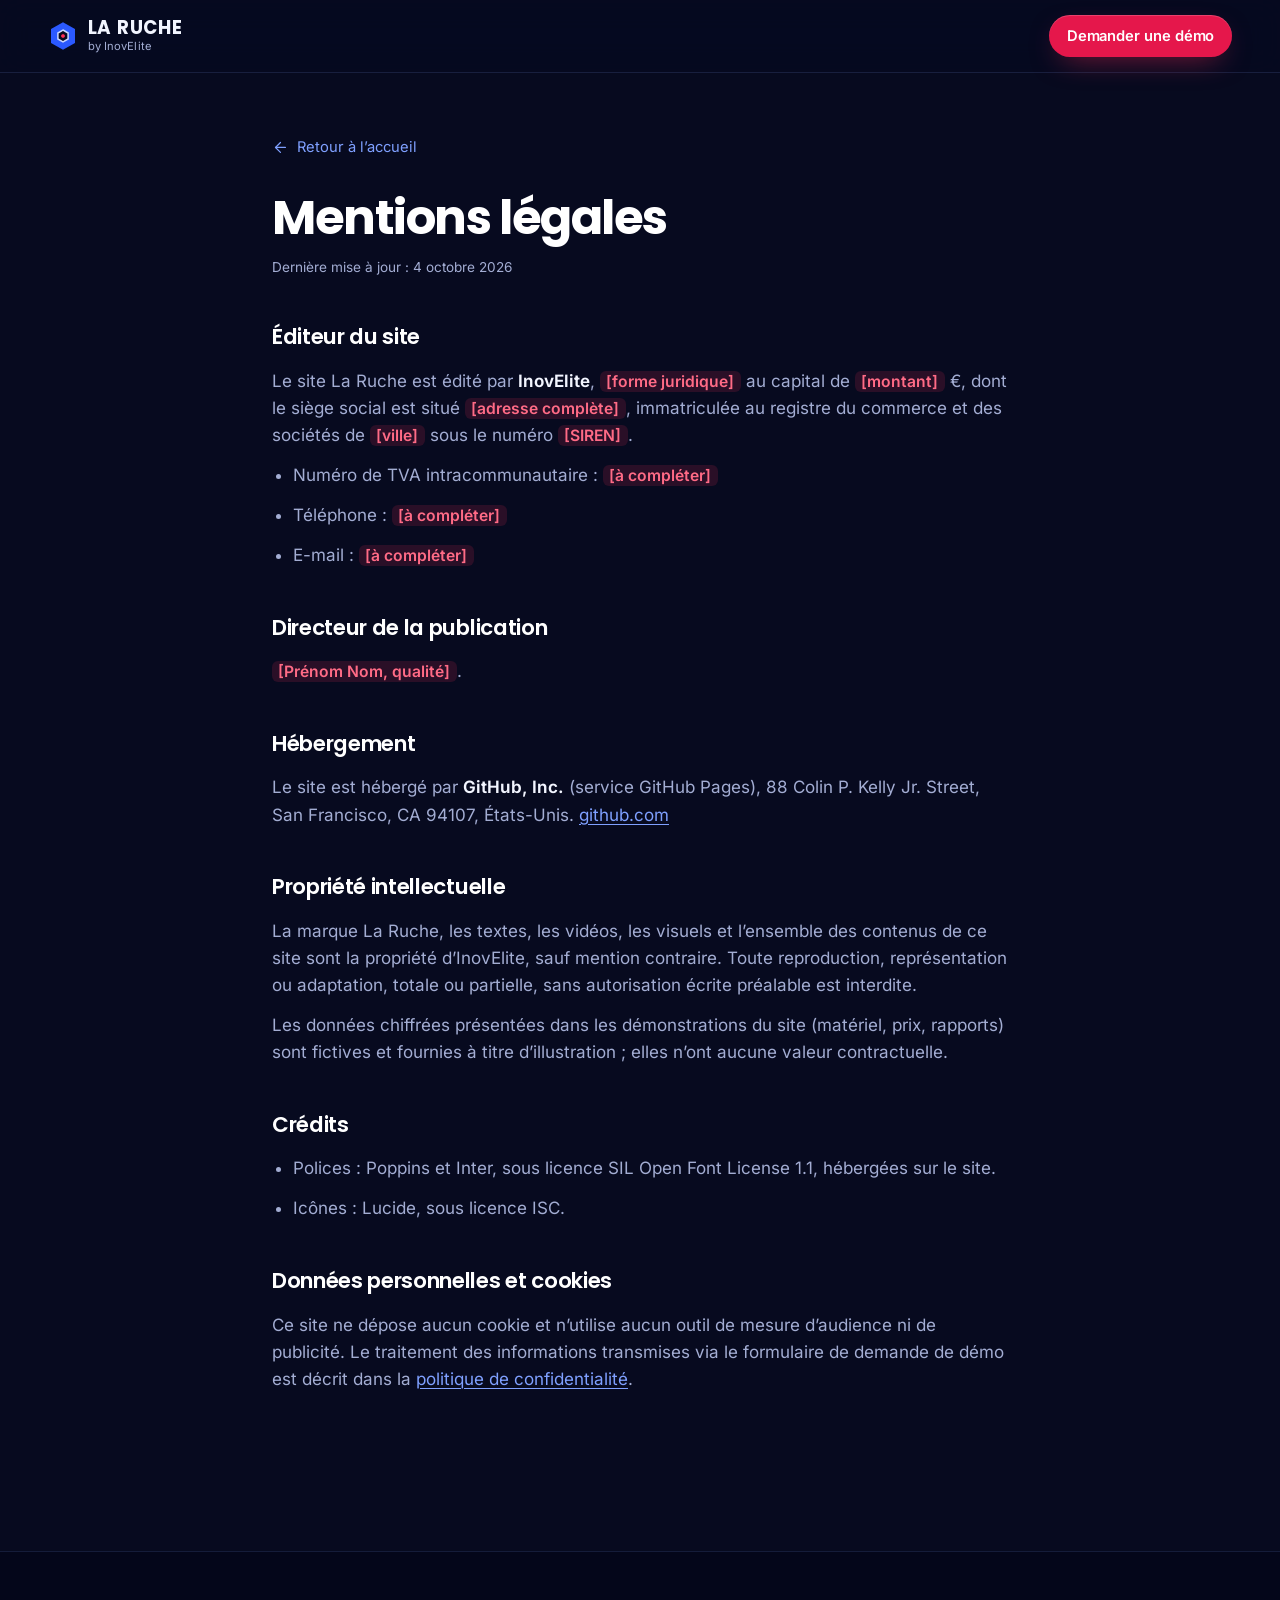
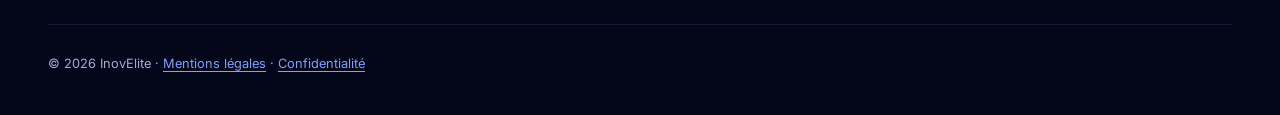
<file: docs/mentions-legales.html>
<!doctype html>
<html lang="fr" class="no-js">
<head>
  <meta charset="utf-8">
  <meta name="viewport" content="width=device-width, initial-scale=1, viewport-fit=cover">
  <title>Mentions légales · La Ruche by InovElite</title>
  <meta name="description" content="Mentions légales du site La Ruche by InovElite.">
  <meta name="robots" content="noindex, follow">
  <link rel="canonical" href="https://sofianmrn.github.io/RucheSite/mentions-legales.html">
  <meta name="theme-color" content="#070A1F">
  <meta name="color-scheme" content="dark">
  <link rel="icon" href="favicon.svg" type="image/svg+xml">
  <link rel="icon" href="favicon-32.png" sizes="32x32" type="image/png">
  <link rel="apple-touch-icon" href="apple-touch-icon.png">
  <link rel="stylesheet" href="assets/css/site.css?v=12">
  <script>document.documentElement.classList.replace('no-js', 'js');</script>
</head>
<body>
  <a class="skip-link" href="#contenu">Aller au contenu</a>
  <header class="site-header is-scrolled">
    <div class="site-header__inner">
      <a class="wordmark" href="./" aria-label="La Ruche by InovElite, accueil">
        <svg class="wordmark__mark" viewBox="0 0 100 100" aria-hidden="true"><polygon points="50,4 90,27 90,73 50,96 10,73 10,27" /><polygon class="wordmark__core" points="50,30 67,40 67,60 50,70 33,60 33,40" /><polygon class="wordmark__dot" points="50,43 56,46.5 56,53.5 50,57 44,53.5 44,46.5" /></svg>
        <span class="wordmark__text"><span class="wordmark__name">La Ruche</span><span class="wordmark__by">by InovElite</span></span>
      </a>
      <a class="btn btn--signal btn--sm" href="./#demo">Demander une démo</a>
    </div>
  </header>

  <main id="contenu" class="page-simple" tabindex="-1">
    <article class="wrap legal">
      <a class="back-home" href="./"><svg class="icon" aria-hidden="true"><use href="assets/img/icons.svg#i-arrow-right"/></svg>Retour à l’accueil</a>
      <h1>Mentions légales</h1>
      <p class="updated">Dernière mise à jour&nbsp;: 4 octobre 2026</p>

      <h2>Éditeur du site</h2>
      <p>Le site La Ruche est édité par <strong>InovElite</strong>, <span class="todo">[forme juridique]</span> au capital de <span class="todo">[montant]</span>&nbsp;€, dont le siège social est situé <span class="todo">[adresse complète]</span>, immatriculée au registre du commerce et des sociétés de <span class="todo">[ville]</span> sous le numéro <span class="todo">[SIREN]</span>.</p>
      <ul>
        <li>Numéro de TVA intracommunautaire&nbsp;: <span class="todo">[à compléter]</span></li>
        <li>Téléphone&nbsp;: <span class="todo">[à compléter]</span></li>
        <li>E-mail&nbsp;: <span class="todo">[à compléter]</span></li>
      </ul>

      <h2>Directeur de la publication</h2>
      <p><span class="todo">[Prénom Nom, qualité]</span>.</p>

      <h2>Hébergement</h2>
      <p>Le site est hébergé par <strong>GitHub, Inc.</strong> (service GitHub Pages), 88 Colin P. Kelly Jr. Street, San Francisco, CA 94107, États-Unis. <a href="https://github.com" rel="noopener">github.com</a></p>

      <h2>Propriété intellectuelle</h2>
      <p>La marque La Ruche, les textes, les vidéos, les visuels et l’ensemble des contenus de ce site sont la propriété d’InovElite, sauf mention contraire. Toute reproduction, représentation ou adaptation, totale ou partielle, sans autorisation écrite préalable est interdite.</p>
      <p>Les données chiffrées présentées dans les démonstrations du site (matériel, prix, rapports) sont fictives et fournies à titre d’illustration&nbsp;; elles n’ont aucune valeur contractuelle.</p>

      <h2>Crédits</h2>
      <ul>
        <li>Polices&nbsp;: Poppins et Inter, sous licence SIL Open Font License 1.1, hébergées sur le site.</li>
        <li>Icônes&nbsp;: Lucide, sous licence ISC.</li>
      </ul>

      <h2>Données personnelles et cookies</h2>
      <p>Ce site ne dépose aucun cookie et n’utilise aucun outil de mesure d’audience ni de publicité. Le traitement des informations transmises via le formulaire de demande de démo est décrit dans la <a href="confidentialite.html">politique de confidentialité</a>.</p>
    </article>
  </main>

  <footer class="site-footer">
    <div class="wrap">
      <p class="site-footer__legal">© <span data-year>2026</span> InovElite · <a href="mentions-legales.html">Mentions légales</a> · <a href="confidentialite.html">Confidentialité</a></p>
    </div>
  </footer>
  <script>document.querySelectorAll('[data-year]').forEach(function (el) { el.textContent = new Date().getFullYear(); });</script>
</body>
</html>
</file>
<file: docs/assets/css/site.css>
/* =========================================================
   La Ruche by InovElite · site vitrine
   Monde : la nuit du film de lancement, la lumière bleue
   de la ruche, une seule cellule rouge : vous.
   ========================================================= */

/* ---------- Polices (auto-hébergées, SIL OFL) ---------- */
@font-face {
  font-family: "Poppins";
  font-style: normal;
  font-weight: 600;
  font-display: swap;
  src: url("../fonts/poppins-latin-600-normal.woff2") format("woff2");
  unicode-range: U+0000-00FF, U+0131, U+0152-0153, U+02BB-02BC, U+02C6, U+02DA, U+02DC, U+0304, U+0308, U+0329, U+2000-206F, U+20AC, U+2122, U+2191, U+2193, U+2212, U+2215, U+FEFF, U+FFFD;
}
@font-face {
  font-family: "Poppins";
  font-style: normal;
  font-weight: 600;
  font-display: swap;
  src: url("../fonts/poppins-latin-ext-600-normal.woff2") format("woff2");
  unicode-range: U+0100-02BA, U+02BD-02C5, U+02C7-02CC, U+02CE-02D7, U+02DD-02FF, U+0304, U+0308, U+0329, U+1D00-1DBF, U+1E00-1E9F, U+1EF2-1EFF, U+2020, U+20A0-20AB, U+20AD-20C0, U+2113, U+2C60-2C7F, U+A720-A7FF;
}
@font-face {
  font-family: "Poppins";
  font-style: normal;
  font-weight: 700;
  font-display: swap;
  src: url("../fonts/poppins-latin-700-normal.woff2") format("woff2");
  unicode-range: U+0000-00FF, U+0131, U+0152-0153, U+02BB-02BC, U+02C6, U+02DA, U+02DC, U+0304, U+0308, U+0329, U+2000-206F, U+20AC, U+2122, U+2191, U+2193, U+2212, U+2215, U+FEFF, U+FFFD;
}
@font-face {
  font-family: "Poppins";
  font-style: normal;
  font-weight: 700;
  font-display: swap;
  src: url("../fonts/poppins-latin-ext-700-normal.woff2") format("woff2");
  unicode-range: U+0100-02BA, U+02BD-02C5, U+02C7-02CC, U+02CE-02D7, U+02DD-02FF, U+0304, U+0308, U+0329, U+1D00-1DBF, U+1E00-1E9F, U+1EF2-1EFF, U+2020, U+20A0-20AB, U+20AD-20C0, U+2113, U+2C60-2C7F, U+A720-A7FF;
}
@font-face {
  font-family: "Inter";
  font-style: normal;
  font-weight: 100 900;
  font-display: swap;
  src: url("../fonts/inter-latin-wght-normal.woff2") format("woff2-variations");
  unicode-range: U+0000-00FF, U+0131, U+0152-0153, U+02BB-02BC, U+02C6, U+02DA, U+02DC, U+0304, U+0308, U+0329, U+2000-206F, U+20AC, U+2122, U+2191, U+2193, U+2212, U+2215, U+FEFF, U+FFFD;
}
@font-face {
  font-family: "Inter";
  font-style: normal;
  font-weight: 100 900;
  font-display: swap;
  src: url("../fonts/inter-latin-ext-wght-normal.woff2") format("woff2-variations");
  unicode-range: U+0100-02BA, U+02BD-02C5, U+02C7-02CC, U+02CE-02D7, U+02DD-02FF, U+0304, U+0308, U+0329, U+1D00-1DBF, U+1E00-1E9F, U+1EF2-1EFF, U+2020, U+20A0-20AB, U+20AD-20C0, U+2113, U+2C60-2C7F, U+A720-A7FF;
}

/* ---------- Tokens ---------- */
:root {
  --night-950: #04061a;
  --night-900: #070a1f;
  --night-850: #0a0f2c;
  --night-800: #0e1438;
  --night-700: #151d4a;
  --night-600: #1e2860;
  --line: rgba(127, 160, 255, 0.14);
  --line-strong: rgba(127, 160, 255, 0.3);

  --blue: #2b59ff;
  --blue-hi: #4f75ff;
  --blue-soft: #7fa0ff;
  --ice: #c9d6ff;
  --ink: #f2f5ff;
  --muted: #a3add3;

  --signal: #ff2d55;
  --signal-strong: #e5174b;
  --signal-deep: #c80f3c;
  --signal-text: #ff6b86;
  --ok: #34d399;

  --paper: #ffffff;
  --paper-ink: #0a0f2c;
  --paper-muted: #4b5578;
  --paper-line: #e4e8f1;

  --font-display: "Poppins", "Avenir Next", "Segoe UI", sans-serif;
  --font-body: "Inter", "Segoe UI", system-ui, -apple-system, sans-serif;
  --font-mono: "Inter", "Segoe UI", system-ui, sans-serif;

  --fs-hero: clamp(2.6rem, 1.15rem + 5.6vw, 5.75rem);
  --fs-h2: clamp(1.95rem, 1.25rem + 2.7vw, 3.45rem);
  --fs-h3: clamp(1.12rem, 1rem + 0.45vw, 1.35rem);
  --fs-lead: clamp(1.06rem, 0.98rem + 0.4vw, 1.3rem);
  --fs-body: 1.0625rem;
  --fs-small: 0.875rem;
  --fs-micro: 0.78rem;

  --gutter: clamp(1.25rem, 4vw, 3rem);
  --wrap: 1240px;
  --section: clamp(5.5rem, 3.5rem + 8vw, 10.5rem);
  --header-h: 72px;

  --r-sm: 10px;
  --r: 16px;
  --r-lg: 24px;
  --r-pill: 999px;

  --ease-out: cubic-bezier(0.16, 1, 0.3, 1);
  --ease-in-out: cubic-bezier(0.65, 0, 0.35, 1);
  --dur-fast: 180ms;
  --dur: 560ms;
  --dur-slow: 900ms;

  --hex-tile: url("data:image/svg+xml,%3Csvg xmlns='http://www.w3.org/2000/svg' width='60' height='34.64'%3E%3Cpath d='M0 17.32 10 0h20l10 17.32-10 17.32H10ZM40 17.32h20' fill='none' stroke='%237fa0ff' stroke-opacity='.075'/%3E%3C/svg%3E");
  --shadow-panel: 0 30px 60px -30px rgba(0, 0, 0, 0.65), 0 2px 8px rgba(0, 0, 0, 0.25);

  color-scheme: dark;
}

/* ---------- Base ---------- */
*,
*::before,
*::after { box-sizing: border-box; }

html {
  -webkit-text-size-adjust: 100%;
  text-size-adjust: 100%;
  scroll-behavior: smooth;
  scroll-padding-top: calc(var(--header-h) + 16px);
  scrollbar-color: var(--night-600) var(--night-950);
  background: var(--night-900);
}

body {
  margin: 0;
  background: var(--night-900);
  color: var(--ink);
  font-family: var(--font-body);
  font-size: var(--fs-body);
  line-height: 1.6;
  font-feature-settings: "cv11", "ss01";
  -webkit-font-smoothing: antialiased;
  -moz-osx-font-smoothing: grayscale;
  text-rendering: optimizeLegibility;
  overflow-x: clip;
  caret-color: var(--blue-soft);
}

::selection { background: var(--blue); color: #fff; }

::-webkit-scrollbar { width: 12px; height: 12px; }
::-webkit-scrollbar-track { background: var(--night-950); }
::-webkit-scrollbar-thumb { background: var(--night-600); border: 3px solid var(--night-950); border-radius: 12px; }
::-webkit-scrollbar-thumb:hover { background: #2b3a86; }

img, svg, video, canvas { display: block; max-width: 100%; }
h1, h2, h3, p, ul, ol, dl, dd, figure { margin: 0; }
ul, ol { padding: 0; list-style: none; }
button, input, select, textarea { font: inherit; color: inherit; }
button { cursor: pointer; background: none; border: 0; padding: 0; }
a { color: var(--blue-soft); text-decoration-thickness: 1px; text-underline-offset: 0.2em; }
a:hover { color: var(--ice); }
strong, b { font-weight: 650; color: var(--ink); }
code { font-family: var(--font-mono); }
.hive-caption__who, .request-card__label, .stage__label, .quote__ref, .report__period, .node__gives,
.ledger__row--head span, .ledger code, .timeline__when, .film-link__time, .day-counter__value, .stopwatch span { font-variant-numeric: tabular-nums; }
table { border-collapse: collapse; }

:focus-visible {
  outline: 2px solid var(--ice);
  outline-offset: 3px;
  border-radius: 6px;
}

[hidden] { display: none !important; }

.visually-hidden {
  position: absolute !important;
  width: 1px; height: 1px;
  margin: -1px; padding: 0;
  overflow: hidden;
  clip: rect(0 0 0 0);
  white-space: nowrap;
  border: 0;
}

.skip-link {
  position: fixed;
  left: 16px; top: 12px;
  z-index: 100;
  padding: 0.7rem 1.1rem;
  border-radius: var(--r-pill);
  background: var(--ink);
  color: var(--night-900);
  font-weight: 600;
  text-decoration: none;
  transform: translateY(-160%);
  transition: transform var(--dur-fast) var(--ease-out);
}
.skip-link:focus { transform: none; color: var(--night-900); }
.skip-link:hover { color: var(--night-900); }

.wrap {
  width: min(var(--wrap), 100% - 2 * var(--gutter));
  margin-inline: auto;
}

.icon {
  width: 1.15em;
  height: 1.15em;
  flex: none;
  stroke: currentColor;
  fill: none;
}

main { outline: none; }
main > section { position: relative; }

.h2 {
  font-family: var(--font-display);
  font-size: var(--fs-h2);
  font-weight: 700;
  line-height: 1.08;
  letter-spacing: -0.025em;
  text-wrap: balance;
  color: var(--ink);
}

/* ---------- Boutons ---------- */
.btn {
  --btn-h: 52px;
  display: inline-flex;
  align-items: center;
  justify-content: center;
  gap: 0.55rem;
  min-height: var(--btn-h);
  padding: 0 1.5rem;
  border-radius: var(--r-pill);
  font-family: var(--font-body);
  font-size: 1rem;
  font-weight: 600;
  letter-spacing: -0.005em;
  line-height: 1;
  text-decoration: none;
  white-space: nowrap;
  touch-action: manipulation;
  transition: transform var(--dur-fast) var(--ease-out), box-shadow var(--dur) var(--ease-out), background-color var(--dur-fast) linear, border-color var(--dur-fast) linear, color var(--dur-fast) linear;
}
.btn .icon { transition: transform var(--dur-fast) var(--ease-out); }
.btn:hover .icon { transform: translateX(3px); }
.btn:active { transform: scale(0.98); }

.btn--signal {
  background: var(--signal-strong);
  color: #fff;
  box-shadow: 0 10px 30px -12px rgba(255, 45, 85, 0.65), inset 0 1px 0 rgba(255, 255, 255, 0.18);
}
.btn--signal:hover {
  background: var(--signal-deep);
  color: #fff;
  box-shadow: 0 14px 38px -10px rgba(255, 45, 85, 0.75), inset 0 1px 0 rgba(255, 255, 255, 0.18);
}
.btn--signal:focus-visible { outline-color: #fff; }

.btn--ghost {
  background: rgba(127, 160, 255, 0.06);
  color: var(--ink);
  border: 1px solid var(--line-strong);
}
.btn--ghost:hover { background: rgba(127, 160, 255, 0.12); border-color: var(--blue-soft); color: #fff; }

.btn--sm { --btn-h: 42px; padding: 0 1.1rem; font-size: 0.92rem; }
.btn--lg { --btn-h: 58px; padding: 0 1.9rem; font-size: 1.05rem; }
.btn[disabled], .btn[aria-disabled="true"] { opacity: 0.55; cursor: progress; }

/* ---------- Wordmark ---------- */
.wordmark {
  display: inline-flex;
  align-items: center;
  gap: 0.6rem;
  color: var(--ink);
  text-decoration: none;
}
.wordmark:hover { color: #fff; }
.wordmark__mark { width: 30px; height: 30px; }
.wordmark__mark polygon { fill: var(--blue); }
.wordmark__mark .wordmark__core { fill: var(--night-900); stroke: var(--ice); stroke-width: 5; }
.wordmark__mark .wordmark__dot { fill: var(--signal); }
.wordmark__text { display: flex; flex-direction: column; line-height: 1; }
.wordmark__name {
  font-family: var(--font-display);
  font-weight: 700;
  font-size: 1.15rem;
  letter-spacing: 0.04em;
  text-transform: uppercase;
}
.wordmark__by { margin-top: 0.22rem; font-size: 0.7rem; color: var(--muted); letter-spacing: 0.01em; }
.wordmark--lg .wordmark__mark { width: 40px; height: 40px; }
.wordmark--lg .wordmark__name { font-size: 1.5rem; }
.wordmark--lg .wordmark__by { font-size: 0.8rem; }

/* ---------- En-tête ---------- */
.site-header {
  position: fixed;
  inset: 0 0 auto 0;
  z-index: 50;
  height: var(--header-h);
  transition: background-color var(--dur) var(--ease-out), box-shadow var(--dur) var(--ease-out), backdrop-filter var(--dur) var(--ease-out);
}
.site-header.is-scrolled {
  background: rgba(7, 10, 31, 0.82);
  -webkit-backdrop-filter: saturate(140%) blur(14px);
  backdrop-filter: saturate(140%) blur(14px);
  box-shadow: 0 1px 0 var(--line);
}
.site-header__inner {
  height: 100%;
  width: min(1360px, 100% - 2 * var(--gutter));
  margin-inline: auto;
  display: flex;
  align-items: center;
  justify-content: space-between;
  gap: 1.5rem;
}

.site-nav__toggle {
  display: none;
  width: 44px; height: 44px;
  align-items: center; justify-content: center;
  border-radius: 12px;
  border: 1px solid var(--line-strong);
  color: var(--ink);
}
.site-nav__toggle .icon { width: 22px; height: 22px; }

.site-nav__list { display: flex; align-items: center; gap: 0.35rem; }
.site-nav__list a:not(.btn) {
  display: inline-flex;
  align-items: center;
  min-height: 42px;
  padding: 0 0.85rem;
  border-radius: var(--r-pill);
  color: var(--muted);
  font-size: 0.94rem;
  font-weight: 500;
  text-decoration: none;
  transition: color var(--dur-fast) linear, background-color var(--dur-fast) linear;
}
.site-nav__list a:not(.btn):hover,
.site-nav__list a[aria-current="true"] { color: var(--ink); background: rgba(127, 160, 255, 0.08); }
.site-nav__cta { margin-left: 0.6rem; }

@media (max-width: 1199px) {
  .site-nav__toggle { display: inline-flex; }
  .site-nav__list {
    position: fixed;
    top: var(--header-h);
    left: 0; right: 0;
    flex-direction: column;
    align-items: stretch;
    gap: 0.25rem;
    padding: 1rem var(--gutter) 1.5rem;
    background: rgba(7, 10, 31, 0.97);
    -webkit-backdrop-filter: blur(16px);
    backdrop-filter: blur(16px);
    border-bottom: 1px solid var(--line);
    opacity: 0;
    visibility: hidden;
    transform: translateY(-8px);
    transition: opacity var(--dur-fast) linear, transform var(--dur) var(--ease-out), visibility 0s linear var(--dur-fast);
  }
  .site-nav__list.is-open {
    opacity: 1;
    visibility: visible;
    transform: none;
    transition: opacity var(--dur-fast) linear, transform var(--dur) var(--ease-out), visibility 0s;
  }
  .site-nav__list a:not(.btn) { min-height: 48px; font-size: 1.05rem; color: var(--ink); }
  .site-nav__cta { margin: 0.5rem 0 0; }
  .site-nav__cta .btn { width: 100%; --btn-h: 52px; }
  .site-header.menu-open { background: rgba(7, 10, 31, 0.97); }
}

/* =========================================================
   HERO · la ruche
   ========================================================= */
.hero {
  position: relative;
  min-height: max(100svh, 720px);
  display: flex;
  align-items: center;
  padding: calc(var(--header-h) + 3rem) 0 4.5rem;
  overflow: hidden;
  isolation: isolate;
  background: var(--night-950);
}

.hero__stage {
  position: absolute;
  inset: 0;
  z-index: -1;
  background: var(--night-950) url("../img/hero-ruche.webp") center 70% / cover no-repeat;
}
.hero__stage::after {
  /* voile de lisibilité, côté texte */
  content: "";
  position: absolute;
  inset: 0;
  pointer-events: none;
  background:
    linear-gradient(90deg, rgba(4, 6, 26, 0.94) 0%, rgba(4, 6, 26, 0.78) 30%, rgba(4, 6, 26, 0.18) 58%, rgba(4, 6, 26, 0) 72%),
    linear-gradient(180deg, rgba(4, 6, 26, 0.7) 0%, rgba(4, 6, 26, 0) 22%, rgba(4, 6, 26, 0) 78%, var(--night-900) 100%);
}
.hero__canvas {
  position: absolute;
  inset: 0;
  width: 100%;
  height: 100%;
  opacity: 0;
  transition: opacity 1.2s var(--ease-out);
}
.hero.is-live .hero__canvas { opacity: 1; }
.hero.is-live .hero__stage { background-image: none; }

.hero__actors { position: absolute; inset: 0; z-index: 2; pointer-events: none; }
.no-js .hero__actors, .hero:not(.is-live) .hero__actors { display: none; }

.actor {
  position: absolute;
  left: 0; top: 0;
  pointer-events: auto;
  display: inline-flex;
  align-items: center;
  gap: 0.5rem;
  min-height: 34px;
  padding: 0 0.85rem 0 0.7rem;
  border-radius: var(--r-pill);
  background: rgba(7, 10, 31, 0.74);
  border: 1px solid var(--line-strong);
  color: var(--ice);
  font-size: 0.82rem;
  font-weight: 550;
  letter-spacing: 0.005em;
  white-space: nowrap;
  -webkit-backdrop-filter: blur(6px);
  backdrop-filter: blur(6px);
  transform: translate3d(var(--ax, 0px), var(--ay, 0px), 0) translate(-50%, -150%);
  transition: border-color var(--dur-fast) linear, color var(--dur-fast) linear, background-color var(--dur-fast) linear, box-shadow var(--dur) var(--ease-out);
  will-change: transform;
}
.actor::before {
  /* zone tactile élargie */
  content: "";
  position: absolute;
  inset: -8px -6px;
}
.actor__dot {
  width: 8px; height: 8px;
  border-radius: 50%;
  background: var(--blue-soft);
  box-shadow: 0 0 0 3px rgba(127, 160, 255, 0.18);
}
.actor--you { color: #fff; border-color: rgba(255, 45, 85, 0.6); }
.actor--you .actor__dot { background: var(--signal); box-shadow: 0 0 0 3px rgba(255, 45, 85, 0.25); }
.actor--client .actor__dot { background: var(--ink); }
.actor:hover,
.actor.is-active {
  color: #fff;
  border-color: var(--blue-soft);
  background: rgba(21, 29, 74, 0.9);
  box-shadow: 0 0 0 4px rgba(43, 89, 255, 0.22);
}
.actor--you.is-active,
.actor--you:hover { border-color: var(--signal); box-shadow: 0 0 0 4px rgba(255, 45, 85, 0.22); }

.hero__content { position: relative; z-index: 3; }
.hero__content > * { max-width: 40rem; }

.hero__title {
  font-family: var(--font-display);
  font-size: clamp(2.5rem, 1.1rem + 4.4vw, 4.75rem);
  font-weight: 700;
  line-height: 1.02;
  letter-spacing: -0.035em;
  color: #fff;
  text-shadow: 0 2px 30px rgba(4, 6, 26, 0.6);
}
.hero__content > .hero__title { max-width: 48rem; }
.hero__title-accent { display: block; color: var(--blue-soft); white-space: nowrap; }

.hero__lead {
  margin-top: 1.6rem;
  font-size: var(--fs-lead);
  line-height: 1.55;
  color: #d5ddfa;
  max-width: 36rem;
}
.hero__lead strong { color: #fff; font-weight: 600; }

.quick-demo {
  margin-top: 2.2rem;
  display: flex;
  align-items: center;
  gap: 0.4rem;
  width: min(100%, 34rem);
  padding: 0.35rem;
  border-radius: var(--r-pill);
  background: rgba(10, 15, 44, 0.78);
  border: 1px solid var(--line-strong);
  -webkit-backdrop-filter: blur(10px);
  backdrop-filter: blur(10px);
  transition: border-color var(--dur-fast) linear, box-shadow var(--dur) var(--ease-out);
}
.quick-demo:focus-within { border-color: var(--blue-soft); box-shadow: 0 0 0 4px rgba(43, 89, 255, 0.2); }
.quick-demo__input {
  flex: 1;
  min-width: 0;
  height: 48px;
  padding: 0 1.1rem;
  background: transparent;
  border: 0;
  outline: none;
  color: var(--ink);
  font-size: 1rem;
}
.quick-demo__input::placeholder { color: var(--muted); }
.quick-demo .btn { --btn-h: 48px; }

.hero__meta {
  margin-top: 1.4rem;
  display: flex;
  flex-wrap: wrap;
  align-items: center;
  gap: 0.75rem 1.5rem;
}
.hero__pilot { font-size: var(--fs-small); color: var(--muted); max-width: 22rem; }

.film-link {
  display: inline-flex;
  align-items: center;
  gap: 0.7rem;
  min-height: 44px;
  padding-right: 0.25rem;
  color: var(--ink);
  font-weight: 600;
  font-size: 0.98rem;
}
.film-link__play {
  display: grid;
  place-items: center;
  width: 44px; height: 44px;
  border-radius: 50%;
  border: 1px solid var(--line-strong);
  background: rgba(43, 89, 255, 0.16);
  transition: transform var(--dur) var(--ease-out), background-color var(--dur-fast) linear, border-color var(--dur-fast) linear;
}
.film-link__play .icon { width: 16px; height: 16px; fill: currentColor; stroke: none; transform: translateX(1px); }
.film-link:hover .film-link__play { transform: scale(1.08); background: var(--blue); border-color: var(--blue); }
.film-link__time { color: var(--muted); font-weight: 500; font-family: var(--font-mono); font-size: 0.85rem; }

.hive-caption {
  margin-top: 2.6rem;
  display: flex;
  align-items: baseline;
  gap: 0.75rem;
  padding: 0.8rem 1rem;
  max-width: 34rem;
  border-left: 1px solid var(--line-strong);
  font-size: 0.95rem;
  color: #d5ddfa;
  min-height: 3.2rem;
}
.hive-caption__who {
  flex: none;
  font-family: var(--font-mono);
  font-size: 0.78rem;
  letter-spacing: 0.06em;
  text-transform: uppercase;
  color: var(--blue-soft);
}
.hive-caption[data-who="vous"] .hive-caption__who { color: var(--signal-text); }
.no-js .hive-caption { display: none; }

@media (max-width: 899px) {
  .hero {
    align-items: flex-start;
    min-height: 0;
    padding-bottom: clamp(300px, 92vw, 460px);
  }
  .hero__stage::after {
    background:
      linear-gradient(180deg, rgba(4, 6, 26, 0.96) 0%, rgba(4, 6, 26, 0.86) 48%, rgba(4, 6, 26, 0.2) 70%, rgba(4, 6, 26, 0) 80%, var(--night-900) 100%);
  }
  .hero__stage { background-position: center bottom; background-size: 180% auto; }
  .hive-caption { margin-top: 1.8rem; }
}

@media (max-width: 559px) {
  .btn { white-space: normal; text-align: center; line-height: 1.25; padding-block: 0.6rem; }
  .hero__title { font-size: clamp(2.2rem, 1.2rem + 5vw, 2.6rem); }
  .hero__title-accent { white-space: normal; }
  .quick-demo {
    flex-direction: column;
    align-items: stretch;
    border-radius: 22px;
    padding: 0.45rem;
  }
  .quick-demo__input { height: 50px; }
  .quick-demo .btn { --btn-h: 52px; width: 100%; }
  .actor { font-size: 0.74rem; min-height: 30px; padding: 0 0.65rem 0 0.55rem; }
  .actor__long { display: none; }
}

/* =========================================================
   LE CONSTAT
   ========================================================= */
.problem { padding: var(--section) 0 calc(var(--section) * 0.8); }
.problem__grid {
  display: grid;
  grid-template-columns: minmax(0, 1fr) minmax(0, 1.05fr);
  gap: clamp(2.5rem, 6vw, 6rem);
  align-items: center;
}
.problem__text p { margin-top: 1.4rem; color: var(--muted); font-size: var(--fs-lead); max-width: 34rem; }

.problem__scene {
  position: relative;
  aspect-ratio: 1 / 0.86;
  border-radius: var(--r-lg);
  background:
    radial-gradient(60% 50% at 50% 50%, rgba(255, 45, 85, 0.1), transparent 70%),
    var(--hex-tile) center / 60px 34.64px,
    var(--night-850);
  border: 1px solid var(--line);
  overflow: hidden;
}
.request-card {
  position: absolute;
  left: 50%; top: 50%;
  translate: -50% -50%;
  display: flex;
  align-items: center;
  gap: 0.9rem;
  width: min(84%, 22rem);
  padding: 1rem 1.15rem;
  border-radius: var(--r);
  background: rgba(21, 29, 74, 0.92);
  border: 1px solid var(--line-strong);
}
.request-card__avatar {
  display: grid; place-items: center;
  width: 42px; height: 42px;
  border-radius: 12px;
  background: rgba(255, 45, 85, 0.14);
  color: var(--signal-text);
  flex: none;
}
.request-card__avatar .icon { width: 20px; height: 20px; }
.request-card__body { display: flex; flex-direction: column; gap: 0.1rem; }
.request-card__label { font-family: var(--font-mono); font-size: 0.72rem; letter-spacing: 0.08em; text-transform: uppercase; color: var(--blue-soft); }
.request-card__title { font-weight: 600; color: #fff; }
.request-card__meta { font-size: 0.85rem; color: var(--muted); }

.questions li {
  position: absolute;
  left: var(--x);
  top: var(--y);
  padding: 0.5rem 0.9rem;
  border-radius: var(--r-pill);
  font-family: var(--font-display);
  font-weight: 600;
  font-size: clamp(0.95rem, 0.8rem + 0.6vw, 1.25rem);
  color: #e3e9ff;
  white-space: nowrap;
}
.js .questions li {
  opacity: 0;
  translate: 0 12px;
  filter: blur(6px);
  transition: opacity var(--dur-slow) var(--ease-out), translate var(--dur-slow) var(--ease-out), filter var(--dur-slow) var(--ease-out);
  transition-delay: calc(var(--d) * 140ms + 200ms);
}
.js .problem.is-in .questions li { opacity: 1; translate: 0 0; filter: blur(0); }

.day-counter {
  margin-top: 2.4rem;
  display: grid;
  grid-template-columns: auto 1fr;
  align-items: center;
  column-gap: 1.4rem;
  row-gap: 0.6rem;
  padding-top: 1.6rem;
  border-top: 1px solid var(--line);
}
.day-counter__value {
  grid-row: span 2;
  font-family: var(--font-mono);
  font-weight: 500;
  font-size: clamp(3rem, 2rem + 4vw, 4.75rem);
  line-height: 1;
  letter-spacing: -0.04em;
  color: var(--signal);
  font-variant-numeric: tabular-nums;
  min-width: 4ch;
}
.day-counter__steps { display: flex; flex-wrap: wrap; gap: 0.2rem 0.6rem; color: var(--muted); font-size: 1rem; }
.day-counter__end { font-family: var(--font-display); font-weight: 600; font-size: 1.15rem; color: #fff; }

@media (max-width: 899px) {
  .problem__grid { grid-template-columns: minmax(0, 1fr); }
  .problem__scene { order: 2; }
}

/* =========================================================
   LA PLATEFORME · tout au même endroit
   ========================================================= */
.gather {
  --gather-h: 270vh;
  overflow-x: clip;
  height: var(--gather-h);
  background:
    radial-gradient(70% 45% at 75% 50%, rgba(43, 89, 255, 0.16), transparent 70%),
    var(--night-900);
}
.gather__sticky {
  position: sticky;
  top: 0;
  height: 100vh;
  height: 100svh;
  display: flex;
  align-items: center;
  overflow: hidden;
}
.gather__layout {
  display: grid;
  grid-template-columns: minmax(0, 0.95fr) minmax(0, 1.05fr);
  gap: clamp(2rem, 5vw, 5rem);
  align-items: center;
}
.gather__lead { margin-top: 1.3rem; color: var(--muted); font-size: 1.05rem; max-width: 34rem; }

.gather__beats {
  margin-top: 2rem;
  display: grid;
  gap: 0.2rem;
  font-family: var(--font-display);
  font-weight: 600;
  font-size: clamp(1.3rem, 1rem + 1.2vw, 1.9rem);
  letter-spacing: -0.02em;
  line-height: 1.25;
}
.gather__beats li { color: #fff; transition: color var(--dur) var(--ease-out), opacity var(--dur) var(--ease-out); }
.js .gather__beats li { opacity: 0.5; }
.js .gather__beats li.is-on { opacity: 1; }
.js .gather__beats li.is-current { color: var(--blue-soft); }

.sources { margin-top: 1.8rem; display: flex; flex-wrap: wrap; gap: 0.5rem; }
.sources li {
  display: inline-flex;
  align-items: center;
  gap: 0.45rem;
  padding: 0.42rem 0.8rem;
  border-radius: var(--r-pill);
  border: 1px solid var(--line);
  background: rgba(127, 160, 255, 0.05);
  font-size: 0.86rem;
  color: var(--ice);
}
.sources .icon { width: 15px; height: 15px; color: var(--blue-soft); }

.gather__field {
  position: relative;
  width: 100%;
  aspect-ratio: 1;
  max-height: 78svh;
  margin-inline: auto;
  border-radius: 50%;
}
.gather__field::before {
  content: "";
  position: absolute;
  inset: 6%;
  border-radius: 50%;
  border: 1px dashed rgba(127, 160, 255, 0.16);
}
.gather__field::after {
  content: "";
  position: absolute;
  inset: 24%;
  border-radius: 50%;
  border: 1px dashed rgba(127, 160, 255, 0.12);
}
.gather__core {
  position: absolute;
  left: 50%; top: 50%;
  width: 26%;
  aspect-ratio: 1;
  translate: -50% -50%;
  display: grid;
  place-items: center;
  z-index: 2;
}
.gather__core svg { position: absolute; inset: 0; width: 100%; height: 100%; filter: drop-shadow(0 0 30px rgba(43, 89, 255, 0.55)); }
.gather__core polygon { fill: var(--blue); stroke: rgba(201, 214, 255, 0.6); stroke-width: 1.5; }
.gather__core span { position: relative; font-family: var(--font-display); font-weight: 700; font-size: clamp(0.8rem, 0.6rem + 0.6vw, 1.05rem); color: #fff; text-align: center; line-height: 1.1; }
@keyframes core-pulse { 50% { filter: drop-shadow(0 0 46px rgba(43, 89, 255, 0.85)); } }


@media (max-width: 899px) {
  .gather { height: auto; padding: var(--section) 0; }
  .gather__sticky { position: relative; height: auto; overflow: visible; }
  .gather__layout { grid-template-columns: minmax(0, 1fr); }
  .gather__field { width: min(100%, 30rem); --spread: .7; }
}

/* =========================================================
   COMMENT ÇA MARCHE
   ========================================================= */
.how {
  padding: var(--section) 0 calc(var(--section) * 0.7);
  background:
    var(--hex-tile) center / 60px 34.64px,
    linear-gradient(180deg, var(--night-900), var(--night-850) 30%, var(--night-850) 70%, var(--night-900));
}
.how__intro > * { max-width: 52rem; }
.how__intro > p { margin-top: 1.1rem; color: var(--muted); font-size: var(--fs-lead); }

.room-picker {
  margin: 2.2rem 0 0;
  padding: 0;
  border: 0;
  display: grid;
  grid-template-columns: repeat(3, minmax(0, 1fr));
  gap: 0.75rem;
}
.room-picker legend { margin-bottom: 0.9rem; font-weight: 600; color: var(--ink); padding: 0; }
.room-option { position: relative; cursor: pointer; }
.room-option input { position: absolute; opacity: 0; inset: 0; cursor: pointer; }
.room-option span {
  display: flex;
  flex-direction: column;
  gap: 0.15rem;
  height: 100%;
  padding: 0.95rem 1.1rem;
  border-radius: var(--r);
  border: 1px solid var(--line-strong);
  background: rgba(10, 15, 44, 0.7);
  color: var(--muted);
  font-size: 0.9rem;
  transition: border-color var(--dur-fast) linear, background-color var(--dur-fast) linear, box-shadow var(--dur) var(--ease-out);
}
.room-option strong { font-family: var(--font-display); font-weight: 600; font-size: 1.02rem; color: var(--ink); }
.room-option:hover span { border-color: var(--blue-soft); }
.room-option input:checked + span {
  border-color: var(--blue);
  background: rgba(43, 89, 255, 0.16);
  box-shadow: 0 0 0 1px var(--blue);
  color: var(--ice);
}
.room-option input:focus-visible + span { outline: 2px solid var(--ice); outline-offset: 3px; }

.how__body {
  margin-top: clamp(3rem, 6vw, 5rem);
  display: grid;
  grid-template-columns: minmax(0, 0.8fr) minmax(0, 1.2fr);
  gap: clamp(2rem, 5vw, 5rem);
  align-items: start;
}
.steps { display: grid; }
.step {
  min-height: 62vh;
  display: flex;
  flex-direction: column;
  justify-content: center;
  padding: 2rem 0;
}
.step .step__title, .step p { transition: color var(--dur) var(--ease-out); }
.js .step:not(.is-active) .step__title { color: var(--muted); }
.js .step:not(.is-active) p { color: #8892bb; }
.step__num {
  font-family: var(--font-display);
  font-weight: 700;
  font-size: clamp(3.2rem, 2.4rem + 3vw, 5rem);
  line-height: 1;
  letter-spacing: -0.04em;
  color: transparent;
  -webkit-text-stroke: 1.5px rgba(127, 160, 255, 0.45);
}
.step.is-active .step__num { -webkit-text-stroke-color: var(--blue-soft); }
.step__title {
  margin-top: 0.9rem;
  font-family: var(--font-display);
  font-size: clamp(1.6rem, 1.2rem + 1.4vw, 2.3rem);
  font-weight: 700;
  letter-spacing: -0.025em;
  line-height: 1.1;
  color: #fff;
}
.step p { margin-top: 0.8rem; color: var(--muted); max-width: 30rem; }

.stage {
  position: sticky;
  top: calc(50vh - min(34vw, 300px));
  top: calc(50svh - min(34vw, 300px));
}
.stage__frame {
  position: relative;
  aspect-ratio: 1.12;
  max-height: 600px;
  border-radius: var(--r-lg);
  background:
    radial-gradient(70% 60% at 50% 40%, rgba(43, 89, 255, 0.16), transparent 70%),
    var(--night-950);
  border: 1px solid var(--line-strong);
  overflow: hidden;
}
.stage__label {
  position: absolute;
  left: 1rem; top: 1rem;
  z-index: 5;
  display: inline-flex;
  align-items: center;
  gap: 0.45rem;
  padding: 0.3rem 0.65rem;
  border-radius: var(--r-pill);
  background: rgba(127, 160, 255, 0.08);
  font-family: var(--font-mono);
  font-size: 0.72rem;
  letter-spacing: 0.02em;
  color: var(--muted);
}
.stage__label .icon { width: 13px; height: 13px; }

.scene {
  position: absolute;
  inset: 0;
  display: flex;
  flex-direction: column;
  align-items: center;
  justify-content: center;
  gap: 1.4rem;
  padding: 3.4rem 1.6rem 1.6rem;
  opacity: 0;
  visibility: hidden;
  transform: translateY(14px) scale(0.985);
  transition: opacity var(--dur) var(--ease-out), transform var(--dur-slow) var(--ease-out), visibility 0s linear var(--dur);
}
.scene.is-active {
  opacity: 1;
  visibility: visible;
  transform: none;
  transition: opacity var(--dur) var(--ease-out), transform var(--dur-slow) var(--ease-out), visibility 0s;
}
.no-js .scene[data-scene="3"] { opacity: 1; visibility: visible; transform: none; }

.chips { display: flex; flex-wrap: wrap; justify-content: center; gap: 0.5rem; }
.chips li {
  display: inline-flex;
  align-items: center;
  gap: 0.4rem;
  padding: 0.38rem 0.75rem;
  border-radius: var(--r-pill);
  background: rgba(43, 89, 255, 0.14);
  border: 1px solid rgba(127, 160, 255, 0.35);
  color: var(--ice);
  font-size: 0.82rem;
  font-weight: 550;
}
.chips .icon { width: 14px; height: 14px; color: var(--blue-soft); }
.chips .chip--ok { background: rgba(52, 211, 153, 0.1); border-color: rgba(52, 211, 153, 0.45); color: #c9f6e3; }
.chips .chip--ok::before { content: ""; width: 7px; height: 7px; border-radius: 50%; background: var(--ok); }

/* scène 1 : salle isométrique */
.room-iso { width: min(100%, 500px); overflow: visible; }
.room-iso polyline, .room-iso polygon { fill: none; stroke: rgba(127, 160, 255, 0.45); stroke-width: 1.2; stroke-linejoin: round; }
.room-iso .room-iso__floor { fill: rgba(43, 89, 255, 0.07); stroke: var(--blue-soft); }
.room-iso__screen { fill: rgba(127, 160, 255, 0.12); stroke: var(--blue-soft); stroke-width: 1.2; }
.room-iso .table { fill: rgba(43, 89, 255, 0.25); stroke: var(--blue-soft); stroke-width: 1.2; }
.room-iso .seat { fill: var(--ice); }
.room-iso .seat, .room-iso .table { transition: opacity var(--dur) var(--ease-out); }

/* scène 2 : kit */
.kit {
  position: relative;
  width: min(100%, 440px);
  aspect-ratio: 1.35;
}
.kit__core {
  position: absolute;
  left: 50%; top: 50%;
  width: 24%;
  aspect-ratio: 1;
  translate: -50% -50%;
  display: grid; place-items: center;
}
.kit__core svg { position: absolute; inset: 0; width: 100%; height: 100%; filter: drop-shadow(0 0 22px rgba(43, 89, 255, 0.6)); }
.kit__core polygon { fill: var(--blue); }
.kit__core span { position: relative; font-family: var(--font-display); font-weight: 700; font-size: 0.8rem; color: #fff; }
.kit__item {
  position: absolute;
  width: 46%;
  display: flex;
  align-items: center;
  gap: 0.6rem;
  padding: 0.6rem 0.7rem;
  border-radius: 14px;
  background: rgba(21, 29, 74, 0.95);
  border: 1px solid var(--line-strong);
  opacity: 0;
  transform: scale(0.9);
  transition: opacity var(--dur) var(--ease-out), transform var(--dur-slow) var(--ease-out);
}
.kit__item[data-kit-slot="0"] { left: 0; top: 0; }
.kit__item[data-kit-slot="1"] { right: 0; top: 0; }
.kit__item[data-kit-slot="2"] { left: 0; bottom: 0; }
.kit__item[data-kit-slot="3"] { right: 0; bottom: 0; }
.scene.is-active .kit__item { opacity: 1; transform: none; }
.scene.is-active .kit__item[data-kit-slot="1"] { transition-delay: 90ms; }
.scene.is-active .kit__item[data-kit-slot="2"] { transition-delay: 180ms; }
.scene.is-active .kit__item[data-kit-slot="3"] { transition-delay: 270ms; }
.no-js .kit__item { opacity: 1; transform: none; }
.kit__hex {
  flex: none;
  display: grid; place-items: center;
  width: 38px; height: 38px;
  clip-path: polygon(50% 0, 93% 25%, 93% 75%, 50% 100%, 7% 75%, 7% 25%);
  background: rgba(43, 89, 255, 0.28);
  color: var(--ice);
}
.kit__hex .icon { width: 17px; height: 17px; }
.kit__text { display: flex; flex-direction: column; min-width: 0; line-height: 1.25; }
.kit__name { font-size: 0.8rem; font-weight: 600; color: #fff; }
.kit__cat { font-size: 0.72rem; color: var(--muted); }
.kit__tags { margin-top: 0.25rem; display: flex; gap: 0.3rem; flex-wrap: wrap; }
.kit__tag { font-size: 0.7rem; padding: 0.1rem 0.4rem; border-radius: 6px; background: rgba(52, 211, 153, 0.12); color: #c9f6e3; }
.kit__tag--wait { background: rgba(127, 160, 255, 0.12); color: var(--ice); }
.kit::before {
  /* liaisons pointillées vers le cœur */
  content: "";
  position: absolute;
  inset: 22% 24%;
  border: 1px dashed rgba(127, 160, 255, 0.35);
  border-radius: 12px;
}

/* scène 3 : devis papier */
.quote {
  width: min(100%, 440px);
  border-radius: 14px;
  background: var(--paper);
  color: var(--paper-ink);
  padding: 1.1rem 1.15rem 1rem;
  box-shadow: 0 40px 70px -30px rgba(0, 0, 0, 0.9), 0 0 0 1px rgba(255, 255, 255, 0.4);
  transform: rotate(-1.2deg);
  position: relative;
}
.quote__head { display: flex; align-items: center; justify-content: space-between; gap: 1rem; padding-bottom: 0.7rem; border-bottom: 1px solid var(--paper-line); }
.quote__brand { display: inline-flex; align-items: center; gap: 0.4rem; font-family: var(--font-display); font-weight: 700; font-size: 0.95rem; }
.quote__brand svg { width: 16px; height: 16px; }
.quote__brand polygon { fill: var(--blue); }
.quote__ref { font-family: var(--font-mono); font-size: 0.72rem; color: var(--paper-muted); }
.quote__table { width: 100%; margin-top: 0.4rem; font-size: 0.78rem; font-variant-numeric: tabular-nums; }
.quote__table th, .quote__table td { padding: 0.36rem 0.2rem; text-align: right; }
.quote__table th:first-child, .quote__table td:first-child { text-align: left; }
.quote__table thead th { font-size: 0.7rem; font-weight: 600; color: var(--paper-muted); text-transform: uppercase; letter-spacing: 0.04em; }
.quote__table tbody tr + tr { border-top: 1px solid var(--paper-line); }
.quote__table tbody th { font-weight: 550; color: var(--paper-ink); }
.quote__table td:last-child { color: #0b7a55; font-weight: 600; }
.quote__table tfoot th, .quote__table tfoot td { border-top: 2px solid var(--paper-ink); font-weight: 700; font-size: 0.8rem; }
.quote__foot { margin-top: 0.7rem; display: flex; align-items: center; justify-content: space-between; gap: 0.6rem; }
.quote__docs { font-size: 0.72rem; color: var(--paper-muted); }
.quote__stamp {
  font-family: var(--font-display);
  font-weight: 700;
  font-size: 0.82rem;
  letter-spacing: 0.08em;
  text-transform: uppercase;
  color: #0b7a55;
  border: 2px solid #0b7a55;
  border-radius: 8px;
  padding: 0.25rem 0.55rem;
  transform: rotate(-7deg);
  opacity: 0;
  scale: 1.6;
  transition: opacity 300ms var(--ease-out) 700ms, scale 500ms var(--ease-out) 700ms;
}
.scene.is-active .quote__stamp, .no-js .quote__stamp { opacity: 1; scale: 1; }

.stopwatch {
  display: inline-flex;
  align-items: center;
  gap: 0.5rem;
  font-size: 0.9rem;
  color: var(--muted);
}
.stopwatch .icon { color: var(--blue-soft); }
.stopwatch span { font-family: var(--font-mono); font-size: 1.05rem; color: #fff; font-variant-numeric: tabular-nums; }

/* scène 4 : relais expert */
.relay { display: flex; align-items: flex-end; justify-content: center; gap: 0; width: min(100%, 440px); }
.relay__person { display: flex; flex-direction: column; align-items: center; gap: 0.5rem; font-size: 0.78rem; color: var(--muted); flex: none; width: 92px; text-align: center; }
.relay__line { flex: 1; height: 2px; margin-bottom: 2.25rem; background: var(--signal); opacity: 0.8; }
.relay__line--dotted { background: none; border-top: 2px dotted var(--blue-soft); height: 0; }
.person { position: relative; width: 46px; height: 56px; }
.person::before { content: ""; position: absolute; left: 50%; top: 0; width: 22px; height: 22px; translate: -50% 0; border-radius: 50%; background: currentColor; }
.person::after { content: ""; position: absolute; left: 0; bottom: 0; width: 46px; height: 28px; border-radius: 23px 23px 6px 6px; background: currentColor; }
.person--client { color: #b9c0d8; }
.person--you { color: var(--signal); filter: drop-shadow(0 0 14px rgba(255, 45, 85, 0.5)); }
.person--expert { color: var(--blue); filter: drop-shadow(0 0 14px rgba(43, 89, 255, 0.6)); }
.ticket {
  width: min(100%, 400px);
  padding: 0.9rem 1rem;
  border-radius: 14px;
  background: rgba(21, 29, 74, 0.95);
  border: 1px solid var(--line-strong);
}
.ticket__title { display: flex; align-items: center; gap: 0.5rem; font-weight: 600; font-size: 0.88rem; color: #fff; }
.ticket__title .icon { color: var(--blue-soft); }
.ticket__title span { color: var(--muted); font-weight: 500; }
.ticket__log { margin-top: 0.6rem; display: grid; gap: 0.35rem; font-size: 0.8rem; color: var(--ice); }
.ticket__log li { display: flex; align-items: center; gap: 0.55rem; opacity: 0; transform: translateX(-6px); transition: opacity var(--dur) var(--ease-out), transform var(--dur) var(--ease-out); }
.scene.is-active .ticket__log li { opacity: 1; transform: none; }
.scene.is-active .ticket__log li:nth-child(2) { transition-delay: 260ms; }
.scene.is-active .ticket__log li:nth-child(3) { transition-delay: 520ms; }
.ticket__dot { width: 7px; height: 7px; border-radius: 50%; background: var(--ok); flex: none; }

.how__outro {
  margin-top: clamp(2.5rem, 5vw, 4rem);
  display: flex;
  flex-wrap: wrap;
  align-items: center;
  justify-content: space-between;
  gap: 1.5rem 2rem;
  padding-top: 2rem;
  border-top: 1px solid var(--line);
}
.before-after { display: flex; flex-wrap: wrap; gap: 0.4rem 2rem; font-family: var(--font-display); font-weight: 600; font-size: clamp(1.1rem, 0.95rem + 0.6vw, 1.45rem); letter-spacing: -0.015em; }
.before-after span:first-child { color: var(--muted); }
.before-after span:last-child { color: #fff; }
.before-after em { font-style: normal; color: var(--blue-soft); }
.before-after span:first-child em { color: var(--muted); text-decoration: line-through; text-decoration-color: var(--signal); text-decoration-thickness: 2px; }

@media (max-width: 899px) {
  .room-picker { grid-template-columns: minmax(0, 1fr); }
  .how__body { grid-template-columns: minmax(0, 1fr); gap: 0; }
  .stage {
    order: -1;
    top: var(--header-h);
    z-index: 4;
    padding-top: 8px;
    background: var(--night-850);
    box-shadow: 0 -40px 0 var(--night-850);
  }
  .stage__frame { aspect-ratio: auto; height: min(56svh, 420px); }
  .scene { padding: 2.8rem 1rem 1rem; gap: 0.9rem; }
  .step { min-height: 56svh; justify-content: flex-start; padding-top: 2.5rem; }
  .kit { aspect-ratio: 1.15; }
  .kit__item { width: 48%; padding: 0.45rem; gap: 0.4rem; }
  .kit__hex { width: 30px; height: 30px; }
  .kit__cat { display: none; }
  .stage__frame { height: min(60svh, 460px); }
  .quote { padding: 0.75rem 0.8rem 0.7rem; transform: none; }
  .quote__table { font-size: 0.72rem; }
  .quote__table th, .quote__table td { padding: 0.28rem 0.15rem; }
  .quote__table th:nth-child(2), .quote__table td:nth-child(2) { display: none; }
  .quote__docs { display: none; }
  .quote__stamp { font-size: 0.75rem; }
  .stopwatch { font-size: 0.82rem; }
  .relay__person { width: 70px; }
  .person { transform: scale(0.82); }
}

/* =========================================================
   RENTABILITÉ · rapport mensuel
   ========================================================= */
.roi {
  padding: var(--section) 0;
  background:
    radial-gradient(55% 60% at 80% 50%, rgba(43, 89, 255, 0.14), transparent 70%),
    var(--night-900);
}
.roi__grid {
  display: grid;
  grid-template-columns: minmax(0, 0.9fr) minmax(0, 1.1fr);
  gap: clamp(2.5rem, 6vw, 6rem);
  align-items: center;
}
.roi__lead { margin-top: 1.3rem; font-size: var(--fs-lead); color: var(--muted); max-width: 34rem; }
.roi__points { margin-top: 2rem; display: grid; gap: 0.9rem; }
.roi__points li { display: flex; gap: 0.8rem; align-items: flex-start; color: var(--ink); }
.roi__points .icon { margin-top: 0.2rem; color: var(--blue-soft); width: 20px; height: 20px; }

.report {
  position: relative;
  padding: clamp(1.25rem, 2.5vw, 2rem);
  border-radius: var(--r-lg);
  background: linear-gradient(180deg, rgba(21, 29, 74, 0.7), rgba(10, 15, 44, 0.9));
  border: 1px solid var(--line-strong);
  overflow: hidden;
}
.report__head { display: flex; flex-wrap: wrap; justify-content: space-between; gap: 0.5rem 1rem; align-items: center; padding-bottom: 1rem; border-bottom: 1px solid var(--line); }
.report__title { display: inline-flex; align-items: center; gap: 0.5rem; font-family: var(--font-display); font-weight: 600; color: #fff; }
.report__title svg { width: 18px; height: 18px; }
.report__title polygon { fill: var(--blue); }
.report__period { font-family: var(--font-mono); font-size: 0.75rem; color: var(--muted); }
.report__hero { margin-top: 1.4rem; }
.report__label { font-size: 0.88rem; color: var(--muted); }
.report__amount {
  margin-top: 0.3rem;
  font-family: var(--font-display);
  font-weight: 700;
  font-size: clamp(2.6rem, 1.8rem + 3.2vw, 4.2rem);
  line-height: 1;
  letter-spacing: -0.04em;
  color: #fff;
  font-variant-numeric: tabular-nums;
}
.report__amount small { font-size: 0.35em; letter-spacing: 0; color: var(--muted); font-weight: 600; }
.report__kpis { margin-top: 1.5rem; display: grid; grid-template-columns: repeat(3, minmax(0, 1fr)); gap: 0.75rem; }
.report__kpis div { padding: 0.8rem 0.9rem; border-radius: 12px; background: rgba(127, 160, 255, 0.06); border: 1px solid var(--line); }
.report__kpis dt { font-size: 0.75rem; color: var(--muted); }
.report__kpis dd { margin-top: 0.2rem; font-family: var(--font-display); font-weight: 600; font-size: 1.35rem; color: #fff; font-variant-numeric: tabular-nums; }
.report__kpis small { font-family: var(--font-body); font-size: 0.75rem; font-weight: 500; color: var(--muted); }
.report__configs { margin-top: 1.5rem; }
.report__configs > p:first-child { font-size: 0.78rem; color: var(--muted); }
.report__cells { margin-top: 0.6rem; display: flex; flex-wrap: wrap; gap: 5px; }
.cell-hex {
  width: 22px; height: 25px;
  clip-path: polygon(50% 0, 100% 25%, 100% 75%, 50% 100%, 0 75%, 0 25%);
  background: rgba(127, 160, 255, 0.18);
  transition: background-color var(--dur) var(--ease-out), transform var(--dur) var(--ease-out);
}
.cell-hex.is-signed { background: var(--blue); box-shadow: 0 0 12px rgba(43, 89, 255, 0.8); }
.report__legend { margin-top: 0.6rem; display: flex; gap: 1.2rem; font-size: 0.75rem; color: var(--muted); }
.report__legend span::before { content: ""; display: inline-block; width: 9px; height: 10px; margin-right: 0.4rem; clip-path: polygon(50% 0, 100% 25%, 100% 75%, 50% 100%, 0 75%, 0 25%); background: rgba(127, 160, 255, 0.3); vertical-align: -1px; }
.report__legend .is-signed::before { background: var(--blue); }
.report__compare { margin-top: 1.5rem; padding-top: 1.2rem; border-top: 1px solid var(--line); display: grid; gap: 0.55rem; }
.report__compare-title { font-size: 0.82rem; font-weight: 600; color: var(--ink); margin-bottom: 0.2rem; }
.compare-bar { display: grid; grid-template-columns: 7.5rem 1fr; align-items: center; gap: 0.8rem; font-size: 0.78rem; color: var(--muted); }
.compare-bar__track { height: 10px; border-radius: 6px; background: rgba(127, 160, 255, 0.08); overflow: hidden; }
.compare-bar__fill { display: block; height: 100%; width: calc(var(--w) * 100%); border-radius: 6px; background: var(--blue); transform-origin: left; transition: transform 1.2s var(--ease-out); }
.compare-bar__fill--cost { background: var(--signal); min-width: 6px; }
.compare-bar__fill--sell { background: linear-gradient(90deg, var(--blue), var(--blue-soft)); }
.js .roi:not(.is-in) .compare-bar__fill { transform: scaleX(0); }
.report__note { margin-top: 1rem; font-size: 0.75rem; color: var(--muted); }

@media (max-width: 899px) {
  .roi__grid { grid-template-columns: minmax(0, 1fr); }
  .report__kpis { grid-template-columns: 1fr 1fr; }
  .report__kpis div:last-child { grid-column: span 2; }
}

/* =========================================================
   ÉCOSYSTÈME
   ========================================================= */
.network {
  padding: var(--section) 0;
  background:
    var(--hex-tile) center / 60px 34.64px,
    radial-gradient(60% 50% at 50% 60%, rgba(43, 89, 255, 0.14), transparent 70%),
    var(--night-950);
}
.network__title { max-width: 18ch; }
.network__lead { margin-top: 1.2rem; color: var(--muted); font-size: var(--fs-lead); max-width: 40rem; }

.chain { position: relative; margin-top: clamp(3rem, 6vw, 4.5rem); padding-bottom: 1rem; }
.chain__beams { position: absolute; inset: 0; width: 100%; height: 100%; overflow: visible; pointer-events: none; }
.chain__row {
  position: relative;
  display: grid;
  grid-template-columns: repeat(5, minmax(0, 1fr));
  gap: 0.5rem;
}
.chain__row::before {
  /* circuit du matériel */
  content: "";
  position: absolute;
  left: 10%; right: 10%;
  top: 36px;
  height: 2px;
  background: linear-gradient(90deg, rgba(127, 160, 255, 0.5), rgba(127, 160, 255, 0.5));
}
.node { position: relative; display: flex; flex-direction: column; align-items: center; text-align: center; gap: 0.35rem; }
.node__hex {
  position: relative;
  display: grid; place-items: center;
  width: 64px; height: 72px;
  clip-path: polygon(50% 0, 100% 25%, 100% 75%, 50% 100%, 0 75%, 0 25%);
  background: linear-gradient(180deg, #24306e, #151d4a);
  color: var(--ice);
  transition: background var(--dur) var(--ease-out), transform var(--dur) var(--ease-out);
}
.node__hex::after { content: ""; position: absolute; inset: 1.5px; clip-path: inherit; background: var(--night-850); z-index: -1; }
.node__hex .icon { width: 24px; height: 24px; }
.node--you .node__hex { background: linear-gradient(180deg, var(--signal), #b80f3a); color: #fff; }
.node.is-active .node__hex { transform: translateY(-4px); background: linear-gradient(180deg, var(--blue-hi), var(--blue)); color: #fff; }
.node--you.is-active .node__hex { background: linear-gradient(180deg, #ff5577, var(--signal)); }
.node__text { display: flex; flex-direction: column; align-items: center; gap: 0.35rem; }
.node__name { margin-top: 0.4rem; font-weight: 600; font-size: 0.95rem; color: #fff; }
.node__gives { font-family: var(--font-mono); font-size: 0.75rem; color: var(--muted); }

.chain__hub {
  position: relative;
  margin: clamp(4rem, 8vw, 6.5rem) auto 0;
  display: flex;
  flex-direction: column;
  align-items: center;
  gap: 0.8rem;
  width: fit-content;
  max-width: 24rem;
  text-align: center;
}
.chain__hub-hex { position: relative; display: grid; place-items: center; width: 108px; height: 108px; }
.chain__hub-hex svg { position: absolute; inset: 0; width: 100%; height: 100%; filter: drop-shadow(0 0 28px rgba(43, 89, 255, 0.7)); }
.chain__hub-hex polygon { fill: var(--blue); stroke: rgba(201, 214, 255, 0.55); stroke-width: 1.5; }
.chain__hub-hex span { position: relative; font-family: var(--font-display); font-weight: 700; font-size: 0.95rem; color: #fff; }
.chain__hub-note { font-size: 0.85rem; color: var(--muted); }
.chain__legend { margin-top: 2rem; display: flex; justify-content: center; gap: 1.5rem; font-size: 0.8rem; color: var(--muted); }
.legend::before { content: ""; display: inline-block; width: 26px; margin-right: 0.5rem; vertical-align: middle; border-top: 2px solid rgba(127, 160, 255, 0.6); }
.legend--dotted::before { border-top: 2px dotted var(--blue-soft); }

.beam-base { fill: none; stroke: rgba(127, 160, 255, 0.28); stroke-width: 1.5; stroke-dasharray: 2 6; stroke-linecap: round; }
.beam-light { fill: none; stroke: #b7c9ff; stroke-width: 2.5; stroke-linecap: round; filter: drop-shadow(0 0 6px rgba(127, 160, 255, 0.9)); }

.gains {
  margin-top: clamp(3.5rem, 7vw, 5.5rem);
  display: grid;
  grid-template-columns: minmax(0, 0.7fr) minmax(0, 1.3fr);
  gap: clamp(1.5rem, 4vw, 4rem);
  align-items: start;
}
.gains__tabs { display: flex; flex-direction: column; gap: 0.4rem; }
.gains__tabs [role="tab"] {
  display: flex;
  align-items: center;
  min-height: 52px;
  padding: 0 1.2rem;
  border-radius: var(--r);
  border: 1px solid transparent;
  text-align: left;
  font-family: var(--font-display);
  font-weight: 600;
  font-size: 1.1rem;
  color: var(--muted);
  transition: color var(--dur-fast) linear, background-color var(--dur-fast) linear, border-color var(--dur-fast) linear;
}
.gains__tabs [role="tab"]:hover { color: #fff; background: rgba(127, 160, 255, 0.06); }
.gains__tabs [role="tab"][aria-selected="true"] { color: #fff; background: rgba(43, 89, 255, 0.16); border-color: rgba(127, 160, 255, 0.4); }
.gains__panel { padding: clamp(1.25rem, 3vw, 2rem); border-radius: var(--r-lg); border: 1px solid var(--line); background: rgba(10, 15, 44, 0.7); }
.gains__headline { font-family: var(--font-display); font-weight: 600; font-size: clamp(1.25rem, 1rem + 1vw, 1.7rem); letter-spacing: -0.02em; line-height: 1.3; color: #fff; }
.gains__panel ul { margin-top: 1.2rem; display: grid; gap: 0.8rem; }
.gains__panel li { position: relative; padding-left: 1.6rem; color: var(--ink); }
.gains__panel li::before { content: ""; position: absolute; left: 0; top: 0.45em; width: 10px; height: 11px; clip-path: polygon(50% 0, 100% 25%, 100% 75%, 50% 100%, 0 75%, 0 25%); background: var(--blue-soft); }

@media (max-width: 899px) {
  .chain__row { gap: 0.25rem; }
  .chain__row::before { top: 26px; }
  .node__hex { width: 46px; height: 52px; }
  .node__hex .icon { width: 18px; height: 18px; }
  .node__name { font-size: 0.75rem; line-height: 1.3; }
  .node__gives { display: none; }
  .chain__hub-hex { width: 84px; height: 84px; }
  .gains { grid-template-columns: minmax(0, 1fr); }
  .gains__tabs { flex-direction: row; flex-wrap: wrap; }
  .gains__tabs [role="tab"] { min-height: 44px; font-size: 0.95rem; padding: 0 0.95rem; border-color: var(--line); }
}

/* =========================================================
   FONCTIONNALITÉS
   ========================================================= */
.features { padding: var(--section) 0; background: var(--night-900); }
.features__title { max-width: 17ch; }
.feature-grid {
  margin-top: clamp(2.5rem, 5vw, 4rem);
  display: grid;
  grid-template-columns: repeat(12, minmax(0, 1fr));
  gap: 1rem;
}
.feature {
  position: relative;
  display: flex;
  flex-direction: column;
  gap: 0.75rem;
  padding: clamp(1.4rem, 2.5vw, 2rem);
  border-radius: var(--r-lg);
  background: linear-gradient(180deg, rgba(21, 29, 74, 0.55), rgba(10, 15, 44, 0.6));
  border: 1px solid var(--line);
  overflow: hidden;
}
.feature::before {
  /* spotlight (Magic Card) */
  content: "";
  position: absolute;
  inset: 0;
  pointer-events: none;
  background: radial-gradient(420px circle at var(--mx, -500px) var(--my, -500px), rgba(43, 89, 255, 0.14), transparent 60%);
  transition: opacity var(--dur) linear;
}
.feature h3 { font-family: var(--font-display); font-weight: 600; font-size: var(--fs-h3); letter-spacing: -0.015em; color: #fff; }
.feature > p { color: var(--muted); font-size: 0.98rem; max-width: 36rem; }
.feature--qualif { grid-column: span 5; }
.feature--brands { grid-column: span 7; }
.feature--compare { grid-column: span 7; }
.feature--docs { grid-column: span 5; }
.feature--learn { grid-column: span 6; }
.feature--margin { grid-column: span 6; }

.feature__demo, .deals, .compare, .docs, .learn, .margin { margin-top: auto; padding-top: 0.75rem; }

.qualif { display: grid; gap: 0.4rem; }
.qualif__row { display: flex; align-items: center; gap: 0.6rem; padding: 0.55rem 0.75rem; border-radius: 10px; background: rgba(127, 160, 255, 0.06); font-size: 0.85rem; color: var(--muted); }
.qualif__row .icon { color: var(--blue-soft); width: 16px; height: 16px; }
.qualif__row b { margin-left: auto; color: #fff; font-weight: 600; }
.qualif__row b::after { content: ""; display: inline-block; width: 7px; height: 7px; margin-left: 0.5rem; border-radius: 50%; background: var(--ok); vertical-align: 1px; }

.deals { display: grid; grid-template-columns: repeat(2, minmax(0, 1fr)); gap: 0.5rem; }
.deals li { display: flex; align-items: center; gap: 0.55rem; padding: 0.6rem 0.75rem; border-radius: 12px; border: 1px solid var(--line); background: rgba(127, 160, 255, 0.05); font-size: 0.88rem; font-weight: 550; color: #fff; }
.deals .icon { color: var(--blue-soft); width: 17px; height: 17px; }
.deal { margin-left: auto; font-size: 0.72rem; font-weight: 600; padding: 0.15rem 0.45rem; border-radius: 6px; background: rgba(52, 211, 153, 0.12); color: #c9f6e3; white-space: nowrap; }

.compare { width: 100%; font-size: 0.86rem; font-variant-numeric: tabular-nums; }
.compare th, .compare td { padding: 0.55rem 0.6rem; text-align: right; }
.compare th:first-child { text-align: left; }
.compare thead th { font-size: 0.72rem; font-weight: 600; color: var(--muted); border-bottom: 1px solid var(--line); }
.compare tbody th { font-weight: 550; color: var(--ink); }
.compare tbody td { color: var(--muted); }
.compare tbody tr + tr { border-top: 1px solid var(--line); }
.compare .is-best { background: rgba(43, 89, 255, 0.14); }
.compare .is-best th, .compare .is-best td { color: #fff; }
.compare .is-best th::after { content: "Retenu"; margin-left: 0.5rem; font-size: 0.72rem; padding: 0.1rem 0.4rem; border-radius: 5px; background: var(--blue); color: #fff; }

.docs { display: flex; flex-wrap: wrap; gap: 0.5rem; }
.doc { display: inline-flex; align-items: center; gap: 0.45rem; padding: 0.55rem 0.75rem; border-radius: 10px; background: var(--paper); color: var(--paper-ink); font-size: 0.8rem; font-weight: 600; font-family: var(--font-mono); box-shadow: 0 10px 20px -12px rgba(0, 0, 0, 0.8); }
.doc .icon { color: var(--blue); width: 15px; height: 15px; }
.doc:nth-child(2) { transform: rotate(1.5deg); }
.doc:nth-child(3) { transform: rotate(-1.5deg); }

.learn { display: grid; gap: 0.7rem; }
.learn__badges { display: flex; gap: 0.5rem; }
.badge-hex { display: grid; place-items: center; width: 46px; height: 52px; clip-path: polygon(50% 0, 100% 25%, 100% 75%, 50% 100%, 0 75%, 0 25%); background: rgba(127, 160, 255, 0.14); color: var(--muted); }
.badge-hex.is-earned { background: linear-gradient(180deg, var(--blue-hi), var(--blue)); color: #fff; }
.badge-hex .icon { width: 19px; height: 19px; }
.learn__level { font-size: 0.85rem; font-weight: 600; color: #fff; }
.learn__bar { height: 8px; border-radius: 6px; background: rgba(127, 160, 255, 0.12); overflow: hidden; }
.learn__bar span { display: block; height: 100%; width: calc(var(--p) * 100%); background: linear-gradient(90deg, var(--blue), var(--blue-soft)); border-radius: 6px; }

.margin { display: grid; gap: 0.55rem; }
.margin__row { display: grid; grid-template-columns: 3.5rem 1fr auto; align-items: center; gap: 0.7rem; font-size: 0.85rem; color: var(--muted); font-variant-numeric: tabular-nums; }
.margin__row b { color: #fff; font-weight: 600; }
.margin__bar { height: 10px; border-radius: 6px; background: rgba(127, 160, 255, 0.08); overflow: hidden; }
.margin__bar span { display: block; height: 100%; width: calc(var(--w) * 100%); border-radius: 6px; background: rgba(127, 160, 255, 0.45); }
.margin__bar--sell span { background: var(--blue); }
.margin__result { justify-self: end; font-size: 0.9rem; color: var(--muted); }
.margin__result b { color: var(--ok); font-size: 1.15rem; margin-left: 0.3rem; }

.features__note { margin-top: 1rem; font-size: 0.78rem; color: var(--muted); }

@media (max-width: 1023px) {
  .feature--qualif, .feature--brands, .feature--compare, .feature--docs, .feature--learn, .feature--margin { grid-column: span 6; }
}
@media (max-width: 699px) {
  .feature-grid { grid-template-columns: minmax(0, 1fr); }
  .feature--qualif, .feature--brands, .feature--compare, .feature--docs, .feature--learn, .feature--margin { grid-column: auto; }
  .deals { grid-template-columns: minmax(0, 1fr); }
}

/* =========================================================
   RELAIS DE CROISSANCE
   ========================================================= */
.growth { padding: calc(var(--section) * 0.8) 0; background: var(--night-900); }
.growth__grid {
  display: grid;
  grid-template-columns: minmax(0, 1fr) minmax(0, 1fr);
  gap: clamp(2rem, 6vw, 6rem);
  align-items: center;
  padding-top: calc(var(--section) * 0.5);
  border-top: 1px solid var(--line);
}
.growth__text p { margin-top: 1.2rem; color: var(--muted); font-size: var(--fs-lead); max-width: 34rem; }
.growth__text .source { font-size: 0.78rem; margin-top: 0.8rem; }
.growth__chart { position: relative; }
.growth__chart svg { width: 100%; overflow: visible; }
.growth__grid-lines line { stroke: rgba(127, 160, 255, 0.12); stroke-width: 1; }
.growth__line { fill: none; stroke: var(--blue-soft); stroke-width: 3; stroke-linecap: round; stroke-linejoin: round; filter: drop-shadow(0 0 10px rgba(43, 89, 255, 0.8)); stroke-dasharray: 1; stroke-dashoffset: 0; transition: stroke-dashoffset 1.8s var(--ease-out); }
.js .growth:not(.is-in) .growth__line { stroke-dashoffset: 1; }
.growth__points circle { fill: var(--night-900); stroke: var(--blue-soft); stroke-width: 2; transition: opacity 400ms linear; }
.growth__points .is-last { fill: var(--blue-soft); }
.js .growth:not(.is-in) .growth__points circle { opacity: 0; }
.growth__chart figcaption { margin-top: 0.5rem; display: flex; align-items: baseline; gap: 0.7rem; color: var(--muted); font-size: 0.95rem; }
.growth__big { font-family: var(--font-display); font-weight: 700; font-size: clamp(2.8rem, 2rem + 3vw, 4.2rem); letter-spacing: -0.04em; line-height: 1; color: #fff; }

@media (max-width: 899px) {
  .growth__grid { grid-template-columns: minmax(0, 1fr); }
}

/* =========================================================
   TRANSPARENCE
   ========================================================= */
.trust { padding: var(--section) 0; background: linear-gradient(180deg, var(--night-900), var(--night-850)); }
.trust__head { display: grid; grid-template-columns: minmax(0, 1fr) minmax(0, 1fr); gap: 1.5rem clamp(2rem, 5vw, 5rem); align-items: end; }
.trust__head p { color: var(--muted); font-size: var(--fs-lead); }

.ledger { margin-top: clamp(2.5rem, 5vw, 3.5rem); border-radius: var(--r-lg); border: 1px solid var(--line-strong); background: var(--night-950); overflow: hidden; }
.ledger__row { display: grid; grid-template-columns: repeat(4, minmax(0, 1fr)); }
.ledger__row--head { border-bottom: 1px solid var(--line); background: rgba(127, 160, 255, 0.05); }
.ledger__row--head span { padding: 0.75rem 1.25rem; font-family: var(--font-mono); font-size: 0.75rem; letter-spacing: 0.08em; text-transform: uppercase; color: var(--blue-soft); }
.ledger__row > span { display: flex; flex-direction: column; gap: 0.45rem; padding: 1.25rem; }
.ledger__row:not(.ledger__row--head) > span + span { border-left: 1px solid var(--line); }
.ledger__row b { display: none; }
.ledger code { display: inline-flex; align-items: center; gap: 0.4rem; font-size: 0.86rem; color: #fff; }
.ledger code .icon { width: 15px; height: 15px; color: var(--ok); }
.ledger small { font-size: 0.82rem; color: var(--muted); line-height: 1.5; }

.guards { margin-top: 1rem; display: grid; grid-template-columns: minmax(0, 0.85fr) minmax(0, 1.15fr); gap: 1rem; }
.quota { padding: clamp(1.25rem, 2.5vw, 1.75rem); border-radius: var(--r-lg); border: 1px solid var(--line); background: rgba(10, 15, 44, 0.8); }
.quota__title { font-size: 0.8rem; color: var(--muted); }
.quota__count { margin-top: 0.2rem; font-family: var(--font-display); font-weight: 600; font-size: 1.4rem; color: #fff; font-variant-numeric: tabular-nums; }
.quota__cells { margin-top: 1rem; display: grid; grid-template-columns: repeat(10, minmax(0, 1fr)); gap: 5px; position: relative; }
.quota__cells .cell-hex { width: 100%; height: auto; aspect-ratio: 0.88; }
.quota__cells .cell-hex.is-used { background: var(--blue); }
.quota__cells .cell-hex.is-alert { background: rgba(255, 45, 85, 0.35); }
.quota__alert { margin-top: 1rem; display: flex; gap: 0.6rem; align-items: flex-start; font-size: 0.86rem; color: var(--ice); padding: 0.7rem 0.85rem; border-radius: 12px; background: rgba(255, 45, 85, 0.08); border: 1px solid rgba(255, 45, 85, 0.3); }
.quota__alert .icon { color: var(--signal-text); margin-top: 0.15rem; }
.guards__list { display: grid; gap: 0.5rem; }
.guards__list li { display: flex; gap: 0.85rem; padding: 1rem 1.15rem; border-radius: var(--r); border: 1px solid var(--line); background: rgba(10, 15, 44, 0.6); color: var(--muted); font-size: 0.95rem; }
.guards__list .icon { color: var(--blue-soft); margin-top: 0.2rem; width: 19px; height: 19px; }
.guards__list b { color: #fff; }

.success-fee {
  margin-top: 1rem;
  padding: clamp(1.4rem, 3vw, 2.25rem);
  border-radius: var(--r-lg);
  border: 1px solid var(--line-strong);
  background: radial-gradient(80% 120% at 0% 0%, rgba(43, 89, 255, 0.16), transparent 60%), rgba(10, 15, 44, 0.8);
}
.success-fee h3 { font-family: var(--font-display); font-weight: 600; font-size: clamp(1.25rem, 1rem + 0.9vw, 1.6rem); letter-spacing: -0.02em; color: #fff; }
.success-fee > p { margin-top: 0.7rem; color: var(--muted); }
.success-fee ol { margin-top: 1rem; display: grid; grid-template-columns: 1fr 1fr; gap: 0.75rem; }
.success-fee li { display: flex; gap: 0.85rem; align-items: flex-start; padding: 1rem; border-radius: var(--r); background: rgba(127, 160, 255, 0.06); color: var(--ink); }
.success-fee__n { flex: none; display: grid; place-items: center; width: 30px; height: 34px; clip-path: polygon(50% 0, 100% 25%, 100% 75%, 50% 100%, 0 75%, 0 25%); background: var(--blue); font-family: var(--font-display); font-weight: 700; color: #fff; font-size: 0.9rem; }

@media (max-width: 899px) {
  .trust__head, .guards, .success-fee ol { grid-template-columns: minmax(0, 1fr); }
  .ledger__row--head { display: none; }
  .ledger__row { grid-template-columns: 1fr 1fr; }
  .ledger__row:not(.ledger__row--head) > span + span { border-left: 0; }
  .ledger__row > span { border-top: 1px solid var(--line); }
  .ledger__row > span:nth-child(-n+2) { border-top: 0; }
  .ledger__row > span:nth-child(even) { border-left: 1px solid var(--line) !important; }
  .ledger__row b { display: block; font-family: var(--font-mono); font-size: 0.7rem; letter-spacing: 0.08em; text-transform: uppercase; color: var(--blue-soft); font-weight: 500; }
}
@media (max-width: 559px) {
  .ledger__row { grid-template-columns: minmax(0, 1fr); }
  .ledger__row > span:nth-child(even) { border-left: 0 !important; }
  .ledger__row > span + span { border-top: 1px solid var(--line) !important; }
}

/* =========================================================
   OFFRES
   ========================================================= */
.offers { padding: var(--section) 0; background: var(--night-850); }
.offers__head { display: grid; grid-template-columns: minmax(0, 1fr) minmax(0, 1fr); gap: 1.5rem clamp(2rem, 5vw, 5rem); align-items: end; }
.offers__head p { color: var(--muted); font-size: var(--fs-lead); }
.tiers { margin-top: clamp(2.5rem, 5vw, 3.5rem); display: grid; grid-template-columns: repeat(3, minmax(0, 1fr)); gap: 1rem; align-items: stretch; }
.tier {
  position: relative;
  display: flex;
  flex-direction: column;
  gap: 0.6rem;
  padding: clamp(1.5rem, 2.5vw, 2rem);
  border-radius: var(--r-lg);
  border: 1px solid var(--line-strong);
  background: rgba(7, 10, 31, 0.7);
}
.tier--featured { background: linear-gradient(180deg, rgba(43, 89, 255, 0.18), rgba(7, 10, 31, 0.85) 60%); border-color: rgba(127, 160, 255, 0.55); }
.tier__flag { position: absolute; top: 1.4rem; right: 1.4rem; padding: 0.22rem 0.65rem; border-radius: var(--r-pill); background: var(--blue); color: #fff; font-size: 0.74rem; font-weight: 600; }
.tier__name { font-family: var(--font-display); font-weight: 700; font-size: 1.7rem; letter-spacing: -0.02em; color: #fff; }
.tier__for { color: var(--muted); font-size: 0.95rem; min-height: 3em; }
.tier__quota { margin-top: 0.6rem; color: var(--muted); font-size: 0.95rem; }
.tier__quota span { display: block; font-family: var(--font-display); font-weight: 700; font-size: 3rem; line-height: 1; letter-spacing: -0.04em; color: #fff; margin-bottom: 0.2rem; }
.tier__cells { display: flex; flex-wrap: wrap; gap: 4px; min-height: 64px; align-content: flex-start; }
.tier__cells .cell-hex { width: 14px; height: 16px; background: rgba(43, 89, 255, 0.75); }
.tier--featured .tier__cells .cell-hex { background: var(--blue-soft); }
.tier__facts { margin-top: 0.4rem; padding-top: 0.9rem; border-top: 1px solid var(--line); }
.tier__facts div { display: flex; justify-content: space-between; font-size: 0.92rem; }
.tier__facts dt { color: var(--muted); }
.tier__facts dd { color: #fff; font-weight: 600; }
.tier .btn { margin-top: auto; width: 100%; }
.tier__facts { margin-bottom: 1.2rem; }

/* Border Beam (Magic UI) adapté en CSS */
.tier--featured::after {
  content: "";
  position: absolute;
  inset: -1px;
  border-radius: inherit;
  padding: 1.5px;
  background: conic-gradient(from var(--beam-angle, 0deg), transparent 0 75%, var(--blue-soft) 85%, #fff 88%, var(--blue) 92%, transparent 100%);
  -webkit-mask: linear-gradient(#000 0 0) content-box, linear-gradient(#000 0 0);
  -webkit-mask-composite: xor;
  mask: linear-gradient(#000 0 0) content-box exclude, linear-gradient(#000 0 0);
  animation: beam-spin 6s linear infinite;
  pointer-events: none;
}
@property --beam-angle { syntax: "<angle>"; initial-value: 0deg; inherits: false; }
@keyframes beam-spin { to { --beam-angle: 360deg; } }

.offers__extra { margin-top: 1.5rem; display: grid; grid-template-columns: repeat(3, minmax(0, 1fr)); gap: 1rem; }
.offers__extra p { display: flex; gap: 0.7rem; align-items: flex-start; font-size: 0.92rem; color: var(--muted); }
.offers__extra .icon { color: var(--blue-soft); margin-top: 0.2rem; }

@media (max-width: 899px) {
  .offers__head, .tiers, .offers__extra { grid-template-columns: minmax(0, 1fr); }
  .tier__for { min-height: 0; }
}

/* =========================================================
   FEUILLE DE ROUTE
   ========================================================= */
.roadmap { padding: var(--section) 0; background: var(--night-900); }
.roadmap__head { display: grid; grid-template-columns: minmax(0, 1.1fr) minmax(0, 0.9fr); gap: 1.2rem clamp(2rem, 5vw, 5rem); align-items: end; }
.roadmap__head .h2 { grid-row: span 2; }
.roadmap__head p { color: var(--muted); font-size: var(--fs-lead); }
.roadmap__head .btn { justify-self: start; }
.timeline { position: relative; margin-top: clamp(3rem, 6vw, 4.5rem); display: grid; grid-template-columns: repeat(4, minmax(0, 1fr)); gap: 1.25rem; }
.timeline::before { content: ""; position: absolute; left: 0; right: 0; top: 9px; height: 2px; background: linear-gradient(90deg, var(--signal) 0 12%, rgba(127, 160, 255, 0.35) 12%); }
.timeline__item { position: relative; padding-top: 2.4rem; }
.timeline__item::before { content: ""; position: absolute; top: 0; left: 0; width: 20px; height: 22px; clip-path: polygon(50% 0, 100% 25%, 100% 75%, 50% 100%, 0 75%, 0 25%); background: var(--night-600); }
.timeline__item.is-now::before { background: var(--signal); box-shadow: 0 0 18px rgba(255, 45, 85, 0.8); }
.timeline__when { font-family: var(--font-mono); font-size: 0.82rem; color: var(--blue-soft); letter-spacing: 0.04em; }
.timeline__item h3 { margin-top: 0.3rem; font-family: var(--font-display); font-weight: 600; font-size: 1.35rem; color: #fff; letter-spacing: -0.015em; }
.timeline__item p { margin-top: 0.5rem; color: var(--muted); font-size: 0.93rem; }
.timeline__now { display: inline-block; margin-top: 0.8rem; padding: 0.2rem 0.6rem; border-radius: var(--r-pill); background: rgba(255, 45, 85, 0.12); border: 1px solid rgba(255, 45, 85, 0.4); font-size: 0.75rem; font-weight: 600; color: var(--signal-text); }
.roadmap__note { margin-top: 2rem; font-size: 0.78rem; color: var(--muted); }

@media (max-width: 899px) {
  .roadmap__head { grid-template-columns: minmax(0, 1fr); }
  .roadmap__head .h2 { grid-row: auto; }
  .timeline { grid-template-columns: minmax(0, 1fr); gap: 0; padding-left: 2.2rem; }
  .timeline::before { left: 9px; right: auto; top: 0; bottom: 0; width: 2px; height: auto; background: linear-gradient(180deg, var(--signal) 0 10%, rgba(127, 160, 255, 0.35) 10%); }
  .timeline__item { padding: 0 0 2rem; }
  .timeline__item::before { left: -2.2rem; top: 0.1rem; }
}

/* =========================================================
   INOVELITE
   ========================================================= */
.origin { padding: var(--section) 0; background: var(--hex-tile) center / 60px 34.64px, var(--night-950); }
.origin__grid { display: grid; grid-template-columns: minmax(0, 0.9fr) minmax(0, 1.1fr); gap: clamp(2rem, 6vw, 6rem); align-items: start; }
.origin__text > p:first-child { font-size: var(--fs-lead); color: var(--ink); }
.origin__list { margin-top: 1.6rem; display: grid; gap: 0.9rem; }
.origin__list li { padding-left: 1.6rem; position: relative; color: var(--muted); }
.origin__list li::before { content: ""; position: absolute; left: 0; top: 0.45em; width: 10px; height: 11px; clip-path: polygon(50% 0, 100% 25%, 100% 75%, 50% 100%, 0 75%, 0 25%); background: var(--blue); }
.origin__sign { margin-top: 2rem; padding-top: 1.2rem; border-top: 1px solid var(--line); font-family: var(--font-display); font-weight: 600; color: #fff; }

@media (max-width: 899px) { .origin__grid { grid-template-columns: minmax(0, 1fr); } }

/* =========================================================
   FAQ
   ========================================================= */
.faq { padding: var(--section) 0; background: var(--night-900); }
.faq__grid { display: grid; grid-template-columns: minmax(0, 0.7fr) minmax(0, 1.3fr); gap: clamp(2rem, 5vw, 5rem); align-items: start; }
.faq__grid .h2 { position: sticky; top: calc(var(--header-h) + 2rem); }
.faq__list { border-top: 1px solid var(--line); }
.faq details { border-bottom: 1px solid var(--line); }
.faq summary {
  position: relative;
  display: flex;
  align-items: center;
  min-height: 64px;
  padding: 1.1rem 3rem 1.1rem 0;
  list-style: none;
  cursor: pointer;
  font-family: var(--font-display);
  font-weight: 600;
  font-size: 1.08rem;
  color: #fff;
  letter-spacing: -0.01em;
}
.faq summary::-webkit-details-marker { display: none; }
.faq summary::after {
  content: "";
  position: absolute;
  right: 0.4rem;
  top: 50%;
  width: 22px; height: 22px;
  translate: 0 -50%;
  background: currentColor;
  -webkit-mask: url("data:image/svg+xml,%3Csvg xmlns='http://www.w3.org/2000/svg' viewBox='0 0 24 24' fill='none' stroke='%23000' stroke-width='2' stroke-linecap='round'%3E%3Cpath d='M12 5v14M5 12h14'/%3E%3C/svg%3E") center / contain no-repeat;
  mask: url("data:image/svg+xml,%3Csvg xmlns='http://www.w3.org/2000/svg' viewBox='0 0 24 24' fill='none' stroke='%23000' stroke-width='2' stroke-linecap='round'%3E%3Cpath d='M12 5v14M5 12h14'/%3E%3C/svg%3E") center / contain no-repeat;
  color: var(--blue-soft);
  transition: rotate var(--dur) var(--ease-out);
}
.faq details[open] summary::after { rotate: 45deg; }
.faq summary:hover { color: var(--ice); }
.faq details p { padding: 0 2.5rem 1.4rem 0; color: var(--muted); max-width: 46rem; }

@media (max-width: 899px) {
  .faq__grid { grid-template-columns: minmax(0, 1fr); }
  .faq__grid .h2 { position: static; }
}

/* =========================================================
   DEMANDE DE DÉMO
   ========================================================= */
.demo {
  padding: var(--section) 0;
  background:
    radial-gradient(60% 50% at 15% 30%, rgba(255, 45, 85, 0.1), transparent 70%),
    radial-gradient(60% 60% at 85% 70%, rgba(43, 89, 255, 0.16), transparent 70%),
    var(--night-950);
}
.demo { padding-top: 0; }
.demo__finale {
  position: relative;
  min-height: min(112svh, 1040px);
  display: flex;
  align-items: flex-start;
  padding: clamp(5rem, 10vw, 8rem) 0 0;
  background: url("../img/finale-ruche.webp") center calc(100% + 180px) / max(100%, 1500px) auto no-repeat;
  isolation: isolate;
  margin-bottom: clamp(-14rem, -18vw, -6rem);
}
.demo__finale::after {
  content: "";
  position: absolute;
  inset: 0;
  z-index: -1;
  background:
    linear-gradient(180deg, var(--night-900) 0%, rgba(4, 6, 26, 0.92) 30%, rgba(4, 6, 26, 0.55) 52%, rgba(4, 6, 26, 0.18) 68%, rgba(4, 6, 26, 0.7) 86%, var(--night-950) 100%);
}
.demo__finale-inner { text-align: center; display: flex; flex-direction: column; align-items: center; }
.demo__wordmark {
  font-family: var(--font-display);
  font-weight: 700;
  font-size: clamp(1.4rem, 1rem + 1.4vw, 2.1rem);
  letter-spacing: 0.06em;
  text-transform: uppercase;
  color: #fff;
  display: flex;
  flex-direction: column;
  align-items: center;
  line-height: 1;
  text-shadow: 0 0 30px rgba(127, 160, 255, 0.6);
}
.demo__wordmark span { margin-top: 0.4rem; font-family: var(--font-body); font-weight: 500; font-size: 0.8rem; letter-spacing: 0.01em; text-transform: none; color: var(--ice); }
.demo__title {
  margin-top: 1.6rem;
  font-family: var(--font-display);
  font-weight: 700;
  font-size: clamp(2.3rem, 1.3rem + 4vw, 4.6rem);
  line-height: 1.04;
  letter-spacing: -0.035em;
  color: #fff;
  text-wrap: balance;
  max-width: 16ch;
  text-shadow: 0 4px 40px rgba(4, 6, 26, 0.9);
}
.demo__title span { display: block; color: var(--blue-soft); }
.demo__promise { margin-top: 1.4rem; max-width: 40rem; font-size: var(--fs-lead); color: #dde4ff; text-shadow: 0 2px 20px rgba(4, 6, 26, 0.95); }
.demo__grid { position: relative; z-index: 2; display: grid; grid-template-columns: minmax(0, 0.85fr) minmax(0, 1.15fr); gap: clamp(2.5rem, 6vw, 6rem); align-items: start; }
.demo__intro { padding-top: clamp(1rem, 4vw, 3rem); }
.demo__lead { color: var(--ink); font-size: var(--fs-lead); }
.demo__next { margin-top: 2rem; display: grid; gap: 0.9rem; }
.demo__next li { display: flex; gap: 0.9rem; align-items: center; color: var(--ink); }
.demo__next span { flex: none; display: grid; place-items: center; width: 32px; height: 36px; clip-path: polygon(50% 0, 100% 25%, 100% 75%, 50% 100%, 0 75%, 0 25%); background: rgba(43, 89, 255, 0.3); font-family: var(--font-display); font-weight: 700; font-size: 0.9rem; color: #fff; }

.demo-form {
  padding: clamp(1.4rem, 3vw, 2.25rem);
  border-radius: var(--r-lg);
  border: 1px solid var(--line-strong);
  background: rgba(10, 15, 44, 0.86);
  display: grid;
  gap: 1.1rem;
}
.field-row { display: grid; grid-template-columns: 1fr 1fr; gap: 1.1rem; }
.field { display: grid; gap: 0.4rem; align-content: start; min-width: 0; }
.field label, .field legend { font-size: 0.9rem; font-weight: 550; color: var(--ink); }
.req { color: var(--signal-text); }
.opt { color: var(--muted); font-weight: 400; }
.field input[type="text"],
.field input[type="email"],
.field input[type="tel"],
.field select,
.field textarea {
  width: 100%;
  min-height: 50px;
  padding: 0.75rem 0.95rem;
  border-radius: 12px;
  border: 1px solid var(--line-strong);
  background: var(--night-950);
  color: var(--ink);
  font-size: 1rem;
  transition: border-color var(--dur-fast) linear, box-shadow var(--dur-fast) linear;
}
.field textarea { resize: vertical; min-height: 120px; line-height: 1.5; }
.field input::placeholder, .field textarea::placeholder { color: #8892bb; }
.field input:hover, .field select:hover, .field textarea:hover { border-color: rgba(127, 160, 255, 0.5); }
.field input:focus, .field select:focus, .field textarea:focus { outline: none; border-color: var(--blue-soft); box-shadow: 0 0 0 4px rgba(43, 89, 255, 0.25); }
.field [aria-invalid="true"] { border-color: var(--signal-text); box-shadow: 0 0 0 3px rgba(255, 45, 85, 0.15); }
.field__error { min-height: 0; font-size: 0.84rem; color: var(--signal-text); }
.field__error:empty { display: none; }
.select { position: relative; }
.select select { appearance: none; -webkit-appearance: none; padding-right: 2.6rem; cursor: pointer; }
.select select option { background: var(--night-850); color: var(--ink); }
.select .icon { position: absolute; right: 0.9rem; top: 50%; translate: 0 -50%; color: var(--muted); pointer-events: none; }

.interest { border: 0; margin: 0; padding: 0; display: flex; flex-wrap: wrap; gap: 0.5rem; }
.interest legend { margin-bottom: 0.5rem; padding: 0; }
.pill { position: relative; }
.pill input { position: absolute; inset: 0; opacity: 0; cursor: pointer; }
.pill span { display: inline-flex; align-items: center; min-height: 42px; padding: 0 1rem; border-radius: var(--r-pill); border: 1px solid var(--line-strong); color: var(--muted); font-size: 0.9rem; font-weight: 550; transition: all var(--dur-fast) linear; }
.pill:hover span { border-color: var(--blue-soft); color: var(--ink); }
.pill input:checked + span { background: rgba(43, 89, 255, 0.22); border-color: var(--blue); color: #fff; }
.pill input:focus-visible + span { outline: 2px solid var(--ice); outline-offset: 3px; }

.field .check { display: flex; gap: 0.75rem; align-items: flex-start; font-size: 0.88rem; font-weight: 400; color: var(--muted); cursor: pointer; }
.check input { appearance: none; -webkit-appearance: none; flex: none; width: 22px; height: 22px; margin: 0.05rem 0 0; border-radius: 6px; border: 1.5px solid var(--line-strong); background: var(--night-950); display: grid; place-items: center; cursor: pointer; transition: all var(--dur-fast) linear; }
.check input::after { content: ""; width: 11px; height: 6px; border-left: 2px solid #fff; border-bottom: 2px solid #fff; rotate: -45deg; translate: 0 -1px; opacity: 0; }
.check input:checked { background: var(--blue); border-color: var(--blue); }
.check input:checked::after { opacity: 1; }
.check input[aria-invalid="true"] { border-color: var(--signal-text); }

.hp { position: absolute !important; left: -10000px; width: 1px; height: 1px; overflow: hidden; }

.form-actions { display: flex; flex-wrap: wrap; align-items: center; justify-content: space-between; gap: 1rem; margin-top: 0.4rem; }
.form-hint { font-size: 0.8rem; color: var(--muted); }
.form-summary { padding: 1rem 1.1rem; border-radius: 12px; border: 1px solid rgba(255, 45, 85, 0.5); background: rgba(255, 45, 85, 0.08); font-size: 0.9rem; }
.form-summary p { font-weight: 600; color: #fff; }
.form-summary ul { margin-top: 0.4rem; list-style: disc; padding-left: 1.2rem; }
.form-summary a { color: var(--signal-text); }
.form-status:empty { display: none; }
.form-status { padding: 1rem 1.15rem; border-radius: 14px; border: 1px solid var(--line-strong); background: rgba(127, 160, 255, 0.07); font-size: 0.95rem; color: var(--ink); }
.form-status.is-success { border-color: rgba(52, 211, 153, 0.5); background: rgba(52, 211, 153, 0.08); }
.form-status.is-error { border-color: rgba(255, 45, 85, 0.5); background: rgba(255, 45, 85, 0.08); }
.form-status strong { display: block; margin-bottom: 0.25rem; color: #fff; }
.form-status a { color: var(--ice); }
.spinner { width: 18px; height: 18px; border-radius: 50%; border: 2px solid rgba(255, 255, 255, 0.35); border-top-color: #fff; animation: spin 0.8s linear infinite; }
@keyframes spin { to { rotate: 360deg; } }

@media (max-width: 899px) {
  .demo__grid { grid-template-columns: minmax(0, 1fr); }
  .demo__finale { min-height: 0; padding-bottom: 46vw; margin-bottom: -18vw; background-size: 220% auto; background-position: center bottom; }
  .demo__intro { padding-top: 0; }
}

/* ---------- Appels à l'action contextuels ---------- */
.roi__cta { margin-top: 2.2rem; }
.how__actions { display: flex; flex-wrap: wrap; align-items: center; gap: 1rem 1.5rem; }

/* ---------- Bouton démo persistant (mobile) ---------- */
.sticky-cta {
  position: fixed;
  left: 0; right: 0; bottom: 0;
  z-index: 40;
  padding: 0.6rem var(--gutter) calc(0.6rem + env(safe-area-inset-bottom));
  background: rgba(7, 10, 31, 0.94);
  -webkit-backdrop-filter: blur(12px);
  backdrop-filter: blur(12px);
  border-top: 1px solid var(--line);
  visibility: hidden;
  opacity: 0;
  transform: translateY(100%);
  transition: opacity var(--dur-fast) linear, transform var(--dur) var(--ease-out), visibility 0s linear var(--dur);
}
.sticky-cta .btn { width: 100%; }
.sticky-cta.is-visible {
  visibility: visible;
  opacity: 1;
  transform: none;
  transition: opacity var(--dur-fast) linear, transform var(--dur) var(--ease-out), visibility 0s;
}
@media (max-width: 899px) {
  html.has-sticky-cta { scroll-padding-bottom: 96px; }
}
@media (min-width: 900px) {
  .sticky-cta { display: none; }
}
@media (max-width: 559px) {
  .field-row { grid-template-columns: minmax(0, 1fr); }
  .form-actions .btn { width: 100%; }
}

/* =========================================================
   PIED DE PAGE
   ========================================================= */
.site-footer { padding: 4.5rem 0 2.5rem; background: var(--night-950); border-top: 1px solid var(--line); }
.site-footer__grid { display: grid; grid-template-columns: minmax(0, 1fr) minmax(0, 1.4fr); gap: 2.5rem; }
.site-footer__brand p { margin-top: 1rem; font-family: var(--font-display); font-weight: 600; font-size: 1.2rem; color: var(--ice); }
.site-footer__nav { display: grid; grid-template-columns: repeat(3, minmax(0, 1fr)); gap: 1.5rem; }
.site-footer__nav ul { display: grid; gap: 0.2rem; align-content: start; }
.site-footer__nav a { display: inline-flex; align-items: center; min-height: 36px; color: var(--muted); text-decoration: none; font-size: 0.93rem; }
.site-footer__nav a:hover { color: #fff; }
.site-footer__legal { grid-column: 1 / -1; padding-top: 1.8rem; border-top: 1px solid var(--line); font-size: 0.8rem; color: var(--muted); }

@media (max-width: 699px) {
  .site-footer__grid { grid-template-columns: minmax(0, 1fr); }
  .site-footer__nav { grid-template-columns: 1fr 1fr; }
}

/* =========================================================
   FILM (dialogue vidéo, d'après Hero Video Dialog de Magic UI)
   ========================================================= */
.film {
  width: min(1120px, 100% - 2rem);
  max-width: none;
  max-height: calc(100svh - 2rem);
  padding: 0;
  border: 0;
  background: transparent;
  color: var(--ink);
  overflow: visible;
}
.film::backdrop { background: rgba(4, 6, 26, 0.86); -webkit-backdrop-filter: blur(10px); backdrop-filter: blur(10px); }
.film[open] { animation: film-in 420ms var(--ease-out); }
.film[open]::backdrop { animation: fade-in 300ms linear; }
@keyframes film-in { from { opacity: 0; transform: translateY(16px) scale(0.97); } }
@keyframes fade-in { from { opacity: 0; } }
.film__inner { display: grid; gap: 0.75rem; }
.film__bar { display: flex; align-items: center; justify-content: space-between; gap: 1rem; }
.film__title { font-family: var(--font-display); font-weight: 600; font-size: 1.05rem; color: #fff; }
.film__close { display: grid; place-items: center; width: 44px; height: 44px; border-radius: 50%; border: 1px solid var(--line-strong); background: rgba(10, 15, 44, 0.9); color: #fff; }
.film__close:hover { background: var(--night-700); }
.film__close .icon { width: 20px; height: 20px; }
.film__player { border-radius: var(--r); overflow: hidden; background: #000; border: 1px solid var(--line-strong); }
.film__player video { width: 100%; aspect-ratio: 16 / 9; background: #000; }
.film__transcript { font-size: 0.88rem; color: var(--muted); }
.film__transcript summary { display: inline-flex; min-height: 40px; align-items: center; cursor: pointer; color: var(--ice); font-weight: 550; }
.film__transcript [data-film-transcript] { max-height: 30vh; overflow: auto; padding: 0.6rem 0.9rem; border-radius: 12px; background: rgba(10, 15, 44, 0.9); border: 1px solid var(--line); }
.film__transcript p + p { margin-top: 0.3rem; }
video::cue { background: rgba(7, 10, 31, 0.85); color: #fff; font-family: var(--font-body); }

/* =========================================================
   PAGES SECONDAIRES (mentions, confidentialité)
   ========================================================= */
.page-simple { padding: calc(var(--header-h) + 4rem) 0 var(--section); background: var(--night-900); }
.legal { max-width: 46rem; }
.legal h1 { font-family: var(--font-display); font-weight: 700; font-size: clamp(2rem, 1.4rem + 2.4vw, 3rem); letter-spacing: -0.03em; line-height: 1.1; color: #fff; }
.legal .updated { margin-top: 0.8rem; font-size: 0.85rem; color: var(--muted); }
.legal h2 { margin-top: 2.6rem; font-family: var(--font-display); font-weight: 600; font-size: 1.35rem; color: #fff; letter-spacing: -0.015em; }
.legal p, .legal li { margin-top: 0.8rem; color: var(--muted); }
.legal ul { list-style: disc; padding-left: 1.3rem; }
.legal strong { color: var(--ink); }
.todo { padding: 0.05rem 0.4rem; border-radius: 6px; background: rgba(255, 45, 85, 0.14); color: var(--signal-text); font-weight: 600; font-size: 0.92em; }
.back-home { display: inline-flex; align-items: center; gap: 0.5rem; margin-bottom: 2rem; font-size: 0.92rem; text-decoration: none; }
.back-home .icon { rotate: 180deg; }

/* =========================================================
   CORRECTIONS DE RELECTURE (lot 1)
   L'alvéole redevient l'unité, le rouge redevient « vous ».
   ========================================================= */

/* ---------- Arcs pointillés et paquets lumineux (le langage du film) ---------- */
.arc { fill: none; stroke-linecap: round; vector-effect: non-scaling-stroke; }
.arc:not(.arc--packets) { stroke: rgba(127, 160, 255, 0.55); stroke-width: 2; stroke-dasharray: 0 3.2; }
.arc--packets {
  stroke: #fff;
  stroke-width: 3.5;
  stroke-dasharray: 0 2.6 0 2.6 0 2.6 0 92.2;
  filter: drop-shadow(0 0 4px rgba(127, 160, 255, 0.9));
  animation: packets-in 1.8s linear infinite;
}
@keyframes packets-in { from { stroke-dashoffset: 100; } to { stroke-dashoffset: 0; } }
@keyframes cell-breathe { 50% { filter: brightness(1.28); } }

/* ---------- La plateforme : des alvéoles, plus des étiquettes ---------- */
.gather__arcs { position: absolute; inset: 0; width: 100%; height: 100%; overflow: visible; pointer-events: none; z-index: 1; }

.ref__hex {
  display: grid;
  place-items: center;
  width: 52px;
  height: 60px;
  clip-path: polygon(50% 0, 100% 25%, 100% 75%, 50% 100%, 0 75%, 0 25%);
  background: linear-gradient(180deg, #24306e, #151d4a);
  color: var(--ice);
  transition: background-color var(--dur) var(--ease-out), filter var(--dur) var(--ease-out);
}
.ref__hex .icon { width: 20px; height: 20px; color: inherit; }
.ref__label { font-size: 0.8rem; font-weight: 550; line-height: 1.3; color: #fff; }
.ref__label em {
  display: block;
  margin: 0.1rem 0 0;
  padding: 0;
  border: 0;
  font-size: 0.75rem;
  font-weight: 500;
  color: var(--muted);
}

@media (max-width: 899px) {
  .gather__field { --spread: 0.72; --tspread: 0.98; }
  .gather__core { width: 22%; }
  .gather__core span { font-size: 0.72rem; }
  .ref__hex { width: 42px; height: 48px; }
  .ref__hex .icon { width: 17px; height: 17px; }
  .ref__label { display: none; font-size: 0.75rem; }
}


@media (max-width: 559px) {
  .problem__scene { aspect-ratio: 1 / 1.15; }
}

/* ---------- Étape 02 : le kit en grappe d'alvéoles reliées ---------- */
.kit { width: min(100%, 460px); aspect-ratio: 1.25; }
.kit::before { display: none; }
.kit__links { position: absolute; inset: 0; width: 100%; height: 100%; overflow: visible; }
.kit__core { top: 45%; width: 22%; }
.kit__item {
  width: 42%;
  flex-direction: column;
  align-items: center;
  gap: 0.35rem;
  padding: 0;
  border: 0;
  border-radius: 0;
  background: none;
  text-align: center;
  translate: -50% -28px;
}
.kit__item[data-kit-slot="0"] { left: 22%; top: 20%; right: auto; bottom: auto; }
.kit__item[data-kit-slot="1"] { left: 78%; top: 20%; right: auto; bottom: auto; }
.kit__item[data-kit-slot="2"] { left: 22%; top: 70%; right: auto; bottom: auto; }
.kit__item[data-kit-slot="3"] { left: 78%; top: 70%; right: auto; bottom: auto; }
.kit__hex {
  width: 50px;
  height: 56px;
  background: linear-gradient(180deg, var(--blue-hi), var(--blue));
  color: #fff;
  animation: cell-breathe 2.4s var(--ease-in-out) infinite;
}
.kit__item.is-waiting .kit__hex { background: linear-gradient(180deg, #2a3a86, #1c2a6b); color: var(--ice); animation: none; }
.kit__text { align-items: center; }
.kit__name { font-size: 0.82rem; }
.kit__tags { justify-content: center; gap: 0.2rem 0.6rem; }
.kit__tag { padding: 0; border-radius: 0; background: none; color: #a7efd0; font-weight: 550; }
.kit__tag::before { content: ""; display: inline-block; width: 6px; height: 6px; margin-right: 0.3rem; border-radius: 50%; background: var(--ok); vertical-align: 1px; }
.kit__tag--wait { background: none; color: var(--ice); }
.kit__tag--wait::before { background: var(--blue-soft); }

.kit__item[data-kit-slot="0"], .kit__item[data-kit-slot="1"] { flex-direction: column-reverse; translate: -50% calc(-100% + 28px); }

@media (max-width: 899px) {
  .kit { aspect-ratio: 1.02; }
  .kit__links { display: none; }
  .kit__item { width: 48%; }
  .kit__item[data-kit-slot="0"], .kit__item[data-kit-slot="1"] { top: 14%; }
  .kit__item[data-kit-slot="2"], .kit__item[data-kit-slot="3"] { top: 66%; }
  .kit__core { top: 46%; width: 24%; }
  .kit__hex { width: 40px; height: 46px; }
  .kit__name { font-size: 0.75rem; }
  .kit__item { translate: -50% -23px; }
  .kit__item[data-kit-slot="0"], .kit__item[data-kit-slot="1"] { translate: -50% calc(-100% + 23px); }
  .kit__item[data-kit-slot="0"], .kit__item[data-kit-slot="1"] { top: 30%; }
  .kit__item[data-kit-slot="2"], .kit__item[data-kit-slot="3"] { top: 70%; }
}

/* ---------- Étapes sur mobile : la scène ne recouvre plus le texte ---------- */
@media (max-width: 899px) {
  .stage__frame { height: min(50svh, 420px); }
  .step { min-height: 74svh; justify-content: flex-end; padding: 2rem 0 2.5rem; }
}
.quote__table td, .quote__table thead th { white-space: nowrap; }
.compare td { white-space: nowrap; }

/* ---------- Le rouge n'appartient qu'à « vous » et à la démo ---------- */
.day-counter__value { font-family: var(--font-display); font-weight: 700; color: var(--ice); letter-spacing: -0.03em; }
.before-after span:first-child em { text-decoration-color: var(--muted); }
.timeline::before { background: linear-gradient(90deg, var(--blue-soft) 0 12%, rgba(127, 160, 255, 0.28) 12%); }
.timeline__item.is-now::before { background: var(--blue-soft); box-shadow: none; }
.timeline__now { background: rgba(127, 160, 255, 0.12); border-color: rgba(127, 160, 255, 0.45); color: var(--ice); }
.quota__cells .cell-hex.is-alert { background: var(--ice); }
.quota__alert { background: rgba(127, 160, 255, 0.08); border-color: rgba(127, 160, 255, 0.35); }
.quota__alert .icon { color: var(--blue-soft); }
.compare-bar__fill--cost { background: var(--ice); }
.request-card__avatar { background: rgba(43, 89, 255, 0.2); color: var(--ice); }
.problem__scene { background: radial-gradient(60% 50% at 50% 50%, rgba(43, 89, 255, 0.14), transparent 70%), var(--hex-tile) center / 60px 34.64px, var(--night-850); }
@media (max-width: 899px) {
  .timeline::before { background: linear-gradient(180deg, var(--blue-soft) 0 10%, rgba(127, 160, 255, 0.28) 10%); }
}

/* ---------- Registre : chaque colonne porte son titre ---------- */
.ledger__row b {
  display: block;
  font-family: var(--font-display);
  font-weight: 600;
  font-size: 1.05rem;
  letter-spacing: -0.01em;
  text-transform: none;
  color: #fff;
}
@media (max-width: 899px) {
  .ledger__row b { font-family: var(--font-display); font-size: 1rem; letter-spacing: -0.01em; text-transform: none; color: #fff; font-weight: 600; }
}

/* ---------- Rapport mensuel : des rangées, pas des cartes dans la carte ---------- */
.report__kpis { gap: 0; border-top: 1px solid var(--line); }
.report__kpis div { padding: 0.9rem 1rem 0.2rem 0; border: 0; border-radius: 0; background: none; }
.report__kpis div + div { padding-left: 1rem; border-left: 1px solid var(--line); }
@media (max-width: 899px) {
  .report__kpis div:last-child { grid-column: span 2; padding-left: 0; border-left: 0; border-top: 1px solid var(--line); margin-top: 0.6rem; }
}

/* ---------- Relais de croissance : une ruche de salles à équiper ---------- */
.growth__rooms { margin: 0; }
.rooms { display: grid; gap: 4px; justify-content: center; }
.rooms__row { display: flex; gap: 6px; }
.rooms__row:nth-child(even) { margin-left: 23px; }
.rooms__row + .rooms__row { margin-top: -9px; }
.rooms__cell {
  width: 40px;
  height: 46px;
  clip-path: polygon(50% 0, 100% 25%, 100% 75%, 50% 100%, 0 75%, 0 25%);
  background: linear-gradient(180deg, #1b2459, #121941);
  transition: background-color 600ms var(--ease-out);
}
.rooms__cell.is-lit {
  background: linear-gradient(180deg, var(--blue-hi), var(--blue));
  animation: cell-breathe 3s var(--ease-in-out) infinite;
  animation-delay: var(--phase, 0s);
}
.growth__rooms figcaption { margin-top: 1.2rem; max-width: 30rem; margin-inline: auto; text-align: center; font-size: 0.85rem; color: var(--muted); }
@media (max-width: 559px) {
  .rooms__cell { width: 26px; height: 30px; }
  .rooms__row { gap: 4px; }
  .rooms__row:nth-child(even) { margin-left: 15px; }
  .rooms__row + .rooms__row { margin-top: -6px; }
}

/* ---------- Fonctionnalités : des rangées, pas des cartes dans la carte ---------- */
.qualif { gap: 0; border-top: 1px solid var(--line); }
.qualif__row { padding: 0.6rem 0; border-radius: 0; background: none; border-bottom: 1px solid var(--line); }
.deals { gap: 0 1.5rem; border-top: 1px solid var(--line); }
.deals li { padding: 0.65rem 0; border: 0; border-bottom: 1px solid var(--line); border-radius: 0; background: none; }

/* ---------- Écosystème : faisceaux en points, colonne sur mobile ---------- */
.beam-base { stroke: rgba(127, 160, 255, 0.5); stroke-width: 2; stroke-dasharray: 0 2.4; stroke-linecap: round; }
.beam-light {
  stroke: #fff;
  stroke-width: 3.5;
  stroke-dasharray: 0 2.4 0 2.4 0 2.4 0 92.8;
  stroke-linecap: round;
  filter: drop-shadow(0 0 5px rgba(127, 160, 255, 0.95));
}
@media (max-width: 699px) {
  .chain { display: grid; grid-template-columns: minmax(0, 1fr) 96px; column-gap: 1rem; align-items: center; margin-top: 2.5rem; }
  .chain__row { display: flex; flex-direction: column; gap: 1.1rem; grid-template-columns: none; }
  .chain__row::before { left: auto; right: 22px; top: 24px; bottom: 24px; width: 2px; height: auto; background: rgba(127, 160, 255, 0.5); }
  .node { flex-direction: row-reverse; justify-content: flex-start; align-items: center; text-align: right; gap: 0.8rem; }
  .node__text { align-items: flex-end; gap: 0.15rem; }
  .node__hex { width: 44px; height: 50px; flex: none; }
  .node__name { margin: 0; font-size: 0.9rem; line-height: 1.25; }
  .node__gives { display: block; font-size: 0.75rem; }
  .chain__hub { margin: 0; max-width: none; }
  .chain__hub-hex { width: 92px; height: 92px; }
  .chain__hub-hex span { font-size: 0.78rem; }
  .chain__hub-note { display: none; }
  .chain__legend { grid-column: 1 / -1; flex-wrap: wrap; gap: 0.5rem 1.2rem; }
}

/* ---------- Final : l'image de fin du film ---------- */
.demo { background: var(--night-950); }
.demo__finale { min-height: min(118svh, 1120px); }
.demo__wordmark {
  font-size: clamp(2.8rem, 1.1rem + 6.6vw, 6.75rem);
  letter-spacing: 0.035em;
  text-shadow: 0 0 44px rgba(127, 160, 255, 0.55), 0 0 2px rgba(255, 255, 255, 0.5);
}
.demo__wordmark span { margin-top: 0.7rem; font-size: clamp(0.85rem, 0.7rem + 0.5vw, 1.15rem); }
.demo__title { margin-top: 2rem; font-size: clamp(1.9rem, 1.15rem + 2.8vw, 3.5rem); }
.demo__promise { text-shadow: 0 2px 24px rgba(4, 6, 26, 1), 0 0 8px rgba(4, 6, 26, 0.9); }

/* ---------- Motif d'alvéoles : fondu aux bords des sections ---------- */
.how, .network, .origin { isolation: isolate; }
.how { background: linear-gradient(180deg, var(--night-900), var(--night-850) 30%, var(--night-850) 70%, var(--night-900)); }
.network { background: radial-gradient(60% 50% at 50% 60%, rgba(43, 89, 255, 0.14), transparent 70%), var(--night-950); }
.origin { background: var(--night-950); }
.how::before, .network::before, .origin::before {
  content: "";
  position: absolute;
  inset: 0;
  z-index: -1;
  pointer-events: none;
  background: var(--hex-tile) center / 60px 34.64px;
  -webkit-mask-image: linear-gradient(180deg, transparent, #000 16%, #000 84%, transparent);
  mask-image: linear-gradient(180deg, transparent, #000 16%, #000 84%, transparent);
}

/* ---------- Hero mobile : la ruche dans le premier écran ---------- */
@media (max-width: 899px) {
  .js .hero { padding-bottom: 3.5rem; }
  .js .hero__lead { margin-top: clamp(230px, 64vw, 300px); }
  .js .hero__stage::after { background: linear-gradient(180deg, rgba(4, 6, 26, 0) 0%, rgba(4, 6, 26, 0) 88%, var(--night-900) 100%); }
  .js .hero__canvas {
    -webkit-mask-image: linear-gradient(180deg, transparent var(--mask-a, 0px), #000 var(--mask-b, 0px), #000 var(--mask-c, 100%), transparent var(--mask-d, 100%));
    mask-image: linear-gradient(180deg, transparent var(--mask-a, 0px), #000 var(--mask-b, 0px), #000 var(--mask-c, 100%), transparent var(--mask-d, 100%));
  }
}

/* =========================================================
   HERO, LOT 2 : une ruche plus fluide et plus calme
   ========================================================= */
.hero { background: var(--night-900); }
.hero__stage { background-color: var(--night-900); }
.hero__stage::after {
  background: linear-gradient(90deg, rgba(7, 10, 31, 0.94) 0%, rgba(7, 10, 31, 0.8) 30%, rgba(7, 10, 31, 0.2) 56%, rgba(7, 10, 31, 0) 70%),
              linear-gradient(180deg, rgba(7, 10, 31, 0.75) 0%, rgba(7, 10, 31, 0) 20%);
}
@media (min-width: 900px) {
  /* la ruche se dissout dans la section suivante, sans arête */
  .hero__canvas {
    -webkit-mask-image: linear-gradient(180deg, #000 0%, #000 62%, transparent 100%);
    mask-image: linear-gradient(180deg, #000 0%, #000 62%, transparent 100%);
  }
  .hero { padding-bottom: 7rem; }
}
.problem { padding-top: calc(var(--section) * 0.55); }

/* pastilles d'acteurs plus discrètes */
.actor {
  min-height: 30px;
  padding: 0 0.7rem 0 0.6rem;
  gap: 0.45rem;
  font-size: 0.78rem;
  background: rgba(7, 10, 31, 0.5);
  border-color: rgba(127, 160, 255, 0.18);
  color: #c4cff5;
  transform: translate3d(var(--ax, 0px), var(--ay, 0px), 0) translate(-50%, -165%);
  transition: border-color 500ms var(--ease-out), color 500ms var(--ease-out), background-color 500ms var(--ease-out), box-shadow 500ms var(--ease-out), opacity 500ms var(--ease-out);
  will-change: transform;
}
.actor__dot { width: 7px; height: 7px; box-shadow: none; }
.actor:hover, .actor.is-active { background: rgba(21, 29, 74, 0.86); border-color: rgba(127, 160, 255, 0.7); box-shadow: 0 0 0 3px rgba(43, 89, 255, 0.16); color: #fff; }
.actor--you { border-color: rgba(255, 45, 85, 0.45); color: #fff; }
.actor--you:hover, .actor--you.is-active { border-color: var(--signal); box-shadow: 0 0 0 3px rgba(255, 45, 85, 0.16); }

/* légende qui change en fondu */
.hive-caption { border-left-color: rgba(127, 160, 255, 0.22); }
.hive-caption.is-swapping .hive-caption__who,
.hive-caption.is-swapping .hive-caption__what { animation: caption-in 620ms var(--ease-out); }
@keyframes caption-in { from { opacity: 0; transform: translateY(5px); } to { opacity: 1; transform: none; } }

/* =========================================================
   LA PLATEFORME, LOT 2 : une animation continue
   ========================================================= */
.gather__canvas { position: absolute; inset: 0; width: 100%; height: 100%; }
.gather__field::before, .gather__field::after { display: none; }
.gather__core { z-index: 3; }
.gather__core svg { filter: drop-shadow(0 0 calc(18px + 26px * var(--pulse, 0.4)) rgba(43, 89, 255, calc(0.35 + 0.45 * var(--pulse, 0.4)))); transition: none; animation: none; }
.gather__arcs { opacity: var(--feed, 0); z-index: 2; }

.dock {
  position: absolute;
  left: calc(var(--dx) * 1%);
  top: calc(var(--dy) * 1%);
  z-index: 4;
  display: flex;
  flex-direction: column;
  align-items: center;
  gap: 0.45rem;
  width: 9.5rem;
  text-align: center;
  translate: -50% -30px;
  opacity: var(--in, 0);
  scale: calc(0.82 + 0.18 * var(--in, 0));
}
.dock--top { flex-direction: column-reverse; translate: -50% calc(-100% + 30px); }
.dock__hex {
  display: grid;
  place-items: center;
  width: 52px;
  height: 60px;
  clip-path: polygon(50% 0, 100% 25%, 100% 75%, 50% 100%, 0 75%, 0 25%);
  background: linear-gradient(180deg, var(--blue-hi), var(--blue));
  color: #fff;
}
.is-docked .dock__hex { animation: cell-breathe 2.4s var(--ease-in-out) infinite; }
.dock.is-waiting .dock__hex { background: linear-gradient(180deg, #2a3a86, #1c2a6b); color: var(--ice); animation: none; }
.dock__hex .icon { width: 20px; height: 20px; }
.dock__label { font-size: 0.82rem; font-weight: 550; line-height: 1.3; color: #fff; }
.dock__label em { display: block; font-style: normal; font-size: 0.75rem; font-weight: 550; color: #a7efd0; }
.dock.is-waiting .dock__label em { color: var(--ice); }

@media (max-width: 899px) {
  .dock { width: 7rem; translate: -50% -24px; }
  .dock--top { translate: -50% calc(-100% + 24px); }
  .dock__hex { width: 42px; height: 48px; }
  .dock__hex .icon { width: 17px; height: 17px; }
  .dock__label { font-size: 0.75rem; }
  .gather__core { width: 22%; }
  .gather__core span { font-size: 0.72rem; }
}

/* =========================================================
   LOT 3 : traits de lumière, final net, défilement libre
   ========================================================= */
.hero__beams { position: absolute; inset: 0; width: 100%; height: 100%; opacity: 0; transition: opacity 1.2s var(--ease-out); pointer-events: none; }
.hero.is-live .hero__beams { opacity: 1; }
@media (min-width: 900px) {
  .hero__beams {
    -webkit-mask-image: linear-gradient(180deg, #000 0%, #000 62%, transparent 100%);
    mask-image: linear-gradient(180deg, #000 0%, #000 62%, transparent 100%);
  }
  /* un voile plus léger : la ruche habite aussi la gauche, le texte reste lisible */
  .hero__stage::after {
    background: linear-gradient(90deg, rgba(7, 10, 31, 0.86) 0%, rgba(7, 10, 31, 0.62) 28%, rgba(7, 10, 31, 0.12) 52%, rgba(7, 10, 31, 0) 64%),
                linear-gradient(180deg, rgba(7, 10, 31, 0.55) 0%, rgba(7, 10, 31, 0) 16%);
  }
}
@media (max-width: 899px) {
  .js .hero__beams {
    -webkit-mask-image: linear-gradient(180deg, transparent var(--mask-a, 0px), #000 var(--mask-b, 0px), #000 var(--mask-c, 100%), transparent var(--mask-d, 100%));
    mask-image: linear-gradient(180deg, transparent var(--mask-a, 0px), #000 var(--mask-b, 0px), #000 var(--mask-c, 100%), transparent var(--mask-d, 100%));
  }
}

/* final : la ruche en direct, nette à toutes les résolutions */
.demo__stage { position: absolute; inset: 0; z-index: -2; pointer-events: none; }
.demo__canvas, .demo__beams {
  position: absolute;
  inset: 0;
  width: 100%;
  height: 100%;
  opacity: 0;
  transition: opacity 1.2s var(--ease-out);
  -webkit-mask-image: linear-gradient(180deg, transparent 0%, transparent 30%, #000 56%, #000 84%, transparent 100%);
  mask-image: linear-gradient(180deg, transparent 0%, transparent 30%, #000 56%, #000 84%, transparent 100%);
}
.demo__finale.is-live { background-image: none; }
.demo__finale.is-live .demo__canvas, .demo__finale.is-live .demo__beams { opacity: 1; }

/* la plateforme : plus d'épinglage, le défilement reste libre */
.gather { height: auto; padding: var(--section) 0; }
.gather__sticky { position: relative; height: auto; overflow: visible; }
.gather__field { max-height: none; }

/* =========================================================
   LOT 4 : la ruche du hero se fond sur tous ses bords
   ========================================================= */
@media (min-width: 900px) {
  .hero__canvas, .hero__beams {
    -webkit-mask-image:
      linear-gradient(90deg, transparent 0%, #000 16%, #000 93%, transparent 100%),
      linear-gradient(180deg, transparent 0%, #000 14%, #000 60%, transparent 100%);
    -webkit-mask-composite: source-in;
    mask-image:
      linear-gradient(90deg, transparent 0%, #000 16%, #000 93%, transparent 100%),
      linear-gradient(180deg, transparent 0%, #000 14%, #000 60%, transparent 100%);
    mask-composite: intersect;
  }
}
@media (max-width: 899px) {
  .js .hero__canvas, .js .hero__beams {
    -webkit-mask-image:
      linear-gradient(90deg, transparent 0%, #000 12%, #000 88%, transparent 100%),
      linear-gradient(180deg, transparent var(--mask-a, 0px), #000 var(--mask-b, 0px), #000 var(--mask-c, 100%), transparent var(--mask-d, 100%));
    -webkit-mask-composite: source-in;
    mask-image:
      linear-gradient(90deg, transparent 0%, #000 12%, #000 88%, transparent 100%),
      linear-gradient(180deg, transparent var(--mask-a, 0px), #000 var(--mask-b, 0px), #000 var(--mask-c, 100%), transparent var(--mask-d, 100%));
    mask-composite: intersect;
  }
}
.film__player { position: relative; }
.film__error { position: absolute; left: 50%; top: 50%; translate: -50% -50%; max-width: 80%; padding: 0.9rem 1.1rem; border-radius: 12px; background: rgba(7, 10, 31, 0.92); border: 1px solid var(--line-strong); color: var(--ink); text-align: center; font-size: 0.95rem; }

/* ---------- Les porteuses du projet ---------- */
.founders { margin-top: 2.2rem; padding-top: 1.6rem; border-top: 1px solid var(--line); }
.founders__intro { font-family: var(--font-display); font-weight: 600; font-size: clamp(1.1rem, 0.95rem + 0.6vw, 1.35rem); line-height: 1.35; letter-spacing: -0.01em; color: #fff; }
.founders__list { margin-top: 1.4rem; display: grid; grid-template-columns: repeat(2, minmax(0, 1fr)); gap: 1.5rem; }
.founder { display: flex; gap: 1rem; align-items: flex-start; }
.founder__hex {
  flex: none;
  display: grid;
  place-items: center;
  width: 54px;
  height: 62px;
  clip-path: polygon(50% 0, 100% 25%, 100% 75%, 50% 100%, 0 75%, 0 25%);
  background: linear-gradient(180deg, var(--blue-hi), var(--blue));
  font-family: var(--font-display);
  font-weight: 700;
  font-size: 1.3rem;
  color: #fff;
}
.founder__body { display: flex; flex-direction: column; gap: 0.2rem; }
.founder__name { font-family: var(--font-display); font-weight: 700; font-size: 1.15rem; color: #fff; }
.founder__years { font-weight: 600; color: var(--blue-soft); font-variant-numeric: tabular-nums; }
.founder__text { margin-top: 0.35rem; color: var(--muted); font-size: 0.95rem; }
@media (max-width: 699px) { .founders__list { grid-template-columns: minmax(0, 1fr); } }

/* =========================================================
   MOUVEMENT RÉDUIT
   ========================================================= */
@media (prefers-reduced-motion: reduce) {
  html { scroll-behavior: auto; }
  *, *::before, *::after {
    animation-duration: 0.01ms !important;
    animation-iteration-count: 1 !important;
    transition-duration: 0.01ms !important;
    transition-delay: 0ms !important;
  }
  .tier--featured::after { display: none; }
  .arc--packets, .beam-light { animation: none !important; }
}

@media print {
  .site-header, .hero__stage, .film, .stage, .gather__field { display: none !important; }
  body { background: #fff; color: #000; }
}
</file>
